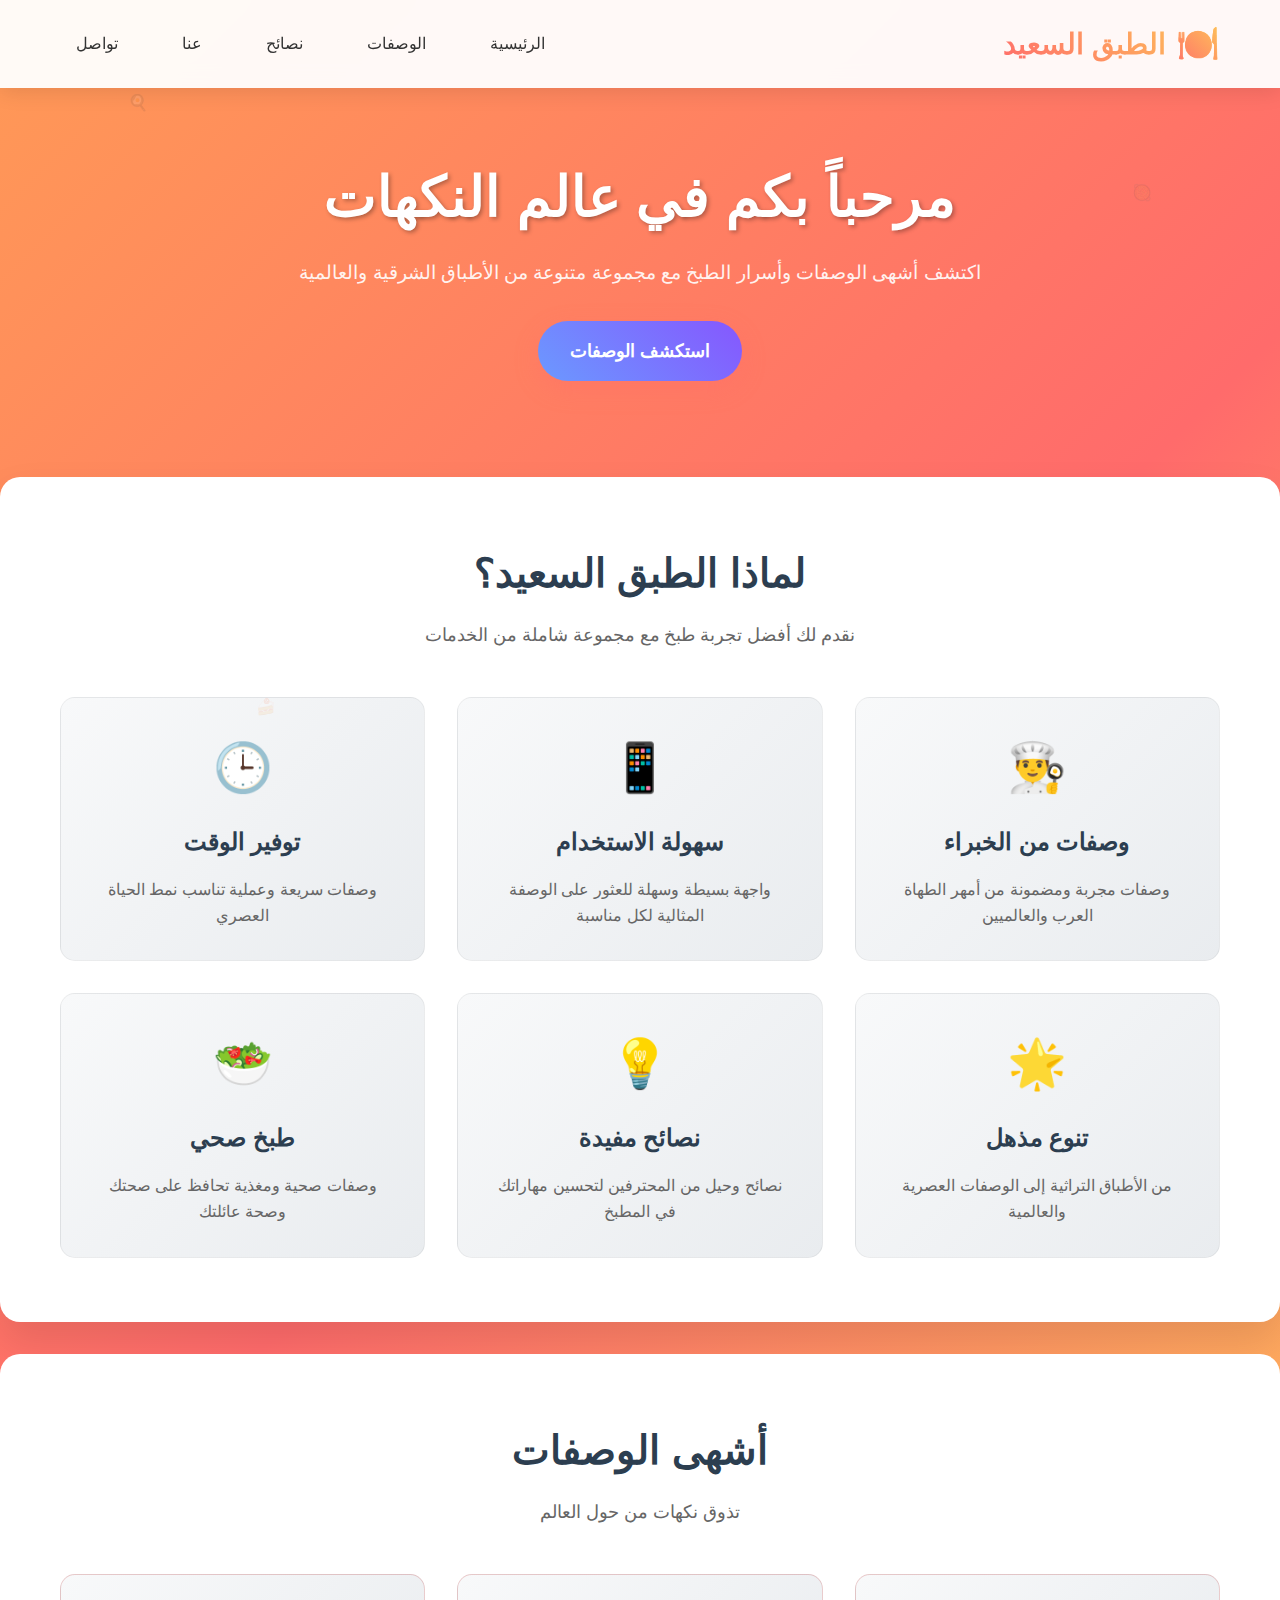
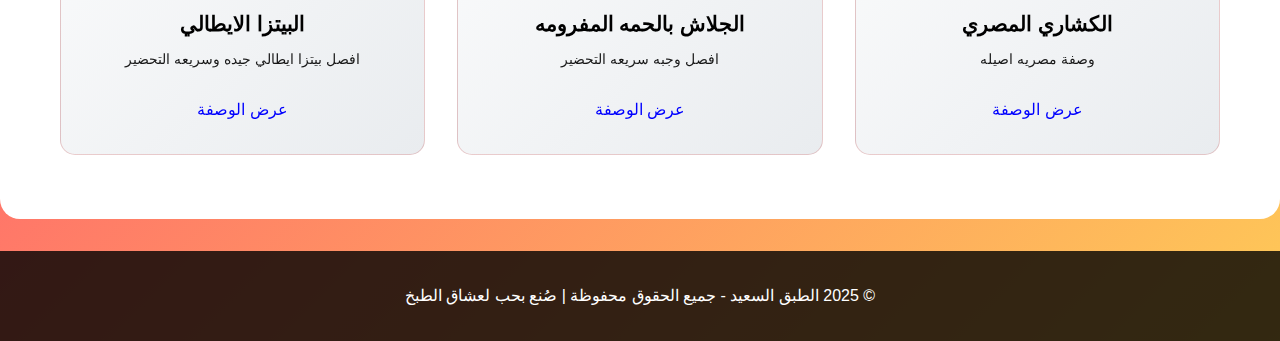
<file: index.html>
<!DOCTYPE html>
<html lang="ar" dir="rtl">
<head>
    <meta charset="UTF-8">
    <meta name="viewport" content="width=device-width, initial-scale=1.0">
    <link rel="stylesheet" href="index.css">
    <title>الطبق السعيد - عالم النكهات</title>
    <!-- Google tag (gtag.js) -->
<script async src="https://www.googletagmanager.com/gtag/js?id=G-W33KB7TM71"></script>
<script>
  window.dataLayer = window.dataLayer || [];
  function gtag(){dataLayer.push(arguments);}
  gtag('js', new Date());

  gtag('config', 'G-W33KB7TM71');
</script>
</head>
<body>
    <div class="floating-elements">
        <div class="floating-element">🍳</div>
        <div class="floating-element">🥘</div>
        <div class="floating-element">🍰</div>
    </div>

    <header>
        <nav class="container">
            <div class="logo">
                <span class="logo-icon">🍽️</span>
                <span>الطبق السعيد</span>
            </div>
            <ul class="nav-links">
                <li><a href="#home">الرئيسية</a></li>
                <li><a href="#recipes">الوصفات</a></li>
                <li><a href="#tips">نصائح</a></li>
                <li><a href="#about">عنا</a></li>
                <li><a href="#contact">تواصل</a></li>
            </ul>
        </nav>
    </header>

    <main>
        <section class="hero" id="home">
            <div class="container">
                <h1>مرحباً بكم في عالم النكهات</h1>
                <p>اكتشف أشهى الوصفات وأسرار الطبخ مع مجموعة متنوعة من الأطباق الشرقية والعالمية</p>
                <a href="#recipes" class="cta-button">استكشف الوصفات</a>
            </div>
        </section>

        <section class="features" id="features">
            <div class="container">
                <h2 class="section-title">لماذا الطبق السعيد؟</h2>
                <p class="section-subtitle">نقدم لك أفضل تجربة طبخ مع مجموعة شاملة من الخدمات</p>
                
                <div class="features-grid">
                    <div class="feature-card">
                        <span class="feature-icon">👨‍🍳</span>
                        <h3>وصفات من الخبراء</h3>
                        <p>وصفات مجربة ومضمونة من أمهر الطهاة العرب والعالميين</p>
                    </div>
                    
                    <div class="feature-card">
                        <span class="feature-icon">📱</span>
                        <h3>سهولة الاستخدام</h3>
                        <p>واجهة بسيطة وسهلة للعثور على الوصفة المثالية لكل مناسبة</p>
                    </div>
                    
                    <div class="feature-card">
                        <span class="feature-icon">🕒</span>
                        <h3>توفير الوقت</h3>
                        <p>وصفات سريعة وعملية تناسب نمط الحياة العصري</p>
                    </div>
                    
                    <div class="feature-card">
                        <span class="feature-icon">🌟</span>
                        <h3>تنوع مذهل</h3>
                        <p>من الأطباق التراثية إلى الوصفات العصرية والعالمية</p>
                    </div>
                    
                    <div class="feature-card">
                        <span class="feature-icon">💡</span>
                        <h3>نصائح مفيدة</h3>
                        <p>نصائح وحيل من المحترفين لتحسين مهاراتك في المطبخ</p>
                    </div>
                    
                    <div class="feature-card">
                        <span class="feature-icon">🥗</span>
                        <h3>طبخ صحي</h3>
                        <p>وصفات صحية ومغذية تحافظ على صحتك وصحة عائلتك</p>
                    </div>
                </div>
            </div>
        </section>

        <section class="recipes-preview" id="recipes">
            <div class="container">
                <h2 class="section-title">أشهى الوصفات</h2>
                <p class="section-subtitle">تذوق نكهات من حول العالم</p>
                
                <div class="recipes-grid">
                    <div class="recipe-card">
                        <h4> الكشاري المصري</h4>
                        <p>وصفة مصريه اصيله</p>
                        <br>
                        <a class="sho" href="elkoshary.html"> عرض الوصفة </a>
                    </div>
                    
                    <div class="recipe-card">
                        <h4>  الجلاش بالحمه المفرومه</h4>
                        <p>افصل وجبه سريعه التحضير</p>
                        <br>
                        <a class="sho" href="elgolash.html"> عرض الوصفة </a>
                    </div>
                    
                    <div class="recipe-card">
                        <h4> البيتزا الايطالي </h4>
                        <p> افصل بيتزا ايطالي جيده وسريعه التحضير </p>
                        <br>
                        <a class="sho" href="pitza.html"> عرض الوصفة </a>
                    </div>
                </div>
            </div>
        </section>
    </main>

    <footer>
        <div class="container">
            <p>&copy; 2025 الطبق السعيد - جميع الحقوق محفوظة | صُنع بحب لعشاق الطبخ</p>
        </div>
    </footer>
<script src="index.js"></script>
</body>

</html>
</file>
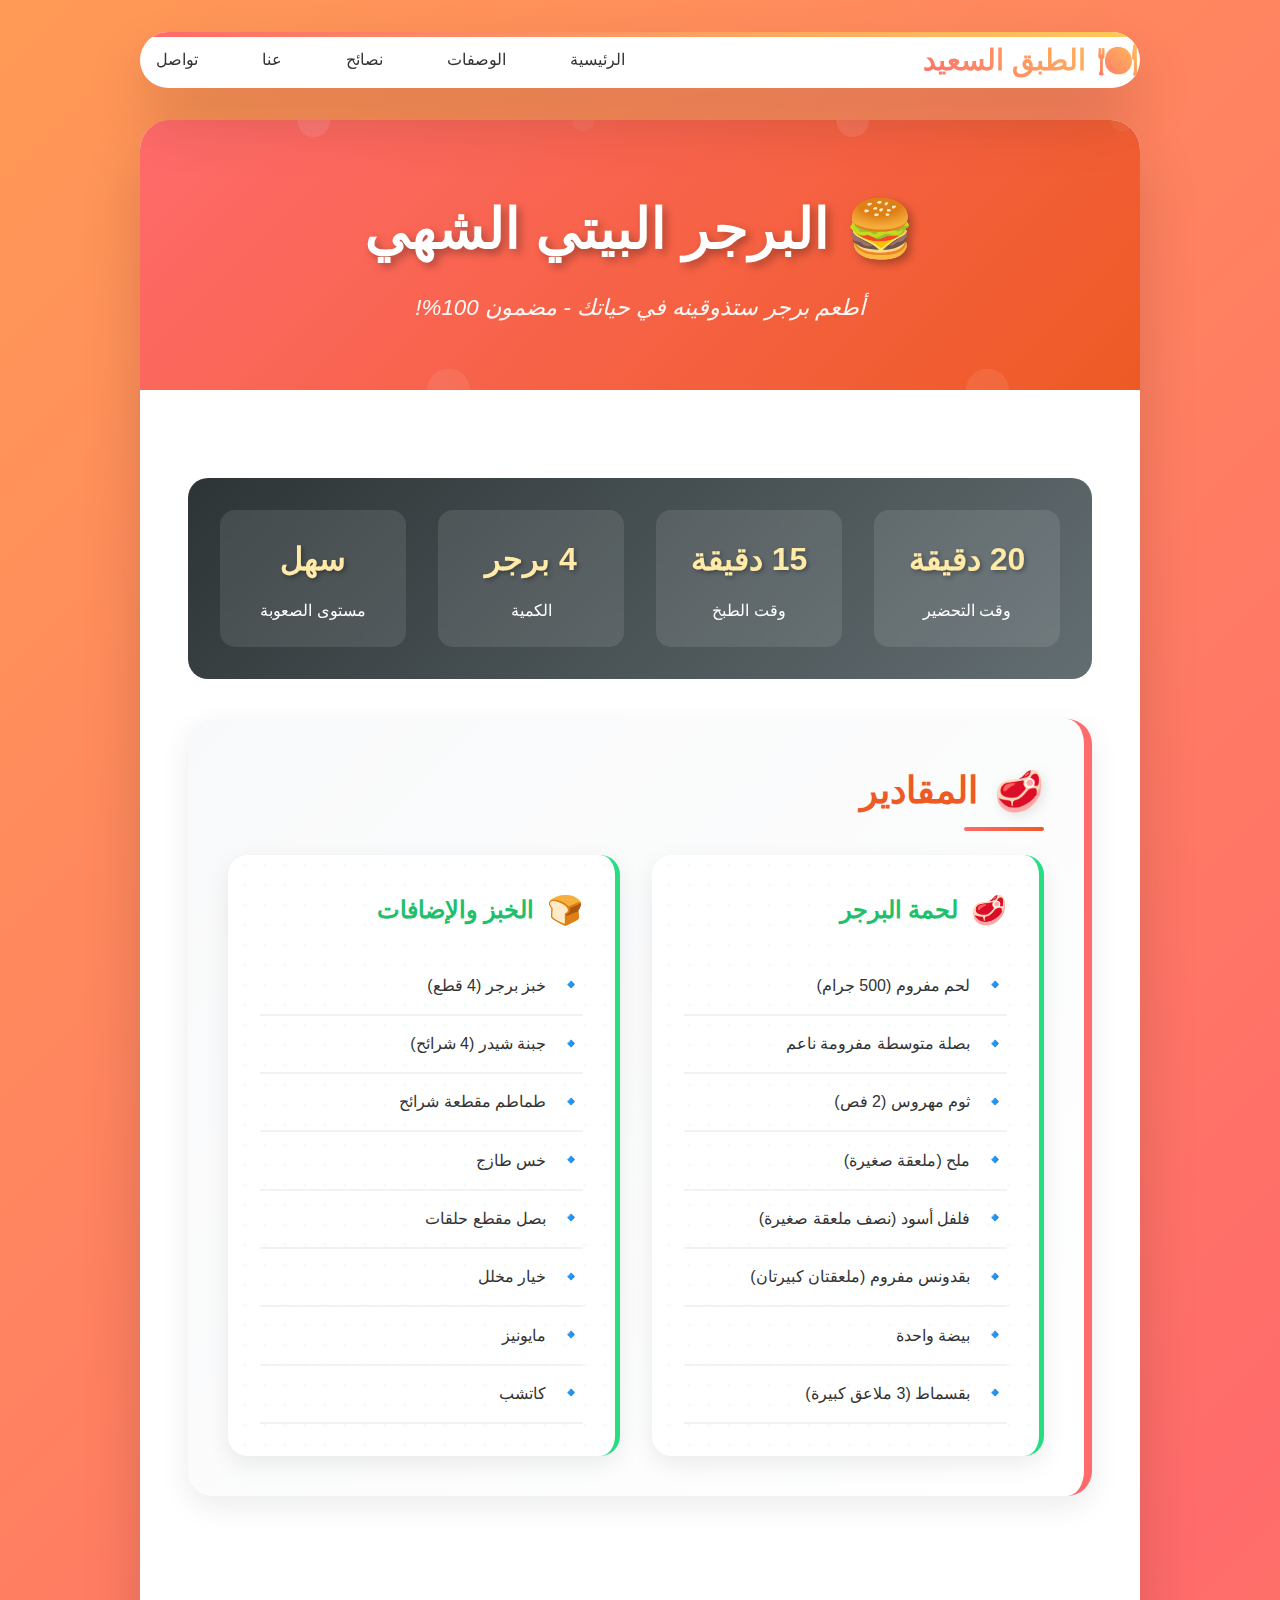
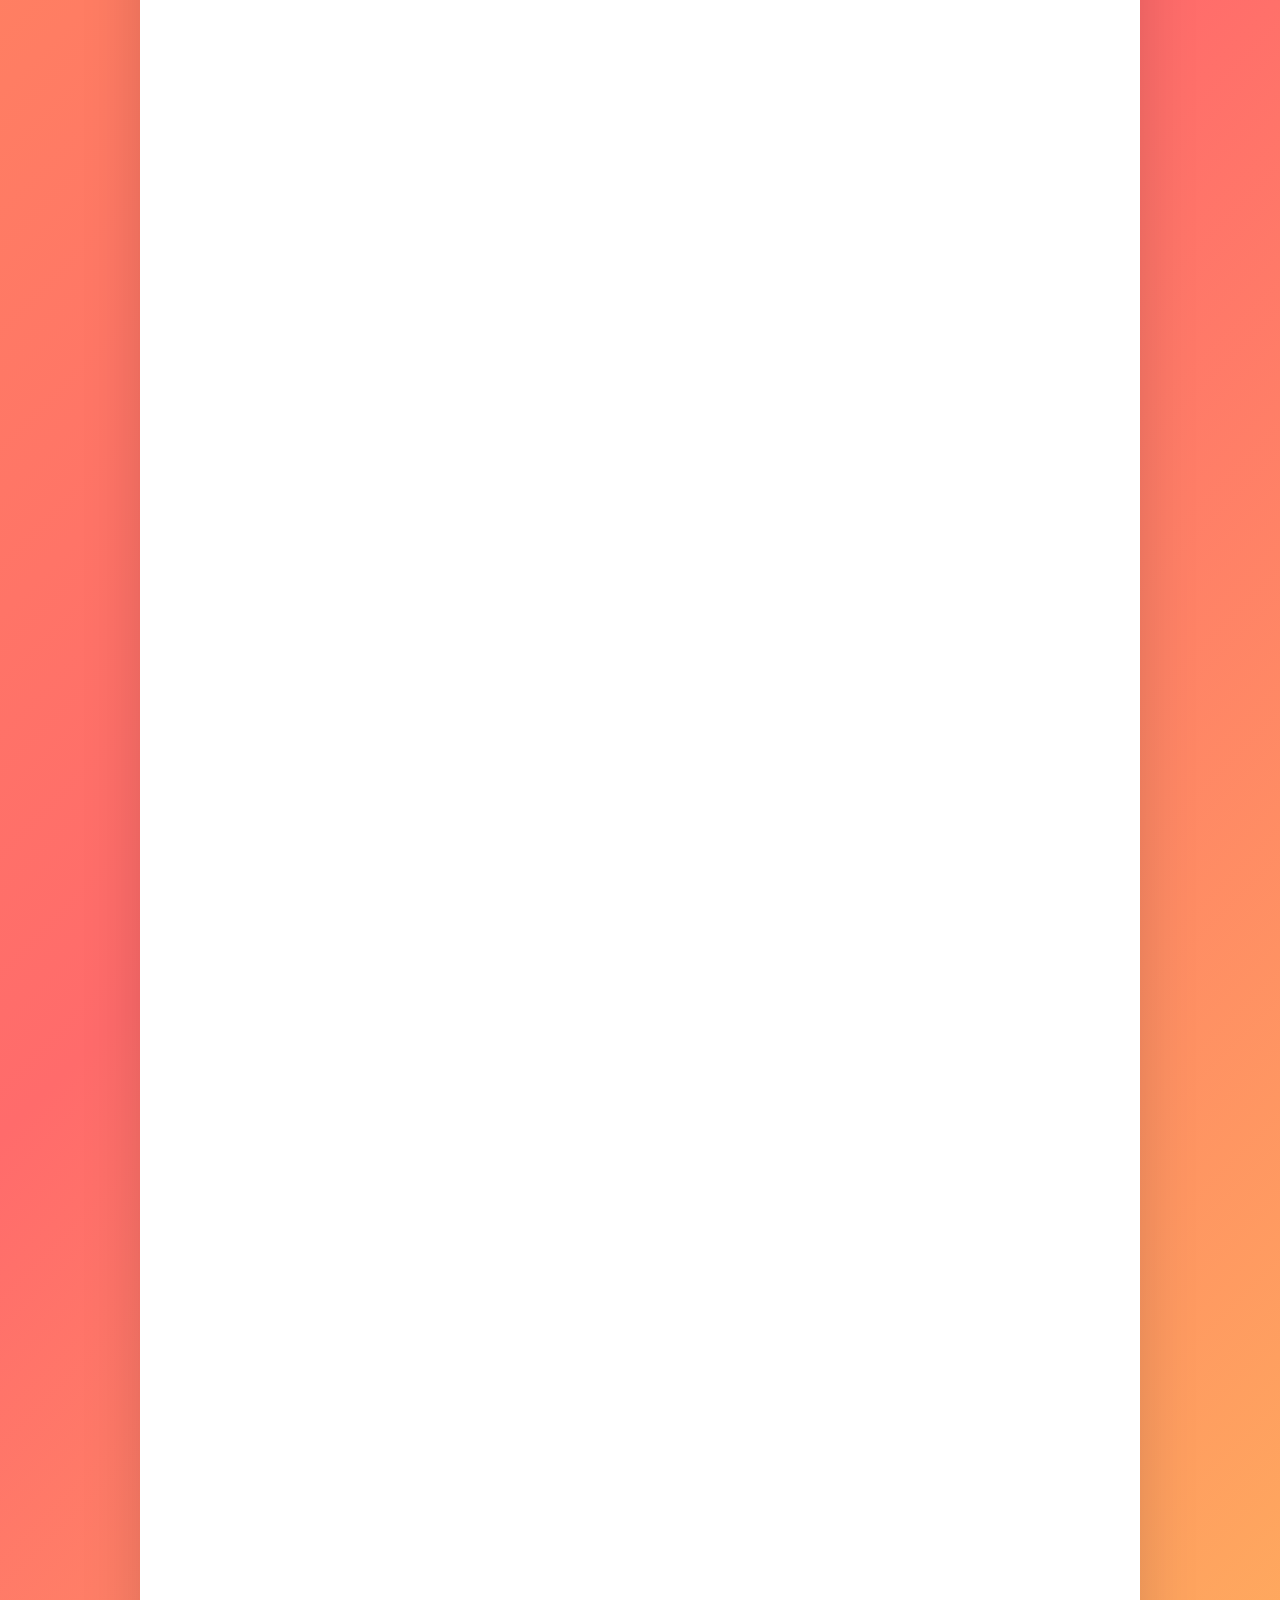
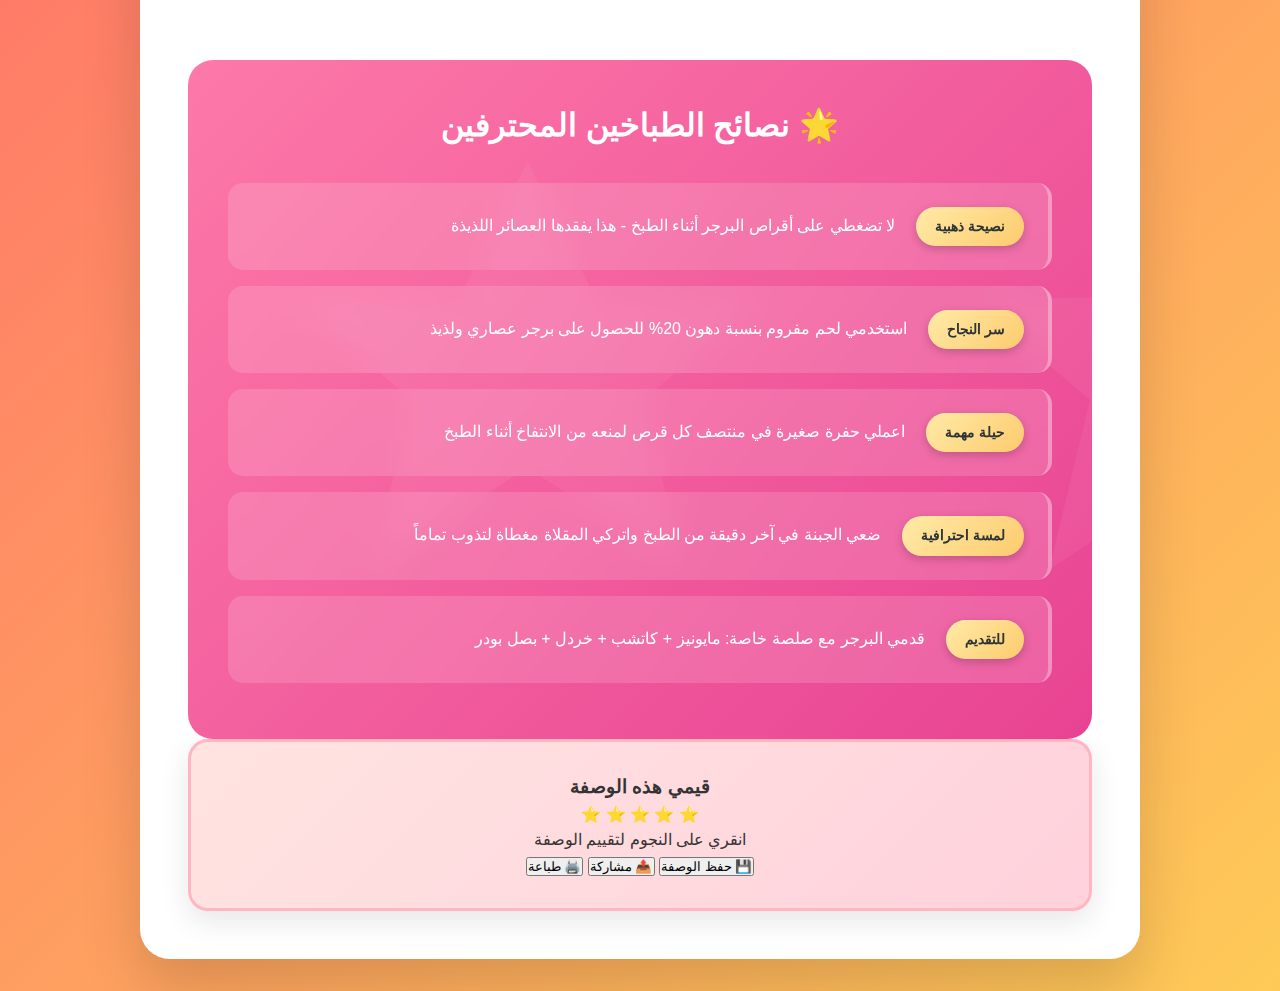
<file: elborgar.html>
<!DOCTYPE html>
<html lang="ar" dir="rtl">
<head>
  <script async src="https://pagead2.googlesyndication.com/pagead/js/adsbygoogle.js?client=ca-pub-1819241665997546"
     crossorigin="anonymous"></script>
  <title> البرجر البيتي  </title>
  <meta name="description" content="اكتشف أشهى الوصفات المصرية والعالمية، أكلات سريعة، وحلويات رائعة بخطوات سهلة وصور جذابة.">
  <meta name="keywords" content=" صفات, أكل, وصفات مصرية, حلويات, أكلات سريعة, وصفات صحية, البرجر البيتي">
  <meta name="author" content="الطبق السعيد">
  <link rel="stylesheet" href="elborgar.css">
</head>
<body>
    <header>
        <nav class="container">
            <div class="logo">
                <span class="logo-icon">🍽️</span>
                <span>الطبق السعيد</span>
            </div>
            <ul class="nav-links">
                <li><a href="index.html">الرئيسية</a></li>
                <li><a href="#recipes">الوصفات</a></li>
                <li><a href="#tips">نصائح</a></li>
                <li><a href="#about">عنا</a></li>
                <li><a href="#contact">تواصل</a></li>
            </ul>
        </nav>
    </header>
    <div class="container">
        <div class="header">
            <h1>🍔 البرجر البيتي الشهي</h1>
            <p>أطعم برجر ستذوقينه في حياتك - مضمون 100%!</p>
        </div>
        
        <div class="content">
            <div class="cooking-stats">
                <div class="stat-item">
                    <span class="stat-value">20 دقيقة</span>
                    <div>وقت التحضير</div>
                </div>
                <div class="stat-item">
                    <span class="stat-value">15 دقيقة</span>
                    <div>وقت الطبخ</div>
                </div>
                <div class="stat-item">
                    <span class="stat-value">4 برجر</span>
                    <div>الكمية</div>
                </div>
                <div class="stat-item">
                    <span class="stat-value">سهل</span>
                    <div>مستوى الصعوبة</div>
                </div>
            </div>

            <div class="section">
                <h2><span class="icon">🥩</span> المقادير</h2>
                <div class="ingredients-container">
                    <div class="ingredient-group">
                        <h3 data-emoji="🥩">لحمة البرجر</h3>
                        <ul class="ingredient-list">
                            <li class="ingredient-item">لحم مفروم (500 جرام)</li>
                            <li class="ingredient-item">بصلة متوسطة مفرومة ناعم</li>
                            <li class="ingredient-item">ثوم مهروس (2 فص)</li>
                            <li class="ingredient-item">ملح (ملعقة صغيرة)</li>
                            <li class="ingredient-item">فلفل أسود (نصف ملعقة صغيرة)</li>
                            <li class="ingredient-item">بقدونس مفروم (ملعقتان كبيرتان)</li>
                            <li class="ingredient-item">بيضة واحدة</li>
                            <li class="ingredient-item">بقسماط (3 ملاعق كبيرة)</li>
                        </ul>
                    </div>
                    
                    <div class="ingredient-group">
                        <h3 data-emoji="🍞">الخبز والإضافات</h3>
                        <ul class="ingredient-list">
                            <li class="ingredient-item">خبز برجر (4 قطع)</li>
                            <li class="ingredient-item">جبنة شيدر (4 شرائح)</li>
                            <li class="ingredient-item">طماطم مقطعة شرائح</li>
                            <li class="ingredient-item">خس طازج</li>
                            <li class="ingredient-item">بصل مقطع حلقات</li>
                            <li class="ingredient-item">خيار مخلل</li>
                            <li class="ingredient-item">مايونيز</li>
                            <li class="ingredient-item">كاتشب</li>
                        </ul>
                    </div>
                </div>
            </div>

            <div class="section">
                <h2><span class="icon">👨‍🍳</span> طريقة التحضير</h2>
                <div class="steps-container">
                    <div class="step">
                        <h3>تحضير خلطة اللحمة</h3>
                        <p>في وعاء كبير، ضعي اللحم المفروم مع البصل المفروم والثوم والملح والفلفل الأسود والبقدونس. أضيفي البيضة والبقسماط واخلطي جميع المكونات جيداً حتى تتماسك الخلطة. اتركي الخلطة ترتاح في الثلاجة لمدة 15 دقيقة.</p>
                    </div>
                    
                    <div class="step">
                        <h3>تشكيل أقراص البرجر</h3>
                        <p>قسمي الخلطة إلى 4 أجزاء متساوية. بللي يديك بالماء وشكلي كل جزء على هيئة قرص دائري بسماكة حوالي 2 سم. تأكدي من أن الأقراص متساوية في الحجم للحصول على طبخ متجانس.</p>
                    </div>
                    
                    <div class="step">
                        <h3>طبخ أقراص البرجر</h3>
                        <p>سخني مقلاة غير لاصقة أو شواية على نار متوسطة-عالية. ضعي أقراص البرجر واتركيها تطبخ لمدة 4-5 دقائق من كل جهة. في الدقيقة الأخيرة، ضعي شريحة جبنة على كل قرص لتذوب.</p>
                    </div>
                    
                    <div class="step">
                        <h3>تحضير الخبز</h3>
                        <p>اقطعي خبز البرجر من المنتصف وحمصيه قليلاً في المقلاة أو على الشواية حتى يصبح ذهبي اللون ومقرمش قليلاً. هذا يمنع الخبز من أن يصبح طرياً من العصائر.</p>
                    </div>
                    
                    <div class="step">
                        <h3>تجميع البرجر</h3>
                        <p>ادهني الجزء السفلي من الخبز بالمايونيز، ضعي ورقة خس، ثم قرص البرجر مع الجبنة الذائبة، أضيفي شرائح الطماطم وحلقات البصل والخيار المخلل. ادهني الجزء العلوي من الخبز بالكاتشب.</p>
                    </div>
                    
                    <div class="step">
                        <h3>التقديم</h3>
                        <p>غطي البرجر بالجزء العلوي من الخبز واضغطي برفق. قدمي البرجر فوراً مع البطاطس المقلية أو السلطة. يُفضل تناوله ساخناً للاستمتاع بأفضل طعم ونكهة.</p>
                    </div>
                </div>
            </div>

            <div class="pro-tips">
                <h3>🌟 نصائح الطباخين المحترفين</h3>
                <div class="tip-card">
                    <span class="pro-badge">نصيحة ذهبية</span>
                    لا تضغطي على أقراص البرجر أثناء الطبخ - هذا يفقدها العصائر اللذيذة
                </div>
                <div class="tip-card">
                    <span class="pro-badge">سر النجاح</span>
                    استخدمي لحم مفروم بنسبة دهون 20% للحصول على برجر عصاري ولذيذ
                </div>
                <div class="tip-card">
                    <span class="pro-badge">حيلة مهمة</span>
                    اعملي حفرة صغيرة في منتصف كل قرص لمنعه من الانتفاخ أثناء الطبخ
                </div>
                <div class="tip-card">
                    <span class="pro-badge">لمسة احترافية</span>
                    ضعي الجبنة في آخر دقيقة من الطبخ واتركي المقلاة مغطاة لتذوب تماماً
                </div>
                <div class="tip-card">
                    <span class="pro-badge">للتقديم</span>
                    قدمي البرجر مع صلصة خاصة: مايونيز + كاتشب + خردل + بصل بودر
                </div>
            </div>
<div class="rating-section">
            <h3>قيمي هذه الوصفة</h3>
            <div class="stars" id="ratingStars">
                <span class="star" data-rating="1">⭐</span>
                <span class="star" data-rating="2">⭐</span>
                <span class="star" data-rating="3">⭐</span>
                <span class="star" data-rating="4">⭐</span>
                <span class="star" data-rating="5">⭐</span>
            </div>
            <div class="rating-text" id="ratingText">انقري على النجوم لتقييم الوصفة</div>
            <div class="action-buttons">
                <button class="btn btn-save" onclick="saveRecipe()">
                    💾 حفظ الوصفة
                </button>
                <button class="btn btn-share" onclick="shareRecipe()">
                    📤 مشاركة
                </button>
                <button class="btn btn-print" onclick="printRecipe()">
                    🖨️ طباعة
                </button>
            </div>
        </div>
    </div>

<script src="elborgar.js"></script>
</body>

</html>
</file>
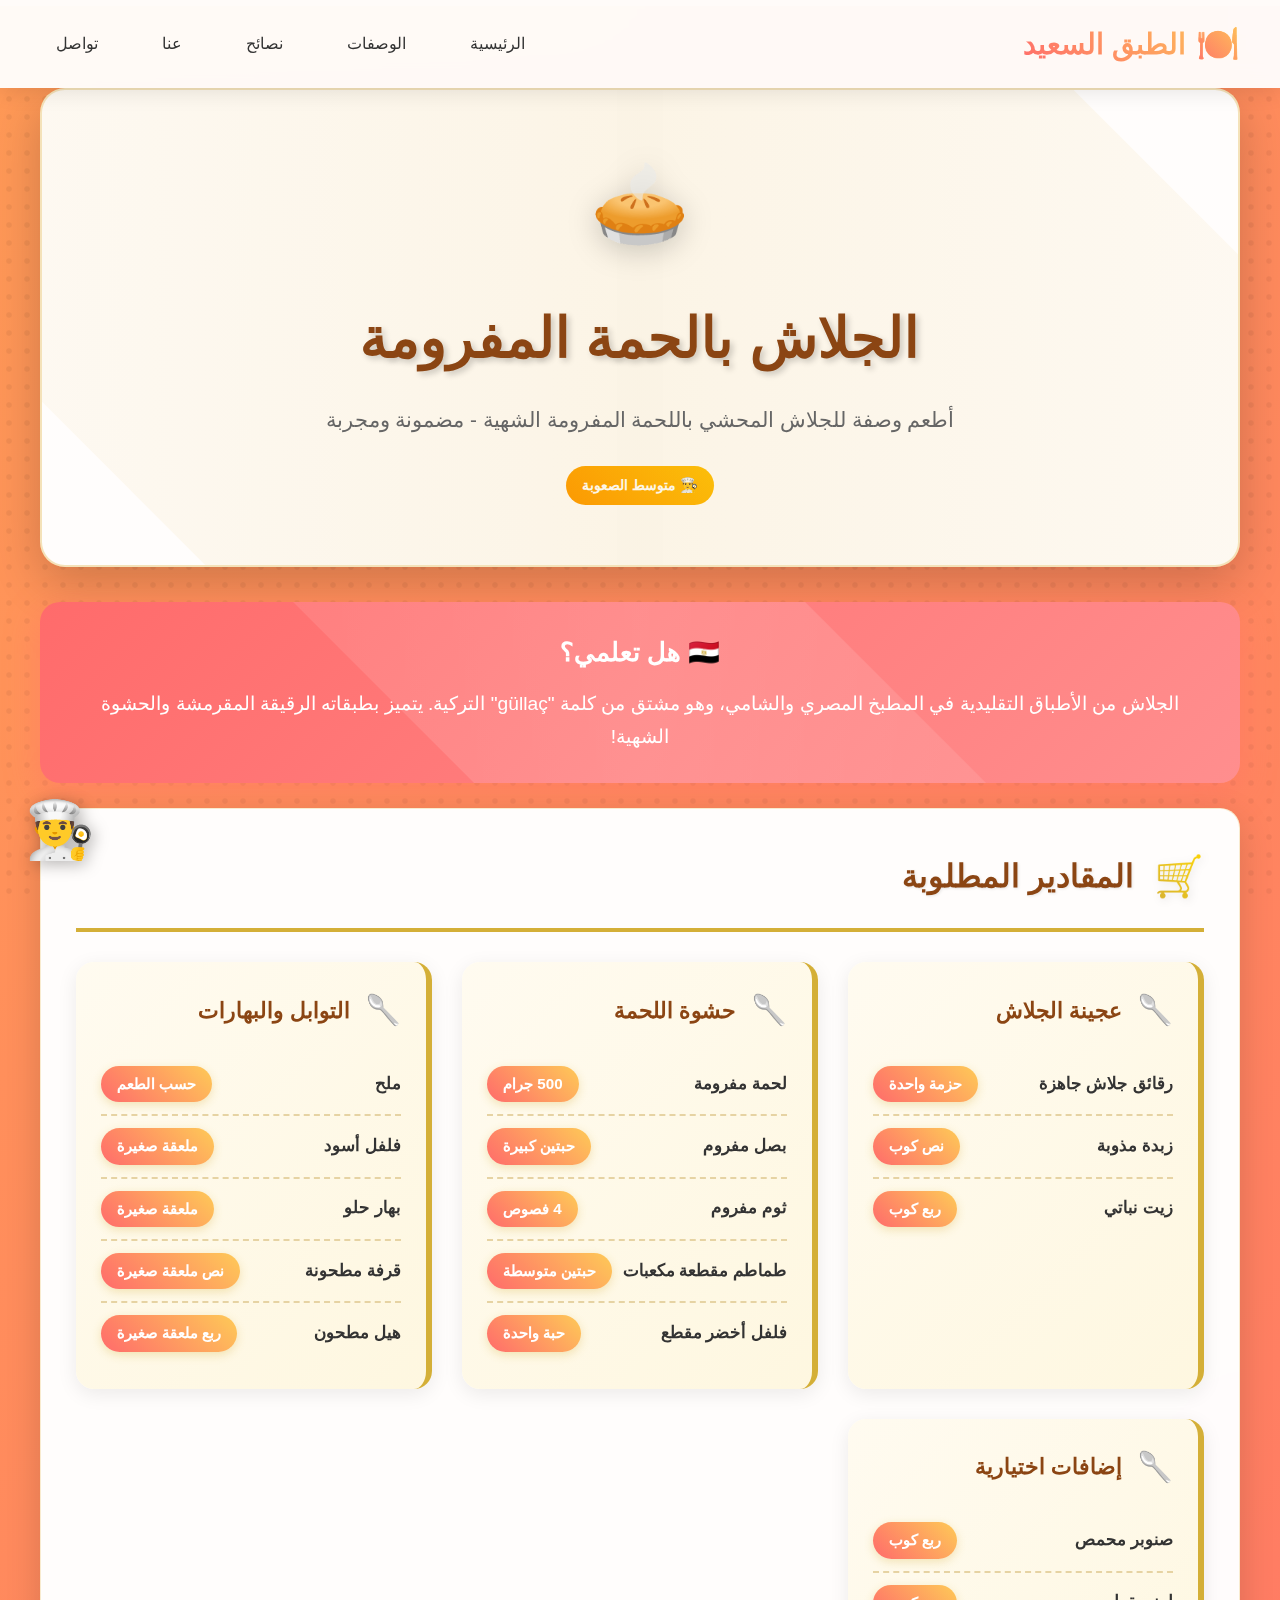
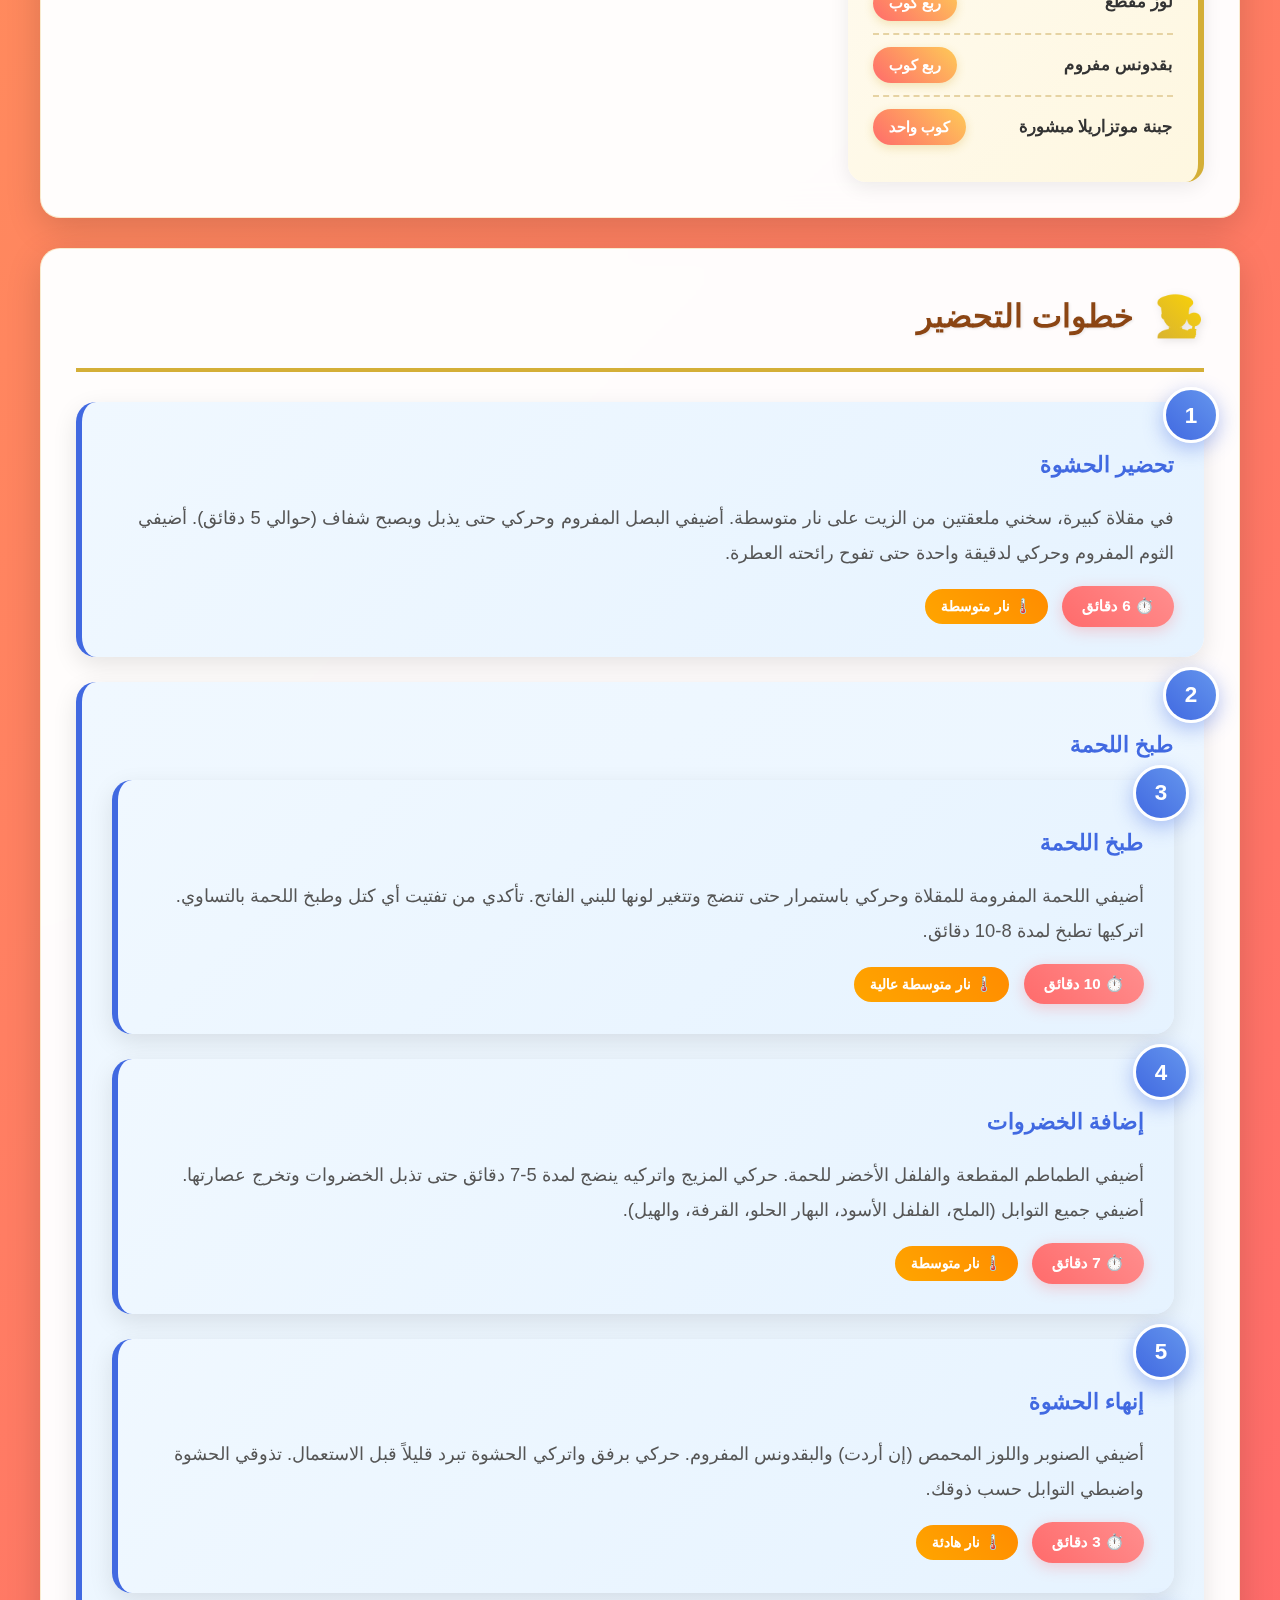
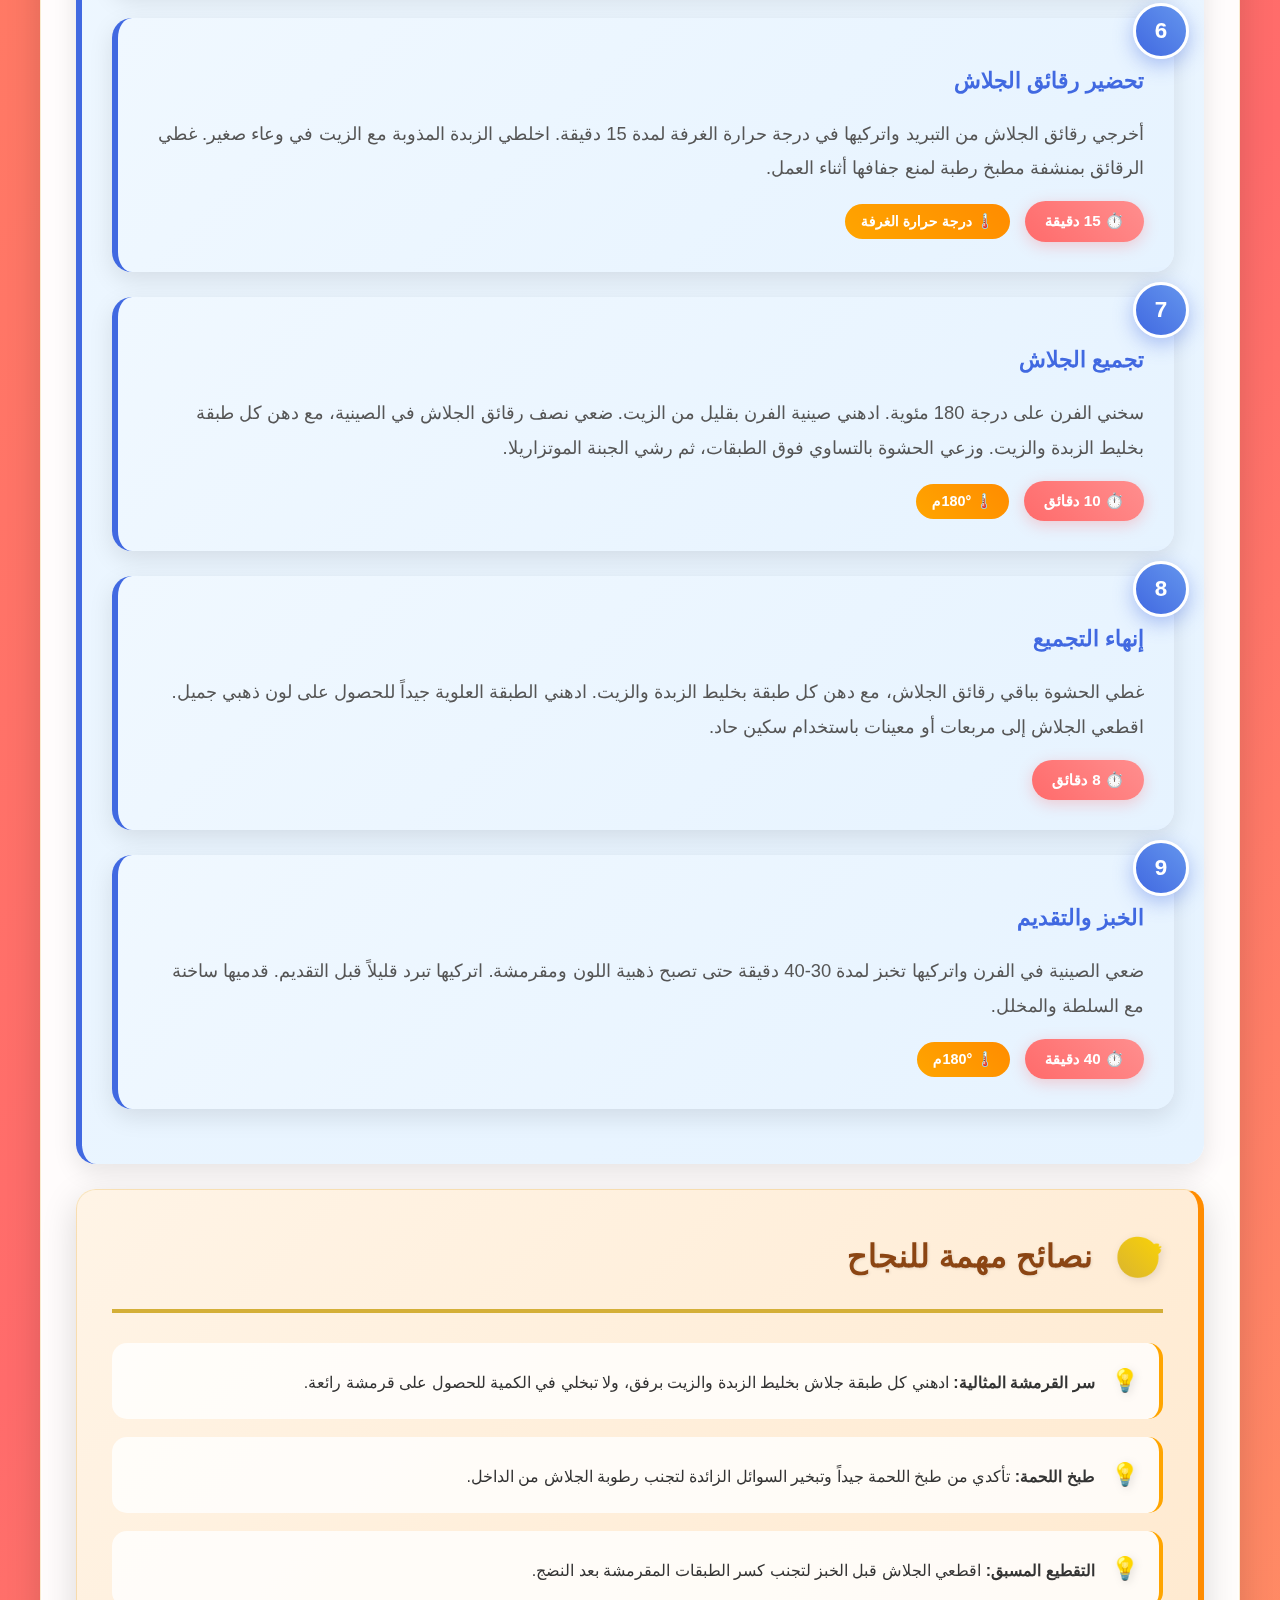
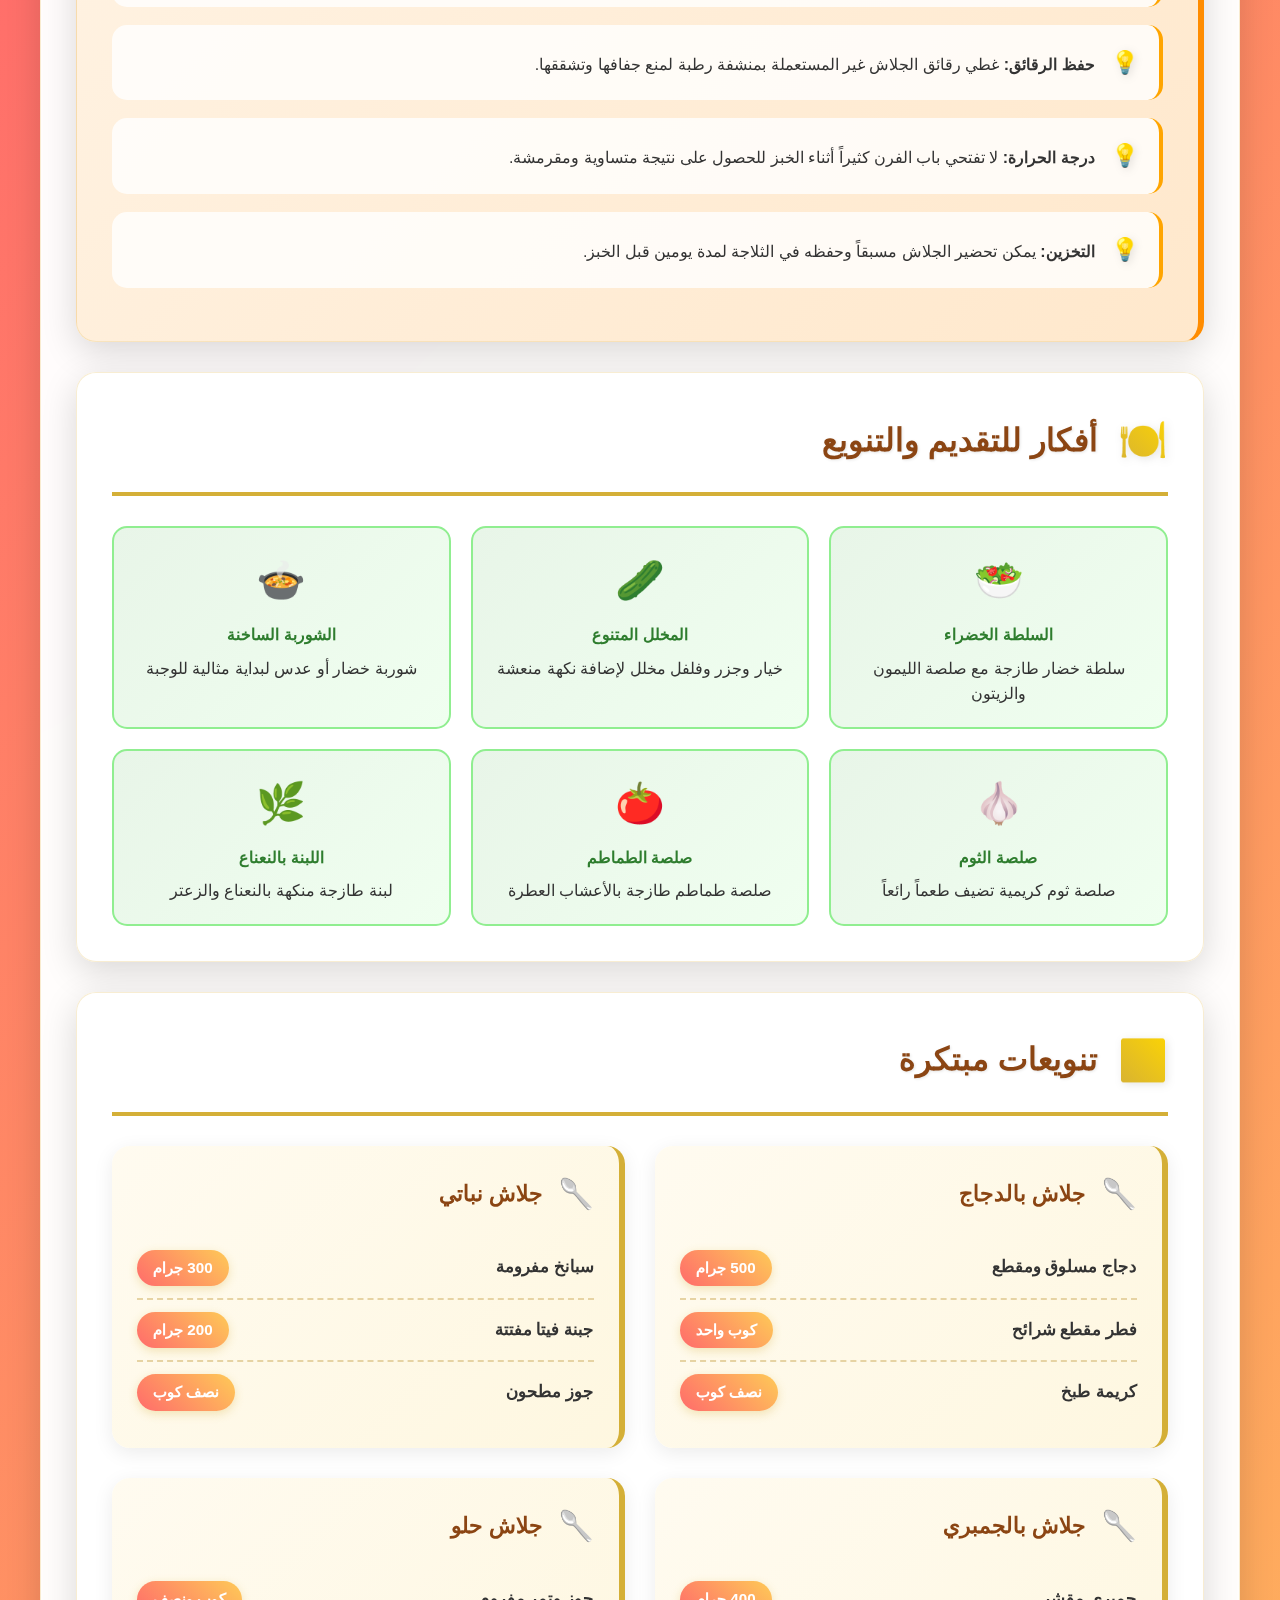
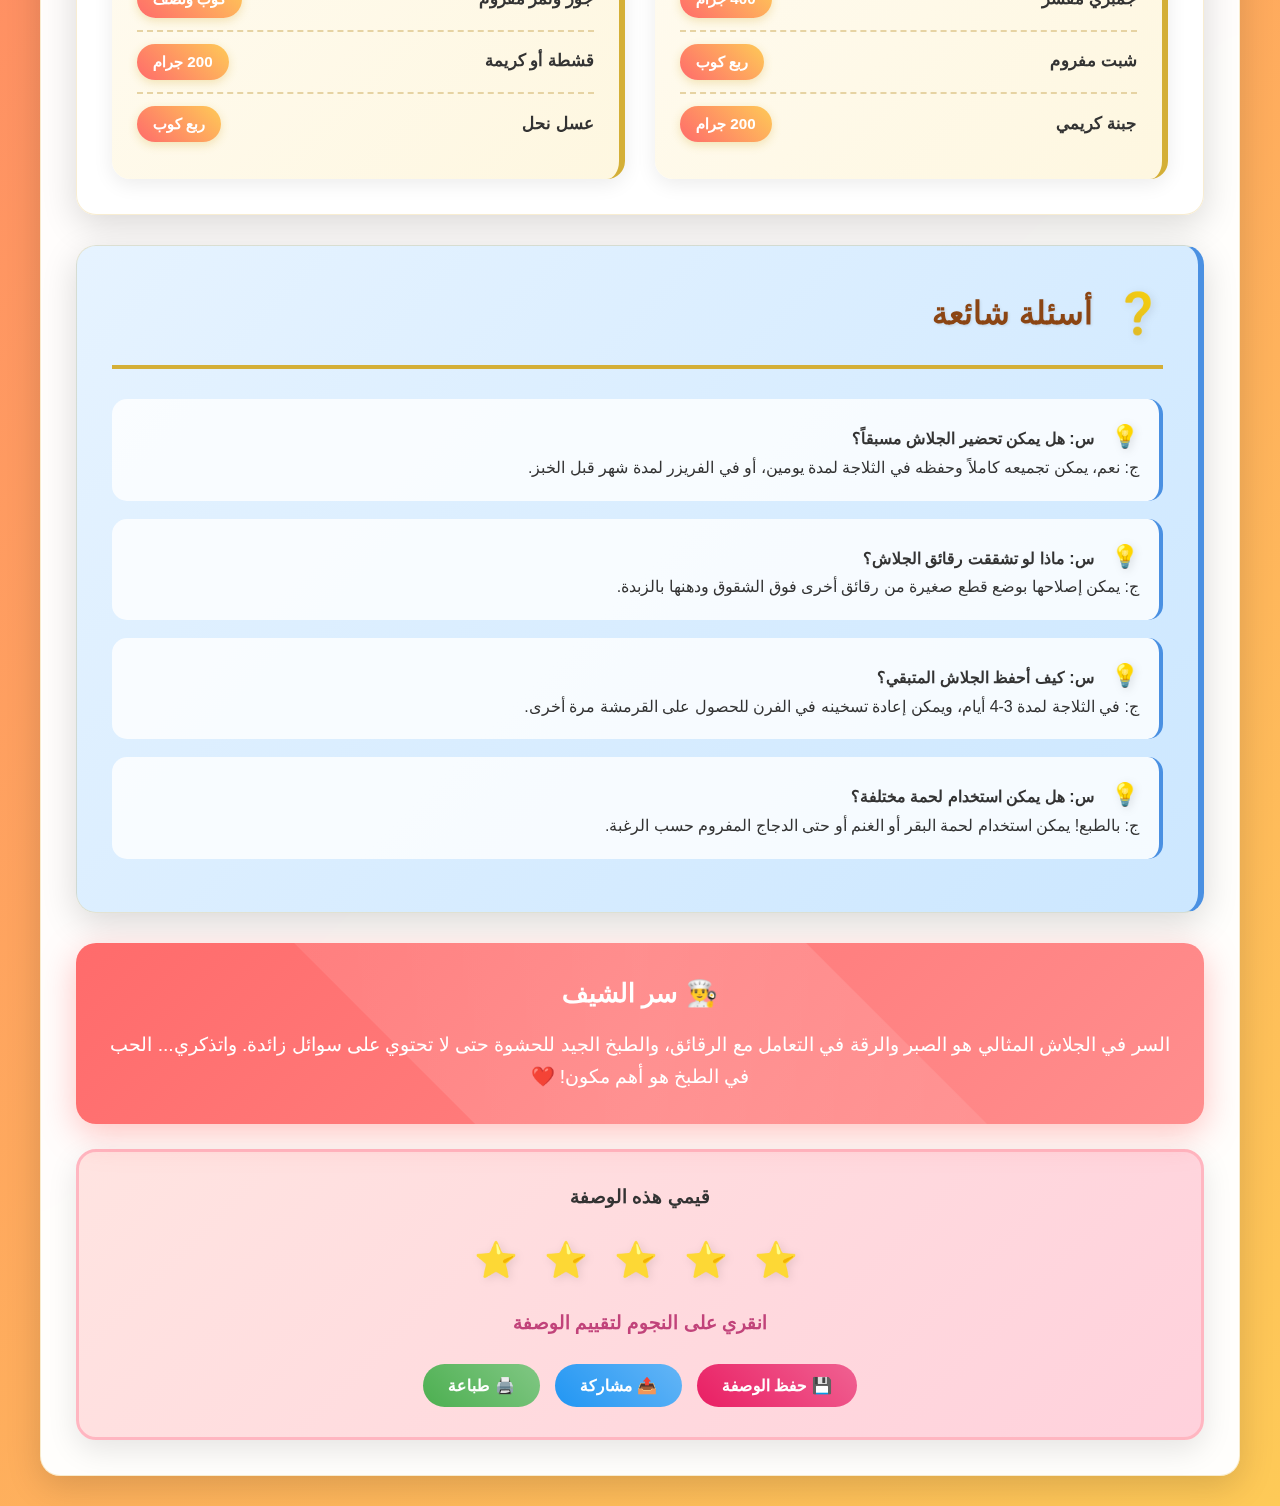
<file: elgolash.html>
<!DOCTYPE html>
<html lang="ar" dir="rtl">
<head>
    <script async src="https://pagead2.googlesyndication.com/pagead/js/adsbygoogle.js?client=ca-pub-1819241665997546"
     crossorigin="anonymous"></script>
    <meta charset="UTF-8">
    <meta name="viewport" content="width=device-width, initial-scale=1.0">
    <link rel="stylesheet" href="elgolash.css">
    <title>طريقة عمل الجلاش بالحمة المفرومة الشهي</title>
  
</head>
<body>
    <div class="scroll-indicator">
        <div class="scroll-progress" id="scrollProgress"></div>
    </div>

    <div class="floating-chef" onclick="scrollToTop()" title="العودة للأعلى">
        👨‍🍳
    </div>
    <header>
        <nav class="container">
            <div class="logo">
                <span class="logo-icon">🍽️</span>
                <span>الطبق السعيد</span>
            </div>
            <ul class="nav-links">
                <li><a href="index.html">الرئيسية</a></li>
                <li><a href="#recipes">الوصفات</a></li>
                <li><a href="#tips">نصائح</a></li>
                <li><a href="#about">عنا</a></li>
                <li><a href="#contact">تواصل</a></li>
            </ul>
        </nav>
    </header>

    <div class="container">
        <div class="header">
            <span class="recipe-icon">🥧</span>
            <h1>الجلاش بالحمة المفرومة</h1>
            <p>أطعم وصفة للجلاش المحشي باللحمة المفرومة الشهية - مضمونة ومجربة</p>
            <span class="difficulty-badge">👨‍🍳 متوسط الصعوبة</span>
        </div>

        

        <div class="fun-fact">
            <h3>🇪🇬 هل تعلمي؟</h3>
            <p>الجلاش من الأطباق التقليدية في المطبخ المصري والشامي، وهو مشتق من كلمة "güllaç" التركية. يتميز بطبقاته الرقيقة المقرمشة والحشوة الشهية!</p>
        </div>

        <div class="section">
            <div class="section-header">
                <span class="section-icon">🛒</span>
                <h2 class="section-title">المقادير المطلوبة</h2>
            </div>
            <div class="ingredients-grid">
                <div class="ingredient-category">
                    <h4>عجينة الجلاش</h4>
                    <ul class="ingredient-list">
                        <li>
                            <span class="ingredient-name">رقائق جلاش جاهزة</span>
                            <span class="ingredient-amount">حزمة واحدة</span>
                        </li>
                        <li>
                            <span class="ingredient-name">زبدة مذوبة</span>
                            <span class="ingredient-amount">نص كوب</span>
                        </li>
                        <li>
                            <span class="ingredient-name">زيت نباتي</span>
                            <span class="ingredient-amount">ربع كوب</span>
                        </li>
                    </ul>
                </div>
                
                <div class="ingredient-category">
                    <h4>حشوة اللحمة</h4>
                    <ul class="ingredient-list">
                        <li>
                            <span class="ingredient-name">لحمة مفرومة</span>
                            <span class="ingredient-amount">500 جرام</span>
                        </li>
                        <li>
                            <span class="ingredient-name">بصل مفروم</span>
                            <span class="ingredient-amount">حبتين كبيرة</span>
                        </li>
                        <li>
                            <span class="ingredient-name">ثوم مفروم</span>
                            <span class="ingredient-amount">4 فصوص</span>
                        </li>
                        <li>
                            <span class="ingredient-name">طماطم مقطعة مكعبات</span>
                            <span class="ingredient-amount">حبتين متوسطة</span>
                        </li>
                        <li>
                            <span class="ingredient-name">فلفل أخضر مقطع</span>
                            <span class="ingredient-amount">حبة واحدة</span>
                        </li>
                    </ul>
                </div>

                <div class="ingredient-category">
                    <h4>التوابل والبهارات</h4>
                    <ul class="ingredient-list">
                        <li>
                            <span class="ingredient-name">ملح</span>
                            <span class="ingredient-amount">حسب الطعم</span>
                        </li>
                        <li>
                            <span class="ingredient-name">فلفل أسود</span>
                            <span class="ingredient-amount">ملعقة صغيرة</span>
                        </li>
                        <li>
                            <span class="ingredient-name">بهار حلو</span>
                            <span class="ingredient-amount">ملعقة صغيرة</span>
                        </li>
                        <li>
                            <span class="ingredient-name">قرفة مطحونة</span>
                            <span class="ingredient-amount">نص ملعقة صغيرة</span>
                        </li>
                        <li>
                            <span class="ingredient-name">هيل مطحون</span>
                            <span class="ingredient-amount">ربع ملعقة صغيرة</span>
                        </li>
                    </ul>
                </div>

                <div class="ingredient-category">
                    <h4>إضافات اختيارية</h4>
                    <ul class="ingredient-list">
                        <li>
                            <span class="ingredient-name">صنوبر محمص</span>
                            <span class="ingredient-amount">ربع كوب</span>
                        </li>
                        <li>
                            <span class="ingredient-name">لوز مقطع</span>
                            <span class="ingredient-amount">ربع كوب</span>
                        </li>
                        <li>
                            <span class="ingredient-name">بقدونس مفروم</span>
                            <span class="ingredient-amount">ربع كوب</span>
                        </li>
                        <li>
                            <span class="ingredient-name">جبنة موتزاريلا مبشورة</span>
                            <span class="ingredient-amount">كوب واحد</span>
                        </li>
                    </ul>
                </div>
            </div>
        </div>

        <div class="section">
            <div class="section-header">
                <span class="section-icon">👨‍🍳</span>
                <h2 class="section-title">خطوات التحضير</h2>
            </div>
            <div class="steps-container">
                <div class="step">
                    <h4>تحضير الحشوة</h4>
                    <p>في مقلاة كبيرة، سخني ملعقتين من الزيت على نار متوسطة. أضيفي البصل المفروم وحركي حتى يذبل ويصبح شفاف (حوالي 5 دقائق). أضيفي الثوم المفروم وحركي لدقيقة واحدة حتى تفوح رائحته العطرة.</p>
                    <span class="cooking-time">⏱️ 6 دقائق</span>
                    <span class="temperature-indicator">🌡️ نار متوسطة</span>
                </div>

                <div class="step">
                    <h4>طبخ اللحمة</h4>
                <div class="step">
                    <h4>طبخ اللحمة</h4>
                    <p>أضيفي اللحمة المفرومة للمقلاة وحركي باستمرار حتى تنضج وتتغير لونها للبني الفاتح. تأكدي من تفتيت أي كتل وطبخ اللحمة بالتساوي. اتركيها تطبخ لمدة 8-10 دقائق.</p>
                    <span class="cooking-time">⏱️ 10 دقائق</span>
                    <span class="temperature-indicator">🌡️ نار متوسطة عالية</span>
                </div>

                <div class="step">
                    <h4>إضافة الخضروات</h4>
                    <p>أضيفي الطماطم المقطعة والفلفل الأخضر للحمة. حركي المزيج واتركيه ينضج لمدة 5-7 دقائق حتى تذبل الخضروات وتخرج عصارتها. أضيفي جميع التوابل (الملح، الفلفل الأسود، البهار الحلو، القرفة، والهيل).</p>
                    <span class="cooking-time">⏱️ 7 دقائق</span>
                    <span class="temperature-indicator">🌡️ نار متوسطة</span>
                </div>

                <div class="step">
                    <h4>إنهاء الحشوة</h4>
                    <p>أضيفي الصنوبر واللوز المحمص (إن أردت) والبقدونس المفروم. حركي برفق واتركي الحشوة تبرد قليلاً قبل الاستعمال. تذوقي الحشوة واضبطي التوابل حسب ذوقك.</p>
                    <span class="cooking-time">⏱️ 3 دقائق</span>
                    <span class="temperature-indicator">🌡️ نار هادئة</span>
                </div>

                <div class="step">
                    <h4>تحضير رقائق الجلاش</h4>
                    <p>أخرجي رقائق الجلاش من التبريد واتركيها في درجة حرارة الغرفة لمدة 15 دقيقة. اخلطي الزبدة المذوبة مع الزيت في وعاء صغير. غطي الرقائق بمنشفة مطبخ رطبة لمنع جفافها أثناء العمل.</p>
                    <span class="cooking-time">⏱️ 15 دقيقة</span>
                    <span class="temperature-indicator">🌡️ درجة حرارة الغرفة</span>
                </div>

                <div class="step">
                    <h4>تجميع الجلاش</h4>
                    <p>سخني الفرن على درجة 180 مئوية. ادهني صينية الفرن بقليل من الزيت. ضعي نصف رقائق الجلاش في الصينية، مع دهن كل طبقة بخليط الزبدة والزيت. وزعي الحشوة بالتساوي فوق الطبقات، ثم رشي الجبنة الموتزاريلا.</p>
                    <span class="cooking-time">⏱️ 10 دقائق</span>
                    <span class="temperature-indicator">🌡️ 180°م</span>
                </div>

                <div class="step">
                    <h4>إنهاء التجميع</h4>
                    <p>غطي الحشوة بباقي رقائق الجلاش، مع دهن كل طبقة بخليط الزبدة والزيت. ادهني الطبقة العلوية جيداً للحصول على لون ذهبي جميل. اقطعي الجلاش إلى مربعات أو معينات باستخدام سكين حاد.</p>
                    <span class="cooking-time">⏱️ 8 دقائق</span>
                </div>

                <div class="step">
                    <h4>الخبز والتقديم</h4>
                    <p>ضعي الصينية في الفرن واتركيها تخبز لمدة 30-40 دقيقة حتى تصبح ذهبية اللون ومقرمشة. اتركيها تبرد قليلاً قبل التقديم. قدميها ساخنة مع السلطة والمخلل.</p>
                    <span class="cooking-time">⏱️ 40 دقيقة</span>
                    <span class="temperature-indicator">🌡️ 180°م</span>
                </div>
            </div>
        </div>

        <div class="section tips-section">
            <div class="section-header">
                <span class="section-icon">🎯</span>
                <h2 class="section-title">نصائح مهمة للنجاح</h2>
            </div>
            <div class="tip">
                <strong>سر القرمشة المثالية:</strong> ادهني كل طبقة جلاش بخليط الزبدة والزيت برفق، ولا تبخلي في الكمية للحصول على قرمشة رائعة.
            </div>
            <div class="tip">
                <strong>طبخ اللحمة:</strong> تأكدي من طبخ اللحمة جيداً وتبخير السوائل الزائدة لتجنب رطوبة الجلاش من الداخل.
            </div>
            <div class="tip">
                <strong>التقطيع المسبق:</strong> اقطعي الجلاش قبل الخبز لتجنب كسر الطبقات المقرمشة بعد النضج.
            </div>
            <div class="tip">
                <strong>حفظ الرقائق:</strong> غطي رقائق الجلاش غير المستعملة بمنشفة رطبة لمنع جفافها وتشققها.
            </div>
            <div class="tip">
                <strong>درجة الحرارة:</strong> لا تفتحي باب الفرن كثيراً أثناء الخبز للحصول على نتيجة متساوية ومقرمشة.
            </div>
            <div class="tip">
                <strong>التخزين:</strong> يمكن تحضير الجلاش مسبقاً وحفظه في الثلاجة لمدة يومين قبل الخبز.
            </div>
        </div>

        <div class="section">
            <div class="section-header">
                <span class="section-icon">🍽️</span>
                <h2 class="section-title">أفكار للتقديم والتنويع</h2>
            </div>
            <div class="serving-suggestions">
                <div class="serving-item">
                    <span class="serving-icon">🥗</span>
                    <div class="serving-title">السلطة الخضراء</div>
                    <p>سلطة خضار طازجة مع صلصة الليمون والزيتون</p>
                </div>
                <div class="serving-item">
                    <span class="serving-icon">🥒</span>
                    <div class="serving-title">المخلل المتنوع</div>
                    <p>خيار وجزر وفلفل مخلل لإضافة نكهة منعشة</p>
                </div>
                <div class="serving-item">
                    <span class="serving-icon">🍲</span>
                    <div class="serving-title">الشوربة الساخنة</div>
                    <p>شوربة خضار أو عدس لبداية مثالية للوجبة</p>
                </div>
                <div class="serving-item">
                    <span class="serving-icon">🧄</span>
                    <div class="serving-title">صلصة الثوم</div>
                    <p>صلصة ثوم كريمية تضيف طعماً رائعاً</p>
                </div>
                <div class="serving-item">
                    <span class="serving-icon">🍅</span>
                    <div class="serving-title">صلصة الطماطم</div>
                    <p>صلصة طماطم طازجة بالأعشاب العطرة</p>
                </div>
                <div class="serving-item">
                    <span class="serving-icon">🌿</span>
                    <div class="serving-title">اللبنة بالنعناع</div>
                    <p>لبنة طازجة منكهة بالنعناع والزعتر</p>
                </div>
            </div>
        </div>

        <div class="section">
            <div class="section-header">
                <span class="section-icon">🔄</span>
                <h2 class="section-title">تنويعات مبتكرة</h2>
            </div>
            <div class="ingredients-grid">
                <div class="ingredient-category">
                    <h4>جلاش بالدجاج</h4>
                    <ul class="ingredient-list">
                        <li>
                            <span class="ingredient-name">دجاج مسلوق ومقطع</span>
                            <span class="ingredient-amount">500 جرام</span>
                        </li>
                        <li>
                            <span class="ingredient-name">فطر مقطع شرائح</span>
                            <span class="ingredient-amount">كوب واحد</span>
                        </li>
                        <li>
                            <span class="ingredient-name">كريمة طبخ</span>
                            <span class="ingredient-amount">نصف كوب</span>
                        </li>
                    </ul>
                </div>
                
                <div class="ingredient-category">
                    <h4>جلاش نباتي</h4>
                    <ul class="ingredient-list">
                        <li>
                            <span class="ingredient-name">سبانخ مفرومة</span>
                            <span class="ingredient-amount">300 جرام</span>
                        </li>
                        <li>
                            <span class="ingredient-name">جبنة فيتا مفتتة</span>
                            <span class="ingredient-amount">200 جرام</span>
                        </li>
                        <li>
                            <span class="ingredient-name">جوز مطحون</span>
                            <span class="ingredient-amount">نصف كوب</span>
                        </li>
                    </ul>
                </div>

                <div class="ingredient-category">
                    <h4>جلاش بالجمبري</h4>
                    <ul class="ingredient-list">
                        <li>
                            <span class="ingredient-name">جمبري مقشر</span>
                            <span class="ingredient-amount">400 جرام</span>
                        </li>
                        <li>
                            <span class="ingredient-name">شبت مفروم</span>
                            <span class="ingredient-amount">ربع كوب</span>
                        </li>
                        <li>
                            <span class="ingredient-name">جبنة كريمي</span>
                            <span class="ingredient-amount">200 جرام</span>
                        </li>
                    </ul>
                </div>

                <div class="ingredient-category">
                    <h4>جلاش حلو</h4>
                    <ul class="ingredient-list">
                        <li>
                            <span class="ingredient-name">جوز وتمر مفروم</span>
                            <span class="ingredient-amount">كوب ونصف</span>
                        </li>
                        <li>
                            <span class="ingredient-name">قشطة أو كريمة</span>
                            <span class="ingredient-amount">200 جرام</span>
                        </li>
                        <li>
                            <span class="ingredient-name">عسل نحل</span>
                            <span class="ingredient-amount">ربع كوب</span>
                        </li>
                    </ul>
                </div>
            </div>
        </div>

        

        <div class="section tips-section" style="background: linear-gradient(135deg, #e6f3ff, #cce7ff); border-right: 6px solid #4a90e2;">
            <div class="section-header">
                <span class="section-icon">❓</span>
                <h2 class="section-title">أسئلة شائعة</h2>
            </div>
            
            <div class="tip" style="background: rgba(255, 255, 255, 0.8); border-right: 4px solid #4a90e2;">
                <strong>س: هل يمكن تحضير الجلاش مسبقاً؟</strong><br>
                ج: نعم، يمكن تجميعه كاملاً وحفظه في الثلاجة لمدة يومين، أو في الفريزر لمدة شهر قبل الخبز.
            </div>
            
            <div class="tip" style="background: rgba(255, 255, 255, 0.8); border-right: 4px solid #4a90e2;">
                <strong>س: ماذا لو تشققت رقائق الجلاش؟</strong><br>
                ج: يمكن إصلاحها بوضع قطع صغيرة من رقائق أخرى فوق الشقوق ودهنها بالزبدة.
            </div>
            
            <div class="tip" style="background: rgba(255, 255, 255, 0.8); border-right: 4px solid #4a90e2;">
                <strong>س: كيف أحفظ الجلاش المتبقي؟</strong><br>
                ج: في الثلاجة لمدة 3-4 أيام، ويمكن إعادة تسخينه في الفرن للحصول على القرمشة مرة أخرى.
            </div>
            
            <div class="tip" style="background: rgba(255, 255, 255, 0.8); border-right: 4px solid #4a90e2;">
                <strong>س: هل يمكن استخدام لحمة مختلفة؟</strong><br>
                ج: بالطبع! يمكن استخدام لحمة البقر أو الغنم أو حتى الدجاج المفروم حسب الرغبة.
            </div>
        </div>

        <div class="fun-fact">
            <h3>👨‍🍳 سر الشيف</h3>
            <p>السر في الجلاش المثالي هو الصبر والرقة في التعامل مع الرقائق، والطبخ الجيد للحشوة حتى لا تحتوي على سوائل زائدة. واتذكري... الحب في الطبخ هو أهم مكون! ❤️</p>
        </div>

        <div class="rating-section">
            <h3>قيمي هذه الوصفة</h3>
            <div class="stars" id="ratingStars">
                <span class="star" data-rating="1">⭐</span>
                <span class="star" data-rating="2">⭐</span>
                <span class="star" data-rating="3">⭐</span>
                <span class="star" data-rating="4">⭐</span>
                <span class="star" data-rating="5">⭐</span>
            </div>
            <div class="rating-text" id="ratingText">انقري على النجوم لتقييم الوصفة</div>
            <div class="action-buttons">
                <button class="btn btn-save" onclick="saveRecipe()">
                    💾 حفظ الوصفة
                </button>
                <button class="btn btn-share" onclick="shareRecipe()">
                    📤 مشاركة
                </button>
                <button class="btn btn-print" onclick="printRecipe()">
                    🖨️ طباعة
                </button>
            </div>
        </div>
    </div>
    <script src="elgolash.js"></script>
</body>

</html>
</file>
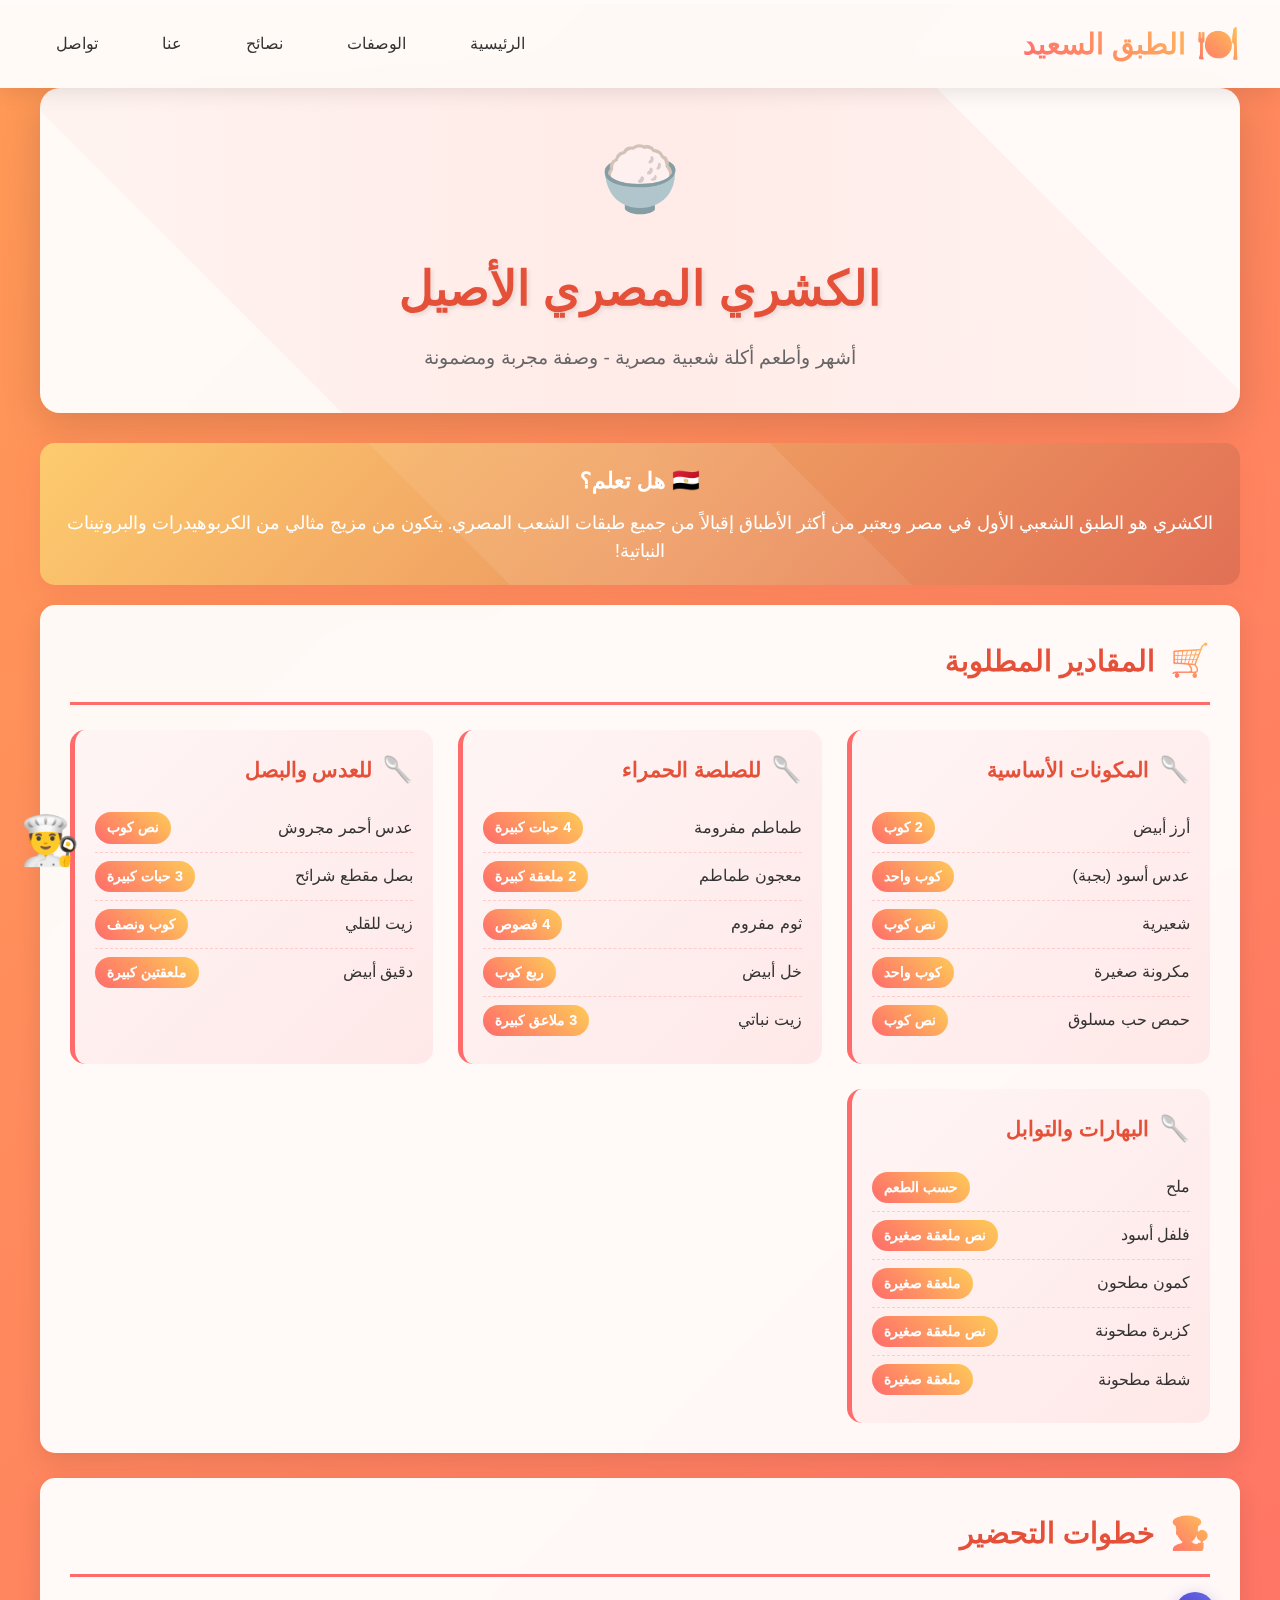
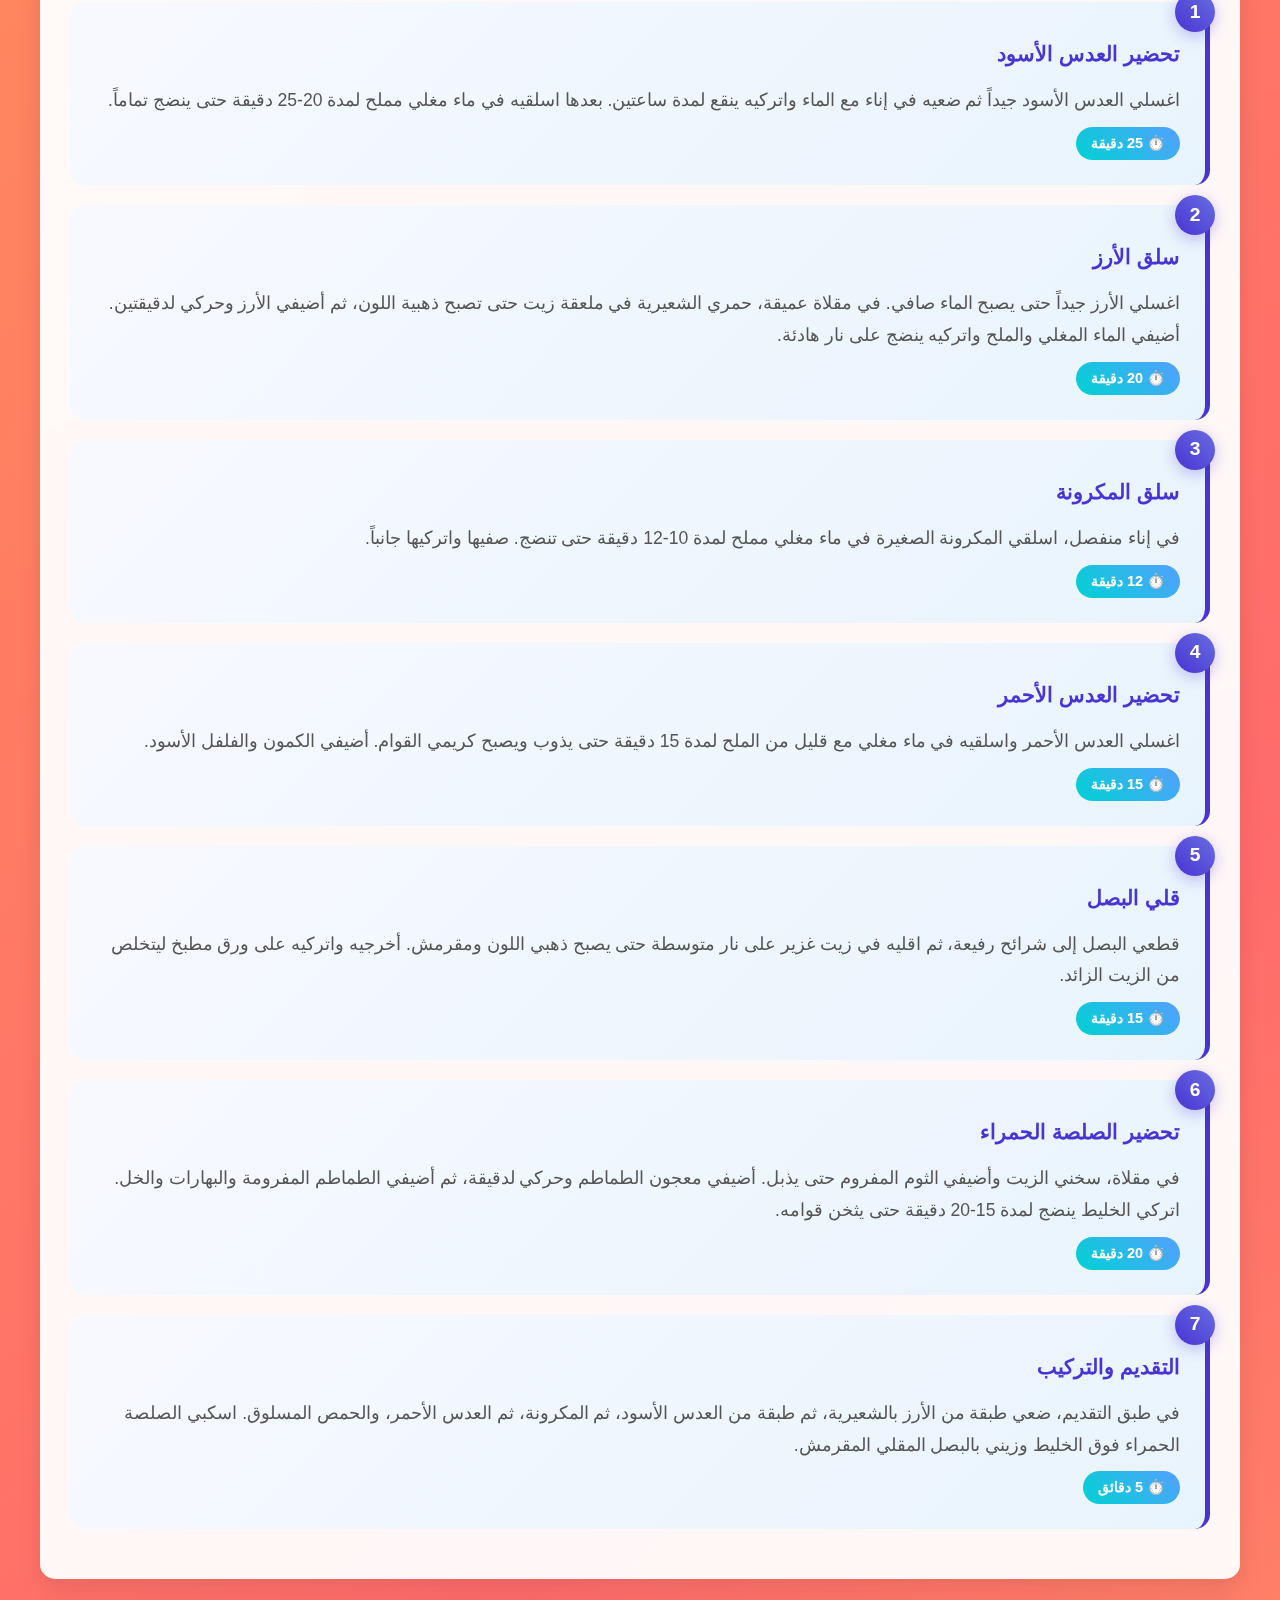
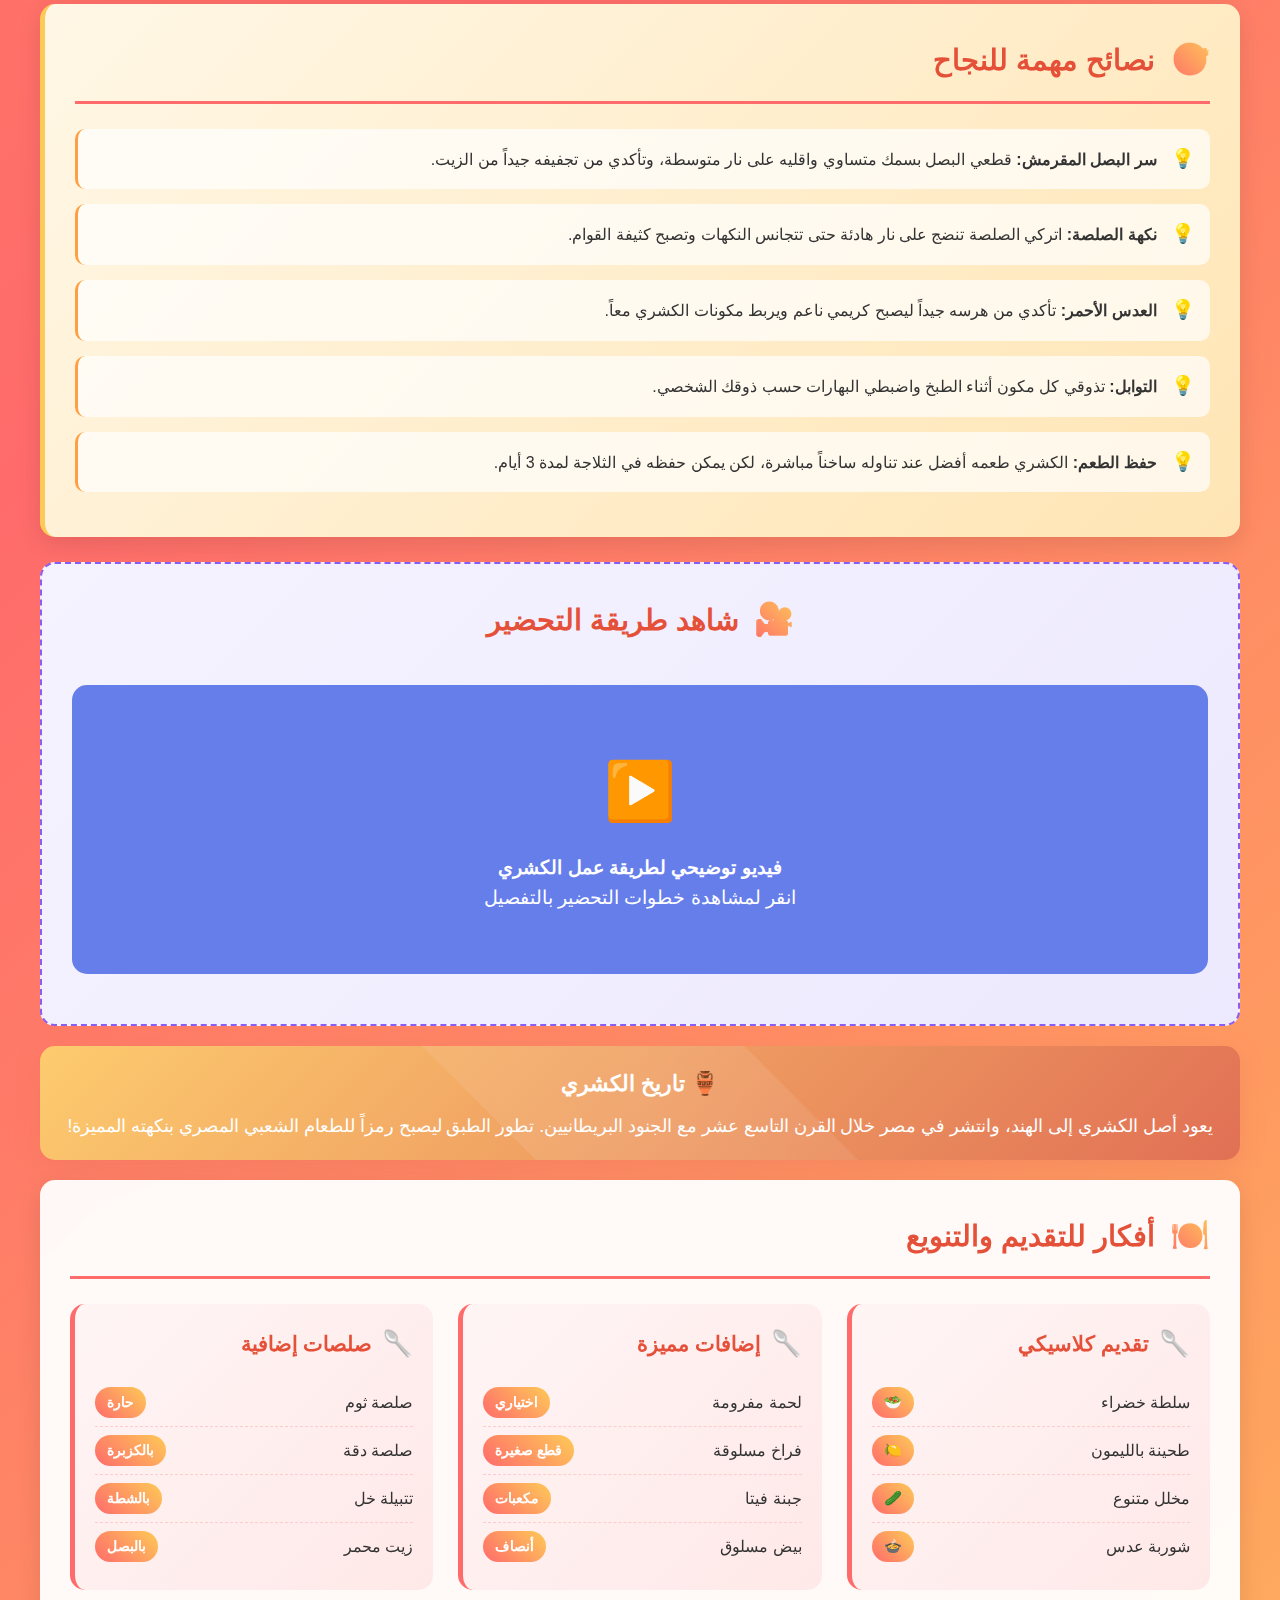
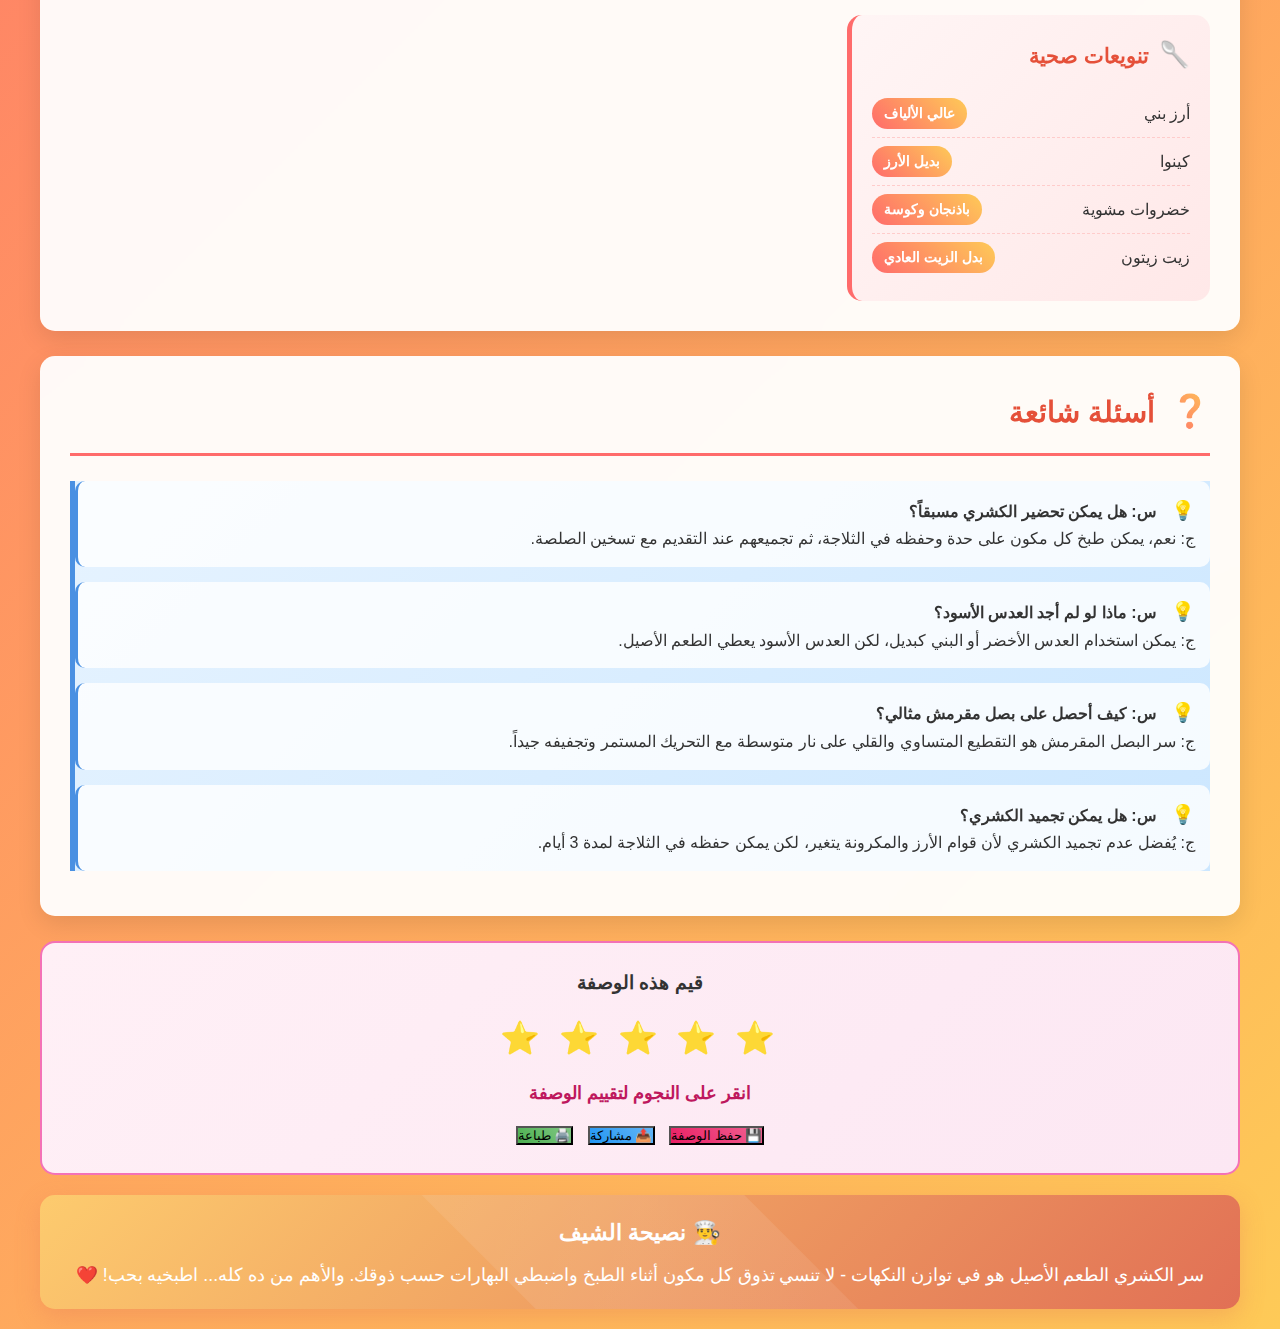
<file: elkoshary.html>
<!DOCTYPE html>
<html lang="ar" dir="rtl">
<head>
    <meta charset="UTF-8">
    <meta name="viewport" content="width=device-width, initial-scale=1.0">
    <link rel="stylesheet" href="elkoshary.css">
    <title>طريقة عمل الكشري المصري الأصيل</title>
</head>
<body>
    <div class="scroll-indicator">
        <div class="scroll-progress" id="scrollProgress"></div>
    </div>

    <div class="floating-chef" onclick="scrollToTop()" title="العودة للأعلى">
        👨‍🍳
    </div>
    <header>
        <nav class="container">
            <div class="logo">
                <span class="logo-icon">🍽️</span>
                <span>الطبق السعيد</span>
            </div>
            <ul class="nav-links">
                <li><a href="index.html">الرئيسية</a></li>
                <li><a href="#recipes">الوصفات</a></li>
                <li><a href="#tips">نصائح</a></li>
                <li><a href="#about">عنا</a></li>
                <li><a href="#contact">تواصل</a></li>
            </ul>
        </nav>
    </header>

    <div class="container">
        <div class="header">
            <span class="recipe-icon">🍚</span>
            <h1>الكشري المصري الأصيل</h1>
            <p>أشهر وأطعم أكلة شعبية مصرية - وصفة مجربة ومضمونة</p>
        </div>


        <div class="fun-fact">
            <h3>🇪🇬 هل تعلم؟</h3>
            <p>الكشري هو الطبق الشعبي الأول في مصر ويعتبر من أكثر الأطباق إقبالاً من جميع طبقات الشعب المصري. يتكون من مزيج مثالي من الكربوهيدرات والبروتينات النباتية!</p>
        </div>

        <div class="section">
            <div class="section-header">
                <span class="section-icon">🛒</span>
                <h2 class="section-title">المقادير المطلوبة</h2>
            </div>
            <div class="ingredients-grid">
                <div class="ingredient-category">
                    <h4>المكونات الأساسية</h4>
                    <ul class="ingredient-list">
                        <li>
                            <span class="ingredient-name">أرز أبيض</span>
                            <span class="ingredient-amount">2 كوب</span>
                        </li>
                        <li>
                            <span class="ingredient-name">عدس أسود (بجبة)</span>
                            <span class="ingredient-amount">كوب واحد</span>
                        </li>
                        <li>
                            <span class="ingredient-name">شعيرية</span>
                            <span class="ingredient-amount">نص كوب</span>
                        </li>
                        <li>
                            <span class="ingredient-name">مكرونة صغيرة</span>
                            <span class="ingredient-amount">كوب واحد</span>
                        </li>
                        <li>
                            <span class="ingredient-name">حمص حب مسلوق</span>
                            <span class="ingredient-amount">نص كوب</span>
                        </li>
                    </ul>
                </div>
                
                <div class="ingredient-category">
                    <h4>للصلصة الحمراء</h4>
                    <ul class="ingredient-list">
                        <li>
                            <span class="ingredient-name">طماطم مفرومة</span>
                            <span class="ingredient-amount">4 حبات كبيرة</span>
                        </li>
                        <li>
                            <span class="ingredient-name">معجون طماطم</span>
                            <span class="ingredient-amount">2 ملعقة كبيرة</span>
                        </li>
                        <li>
                            <span class="ingredient-name">ثوم مفروم</span>
                            <span class="ingredient-amount">4 فصوص</span>
                        </li>
                        <li>
                            <span class="ingredient-name">خل أبيض</span>
                            <span class="ingredient-amount">ربع كوب</span>
                        </li>
                        <li>
                            <span class="ingredient-name">زيت نباتي</span>
                            <span class="ingredient-amount">3 ملاعق كبيرة</span>
                        </li>
                    </ul>
                </div>

                <div class="ingredient-category">
                    <h4>للعدس والبصل</h4>
                    <ul class="ingredient-list">
                        <li>
                            <span class="ingredient-name">عدس أحمر مجروش</span>
                            <span class="ingredient-amount">نص كوب</span>
                        </li>
                        <li>
                            <span class="ingredient-name">بصل مقطع شرائح</span>
                            <span class="ingredient-amount">3 حبات كبيرة</span>
                        </li>
                        <li>
                            <span class="ingredient-name">زيت للقلي</span>
                            <span class="ingredient-amount">كوب ونصف</span>
                        </li>
                        <li>
                            <span class="ingredient-name">دقيق أبيض</span>
                            <span class="ingredient-amount">ملعقتين كبيرة</span>
                        </li>
                    </ul>
                </div>

                <div class="ingredient-category">
                    <h4>البهارات والتوابل</h4>
                    <ul class="ingredient-list">
                        <li>
                            <span class="ingredient-name">ملح</span>
                            <span class="ingredient-amount">حسب الطعم</span>
                        </li>
                        <li>
                            <span class="ingredient-name">فلفل أسود</span>
                            <span class="ingredient-amount">نص ملعقة صغيرة</span>
                        </li>
                        <li>
                            <span class="ingredient-name">كمون مطحون</span>
                            <span class="ingredient-amount">ملعقة صغيرة</span>
                        </li>
                        <li>
                            <span class="ingredient-name">كزبرة مطحونة</span>
                            <span class="ingredient-amount">نص ملعقة صغيرة</span>
                        </li>
                        <li>
                            <span class="ingredient-name">شطة مطحونة</span>
                            <span class="ingredient-amount">ملعقة صغيرة</span>
                        </li>
                    </ul>
                </div>
            </div>
        </div>

        <div class="section">
            <div class="section-header">
                <span class="section-icon">👨‍🍳</span>
                <h2 class="section-title">خطوات التحضير</h2>
            </div>
            <div class="steps-container">
                <div class="step">
                    <h4>تحضير العدس الأسود</h4>
                    <p>اغسلي العدس الأسود جيداً ثم ضعيه في إناء مع الماء واتركيه ينقع لمدة ساعتين. بعدها اسلقيه في ماء مغلي مملح لمدة 20-25 دقيقة حتى ينضج تماماً.</p>
                    <span class="cooking-time">⏱️ 25 دقيقة</span>
                </div>

                <div class="step">
                    <h4>سلق الأرز</h4>
                    <p>اغسلي الأرز جيداً حتى يصبح الماء صافي. في مقلاة عميقة، حمري الشعيرية في ملعقة زيت حتى تصبح ذهبية اللون، ثم أضيفي الأرز وحركي لدقيقتين. أضيفي الماء المغلي والملح واتركيه ينضج على نار هادئة.</p>
                    <span class="cooking-time">⏱️ 20 دقيقة</span>
                </div>

                <div class="step">
                    <h4>سلق المكرونة</h4>
                    <p>في إناء منفصل، اسلقي المكرونة الصغيرة في ماء مغلي مملح لمدة 10-12 دقيقة حتى تنضج. صفيها واتركيها جانباً.</p>
                    <span class="cooking-time">⏱️ 12 دقيقة</span>
                </div>

                <div class="step">
                    <h4>تحضير العدس الأحمر</h4>
                    <p>اغسلي العدس الأحمر واسلقيه في ماء مغلي مع قليل من الملح لمدة 15 دقيقة حتى يذوب ويصبح كريمي القوام. أضيفي الكمون والفلفل الأسود.</p>
                    <span class="cooking-time">⏱️ 15 دقيقة</span>
                </div>

                <div class="step">
                    <h4>قلي البصل</h4>
                    <p>قطعي البصل إلى شرائح رفيعة، ثم اقليه في زيت غزير على نار متوسطة حتى يصبح ذهبي اللون ومقرمش. أخرجيه واتركيه على ورق مطبخ ليتخلص من الزيت الزائد.</p>
                    <span class="cooking-time">⏱️ 15 دقيقة</span>
                </div>

                <div class="step">
                    <h4>تحضير الصلصة الحمراء</h4>
                    <p>في مقلاة، سخني الزيت وأضيفي الثوم المفروم حتى يذبل. أضيفي معجون الطماطم وحركي لدقيقة، ثم أضيفي الطماطم المفرومة والبهارات والخل. اتركي الخليط ينضج لمدة 15-20 دقيقة حتى يثخن قوامه.</p>
                    <span class="cooking-time">⏱️ 20 دقيقة</span>
                </div>

                <div class="step">
                    <h4>التقديم والتركيب</h4>
                    <p>في طبق التقديم، ضعي طبقة من الأرز بالشعيرية، ثم طبقة من العدس الأسود، ثم المكرونة، ثم العدس الأحمر، والحمص المسلوق. اسكبي الصلصة الحمراء فوق الخليط وزيني بالبصل المقلي المقرمش.</p>
                    <span class="cooking-time">⏱️ 5 دقائق</span>
                </div>
            </div>
        </div>

        <div class="section tips-section">
            <div class="section-header">
                <span class="section-icon">🎯</span>
                <h2 class="section-title">نصائح مهمة للنجاح</h2>
            </div>
            <div class="tip">
                <strong>سر البصل المقرمش:</strong> قطعي البصل بسمك متساوي واقليه على نار متوسطة، وتأكدي من تجفيفه جيداً من الزيت.
            </div>
            <div class="tip">
                <strong>نكهة الصلصة:</strong> اتركي الصلصة تنضج على نار هادئة حتى تتجانس النكهات وتصبح كثيفة القوام.
            </div>
            <div class="tip">
                <strong>العدس الأحمر:</strong> تأكدي من هرسه جيداً ليصبح كريمي ناعم ويربط مكونات الكشري معاً.
            </div>
            <div class="tip">
                <strong>التوابل:</strong> تذوقي كل مكون أثناء الطبخ واضبطي البهارات حسب ذوقك الشخصي.
            </div>
            <div class="tip">
                <strong>حفظ الطعم:</strong> الكشري طعمه أفضل عند تناوله ساخناً مباشرة، لكن يمكن حفظه في الثلاجة لمدة 3 أيام.
            </div>
        </div>

       

        <div class="video-section">
            <div class="section-header" style="justify-content: center; border: none;">
                <span class="section-icon">🎥</span>
                <h2 class="section-title">شاهد طريقة التحضير</h2>
            </div>
            <div class="video-placeholder" onclick="showVideoMessage()">
                <strong>فيديو توضيحي لطريقة عمل الكشري</strong>
                <p>انقر لمشاهدة خطوات التحضير بالتفصيل</p>
            </div>
        </div>

        <div class="fun-fact">
            <h3>🏺 تاريخ الكشري</h3>
            <p>يعود أصل الكشري إلى الهند، وانتشر في مصر خلال القرن التاسع عشر مع الجنود البريطانيين. تطور الطبق ليصبح رمزاً للطعام الشعبي المصري بنكهته المميزة!</p>
        </div>

        <div class="section">
            <div class="section-header">
                <span class="section-icon">🍽️</span>
                <h2 class="section-title">أفكار للتقديم والتنويع</h2>
            </div>
            
            <div class="ingredients-grid">
                <div class="ingredient-category">
                    <h4>تقديم كلاسيكي</h4>
                    <ul class="ingredient-list">
                        <li>
                            <span class="ingredient-name">سلطة خضراء</span>
                            <span class="ingredient-amount">🥗</span>
                        </li>
                        <li>
                            <span class="ingredient-name">طحينة بالليمون</span>
                            <span class="ingredient-amount">🍋</span>
                        </li>
                        <li>
                            <span class="ingredient-name">مخلل متنوع</span>
                            <span class="ingredient-amount">🥒</span>
                        </li>
                        <li>
                            <span class="ingredient-name">شوربة عدس</span>
                            <span class="ingredient-amount">🍲</span>
                        </li>
                    </ul>
                </div>
                
                <div class="ingredient-category">
                    <h4>إضافات مميزة</h4>
                    <ul class="ingredient-list">
                        <li>
                            <span class="ingredient-name">لحمة مفرومة</span>
                            <span class="ingredient-amount">اختياري</span>
                        </li>
                        <li>
                            <span class="ingredient-name">فراخ مسلوقة</span>
                            <span class="ingredient-amount">قطع صغيرة</span>
                        </li>
                        <li>
                            <span class="ingredient-name">جبنة فيتا</span>
                            <span class="ingredient-amount">مكعبات</span>
                        </li>
                        <li>
                            <span class="ingredient-name">بيض مسلوق</span>
                            <span class="ingredient-amount">أنصاف</span>
                        </li>
                    </ul>
                </div>

                <div class="ingredient-category">
                    <h4>صلصات إضافية</h4>
                    <ul class="ingredient-list">
                        <li>
                            <span class="ingredient-name">صلصة ثوم</span>
                            <span class="ingredient-amount">حارة</span>
                        </li>
                        <li>
                            <span class="ingredient-name">صلصة دقة</span>
                            <span class="ingredient-amount">بالكزبرة</span>
                        </li>
                        <li>
                            <span class="ingredient-name">تتبيلة خل</span>
                            <span class="ingredient-amount">بالشطة</span>
                        </li>
                        <li>
                            <span class="ingredient-name">زيت محمر</span>
                            <span class="ingredient-amount">بالبصل</span>
                        </li>
                    </ul>
                </div>

                <div class="ingredient-category">
                    <h4>تنويعات صحية</h4>
                    <ul class="ingredient-list">
                        <li>
                            <span class="ingredient-name">أرز بني</span>
                            <span class="ingredient-amount">عالي الألياف</span>
                        </li>
                        <li>
                            <span class="ingredient-name">كينوا</span>
                            <span class="ingredient-amount">بديل الأرز</span>
                        </li>
                        <li>
                            <span class="ingredient-name">خضروات مشوية</span>
                            <span class="ingredient-amount">باذنجان وكوسة</span>
                        </li>
                        <li>
                            <span class="ingredient-name">زيت زيتون</span>
                            <span class="ingredient-amount">بدل الزيت العادي</span>
                        </li>
                    </ul>
                </div>
            </div>
        </div>

        <div class="section">
            <div class="section-header">
                <span class="section-icon">❓</span>
                <h2 class="section-title">أسئلة شائعة</h2>
            </div>
            
            <div class="tips-section" style="background: linear-gradient(135deg, #e6f3ff, #cce7ff); border-left: 5px solid #4a90e2;">
                <div class="tip" style="background: rgba(255, 255, 255, 0.8); border-left: 3px solid #4a90e2;">
                    <strong>س: هل يمكن تحضير الكشري مسبقاً؟</strong><br>
                    ج: نعم، يمكن طبخ كل مكون على حدة وحفظه في الثلاجة، ثم تجميعهم عند التقديم مع تسخين الصلصة.
                </div>
                
                <div class="tip" style="background: rgba(255, 255, 255, 0.8); border-left: 3px solid #4a90e2;">
                    <strong>س: ماذا لو لم أجد العدس الأسود؟</strong><br>
                    ج: يمكن استخدام العدس الأخضر أو البني كبديل، لكن العدس الأسود يعطي الطعم الأصيل.
                </div>
                
                <div class="tip" style="background: rgba(255, 255, 255, 0.8); border-left: 3px solid #4a90e2;">
                    <strong>س: كيف أحصل على بصل مقرمش مثالي؟</strong><br>
                    ج: سر البصل المقرمش هو التقطيع المتساوي والقلي على نار متوسطة مع التحريك المستمر وتجفيفه جيداً.
                </div>
                
                <div class="tip" style="background: rgba(255, 255, 255, 0.8); border-left: 3px solid #4a90e2;">
                    <strong>س: هل يمكن تجميد الكشري؟</strong><br>
                    ج: يُفضل عدم تجميد الكشري لأن قوام الأرز والمكرونة يتغير، لكن يمكن حفظه في الثلاجة لمدة 3 أيام.
                </div>
            </div>
        </div>

        <div class="rating-section">
            <h3>قيم هذه الوصفة</h3>
            <div class="stars" id="ratingStars">
                <span class="star" data-rating="1">⭐</span>
                <span class="star" data-rating="2">⭐</span>
                <span class="star" data-rating="3">⭐</span>
                <span class="star" data-rating="4">⭐</span>
                <span class="star" data-rating="5">⭐</span>
            </div>
            <div class="rating-text" id="ratingText">انقر على النجوم لتقييم الوصفة</div>
            <div style="margin-top: 15px;">
                <button class="btn" onclick="saveRecipe()" style="background: linear-gradient(45deg, #e91e63, #f06292); margin-left: 10px;">💾 حفظ الوصفة</button>
                <button class="btn" onclick="shareRecipe()" style="background: linear-gradient(45deg, #2196f3, #64b5f6); margin-left: 10px;">📤 مشاركة</button>
                <button class="btn" onclick="printRecipe()" style="background: linear-gradient(45deg, #4caf50, #81c784);">🖨️ طباعة</button>
            </div>
        </div>
        <div class="fun-fact">
            <h3>👨‍🍳 نصيحة الشيف</h3>
            <p>سر الكشري الطعم الأصيل هو في توازن النكهات - لا تنسي تذوق كل مكون أثناء الطبخ واضبطي البهارات حسب ذوقك. والأهم من ده كله... اطبخيه بحب! ❤️</p>
        </div>
    </div>
<script src="elkoshary.js"></script>
</body>
</html>
</file>
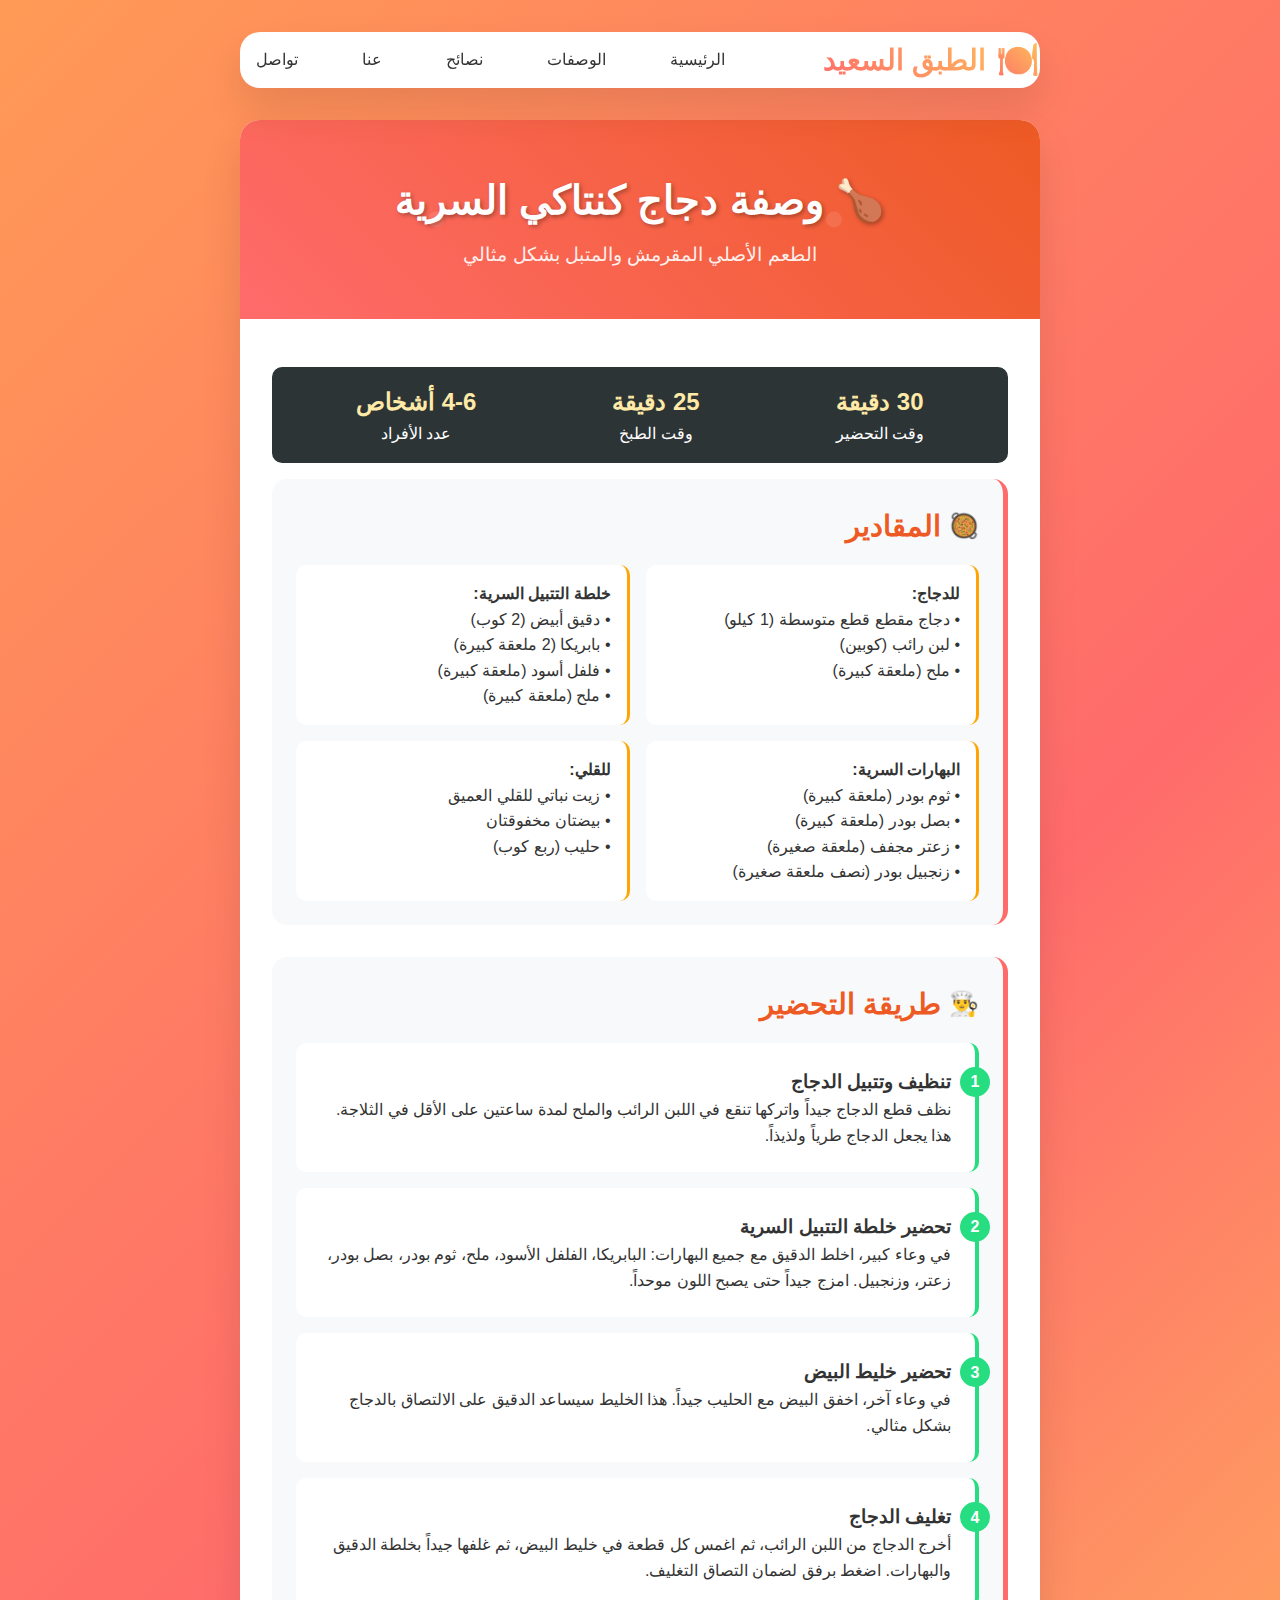
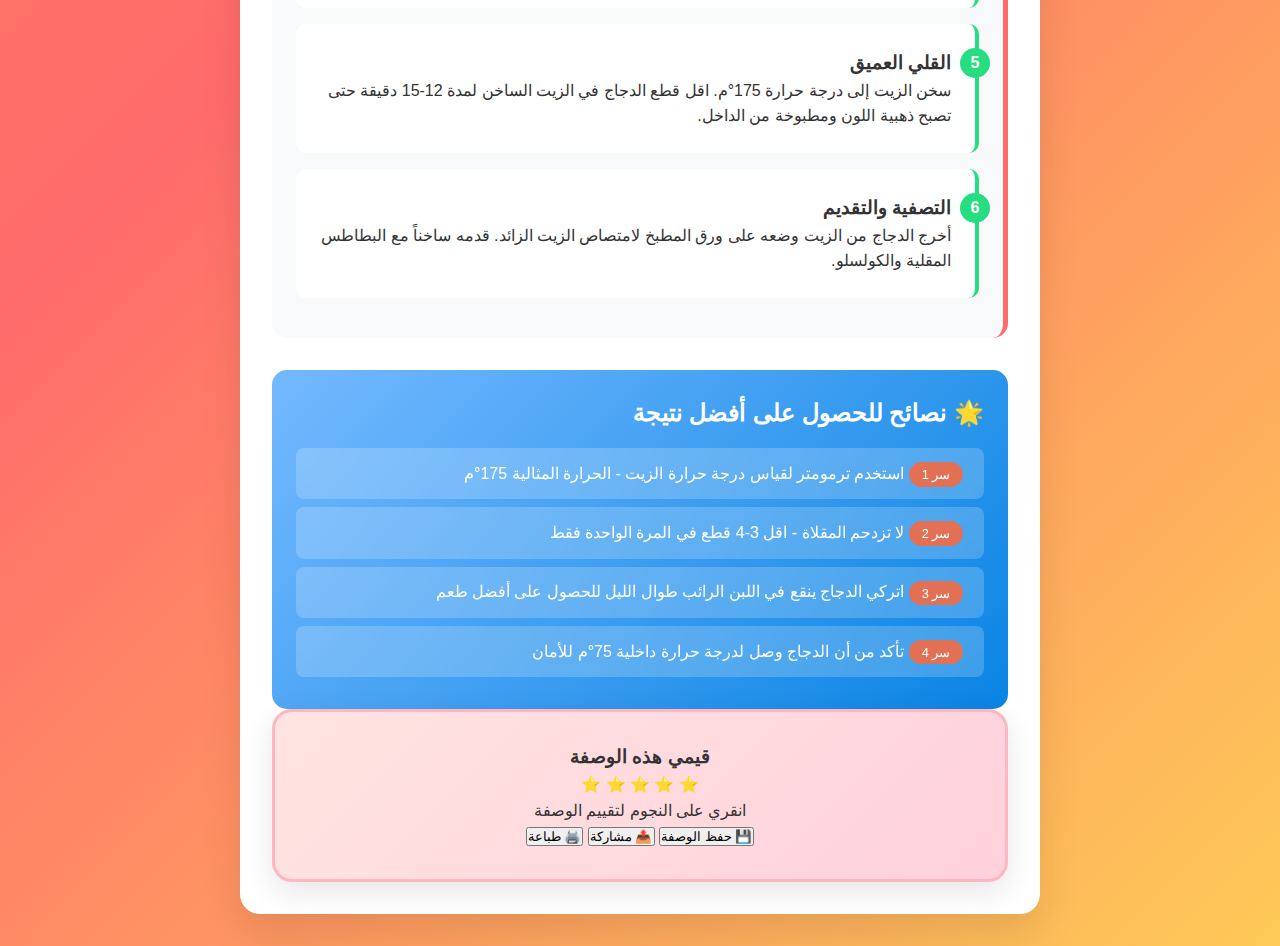
<file: kintacy.html>
<!DOCTYPE html>
<html lang="ar" dir="rtl">
<head>
  <title> دجاج كنتاكي </title>
  <script async src="https://pagead2.googlesyndication.com/pagead/js/adsbygoogle.js?client=ca-pub-1819241665997546"
     crossorigin="anonymous"></script>
  <meta name="description" content="اكتشف أشهى الوصفات المصرية والعالمية، أكلات سريعة، وحلويات رائعة بخطوات سهلة وصور جذابة.">
  <meta name="keywords" content=" صفات, أكل, وصفات مصرية, حلويات, أكلات سريعة, وصفات صحية, دجاج كنتاكي">
  <meta name="author" content="الطبق السعيد">
  <link rel="stylesheet" href="kintacy.css">
</head>
<body>
    <header>
        <nav class="container">
            <div class="logo">
                <span class="logo-icon">🍽️</span>
                <span>الطبق السعيد</span>
            </div>
            <ul class="nav-links">
                <li><a href="index.html">الرئيسية</a></li>
                <li><a href="#recipes">الوصفات</a></li>
                <li><a href="#tips">نصائح</a></li>
                <li><a href="#about">عنا</a></li>
                <li><a href="#contact">تواصل</a></li>
            </ul>
        </nav>
    </header>
    <div class="container">
        <div class="header">
            <h1>🍗 وصفة دجاج كنتاكي السرية</h1>
            <p>الطعم الأصلي المقرمش والمتبل بشكل مثالي</p>
        </div>
        
        <div class="content">
            <div class="cooking-time">
                <div class="time-item">
                    <div class="time-value">30 دقيقة</div>
                    <div>وقت التحضير</div>
                </div>
                <div class="time-item">
                    <div class="time-value">25 دقيقة</div>
                    <div>وقت الطبخ</div>
                </div>
                <div class="time-item">
                    <div class="time-value">4-6 أشخاص</div>
                    <div>عدد الأفراد</div>
                </div>
            </div>

            <div class="section">
                <h2><span class="icon">🥘</span> المقادير</h2>
                <div class="ingredients-grid">
                    <div class="ingredient-item">
                        <strong>للدجاج:</strong><br>
                        • دجاج مقطع قطع متوسطة (1 كيلو)<br>
                        • لبن رائب (كوبين)<br>
                        • ملح (ملعقة كبيرة)
                    </div>
                    <div class="ingredient-item">
                        <strong>خلطة التتبيل السرية:</strong><br>
                        • دقيق أبيض (2 كوب)<br>
                        • بابريكا (2 ملعقة كبيرة)<br>
                        • فلفل أسود (ملعقة كبيرة)<br>
                        • ملح (ملعقة كبيرة)
                    </div>
                    <div class="ingredient-item">
                        <strong>البهارات السرية:</strong><br>
                        • ثوم بودر (ملعقة كبيرة)<br>
                        • بصل بودر (ملعقة كبيرة)<br>
                        • زعتر مجفف (ملعقة صغيرة)<br>
                        • زنجبيل بودر (نصف ملعقة صغيرة)
                    </div>
                    <div class="ingredient-item">
                        <strong>للقلي:</strong><br>
                        • زيت نباتي للقلي العميق<br>
                        • بيضتان مخفوقتان<br>
                        • حليب (ربع كوب)
                    </div>
                </div>
            </div>

            <div class="section">
                <h2><span class="icon">👨‍🍳</span> طريقة التحضير</h2>
                <div class="steps">
                    <div class="step">
                        <h3>تنظيف وتتبيل الدجاج</h3>
                        نظف قطع الدجاج جيداً واتركها تنقع في اللبن الرائب والملح لمدة ساعتين على الأقل في الثلاجة. هذا يجعل الدجاج طرياً ولذيذاً.
                    </div>
                    
                    <div class="step">
                        <h3>تحضير خلطة التتبيل السرية</h3>
                        في وعاء كبير، اخلط الدقيق مع جميع البهارات: البابريكا، الفلفل الأسود، ملح، ثوم بودر، بصل بودر، زعتر، وزنجبيل. امزج جيداً حتى يصبح اللون موحداً.
                    </div>
                    
                    <div class="step">
                        <h3>تحضير خليط البيض</h3>
                        في وعاء آخر، اخفق البيض مع الحليب جيداً. هذا الخليط سيساعد الدقيق على الالتصاق بالدجاج بشكل مثالي.
                    </div>
                    
                    <div class="step">
                        <h3>تغليف الدجاج</h3>
                        أخرج الدجاج من اللبن الرائب، ثم اغمس كل قطعة في خليط البيض، ثم غلفها جيداً بخلطة الدقيق والبهارات. اضغط برفق لضمان التصاق التغليف.
                    </div>
                    
                    <div class="step">
                        <h3>القلي العميق</h3>
                        سخن الزيت إلى درجة حرارة 175°م. اقل قطع الدجاج في الزيت الساخن لمدة 12-15 دقيقة حتى تصبح ذهبية اللون ومطبوخة من الداخل.
                    </div>
                    
                    <div class="step">
                        <h3>التصفية والتقديم</h3>
                        أخرج الدجاج من الزيت وضعه على ورق المطبخ لامتصاص الزيت الزائد. قدمه ساخناً مع البطاطس المقلية والكولسلو.
                    </div>
                </div>
            </div>

            <div class="tips">
                <h3>🌟 نصائح للحصول على أفضل نتيجة</h3>
                <div class="tip-item">
                    <span class="secret-badge">سر 1</span>
                    استخدم ترمومتر لقياس درجة حرارة الزيت - الحرارة المثالية 175°م
                </div>
                <div class="tip-item">
                    <span class="secret-badge">سر 2</span>
                    لا تزدحم المقلاة - اقل 3-4 قطع في المرة الواحدة فقط
                </div>
                <div class="tip-item">
                    <span class="secret-badge">سر 3</span>
                    اتركي الدجاج ينقع في اللبن الرائب طوال الليل للحصول على أفضل طعم
                </div>
                <div class="tip-item">
                    <span class="secret-badge">سر 4</span>
                    تأكد من أن الدجاج وصل لدرجة حرارة داخلية 75°م للأمان
                </div>
            </div>

            <div class="rating-section">
            <h3>قيمي هذه الوصفة</h3>
            <div class="stars" id="ratingStars">
                <span class="star" data-rating="1">⭐</span>
                <span class="star" data-rating="2">⭐</span>
                <span class="star" data-rating="3">⭐</span>
                <span class="star" data-rating="4">⭐</span>
                <span class="star" data-rating="5">⭐</span>
            </div>
            <div class="rating-text" id="ratingText">انقري على النجوم لتقييم الوصفة</div>
            <div class="action-buttons">
                <button class="btn btn-save" onclick="saveRecipe()">
                    💾 حفظ الوصفة
                </button>
                <button class="btn btn-share" onclick="shareRecipe()">
                    📤 مشاركة
                </button>
                <button class="btn btn-print" onclick="printRecipe()">
                    🖨️ طباعة
                </button>
            </div>
        </div>
    </div>
<script src="kintacy.js"></script>
</body>

</html>
</file>
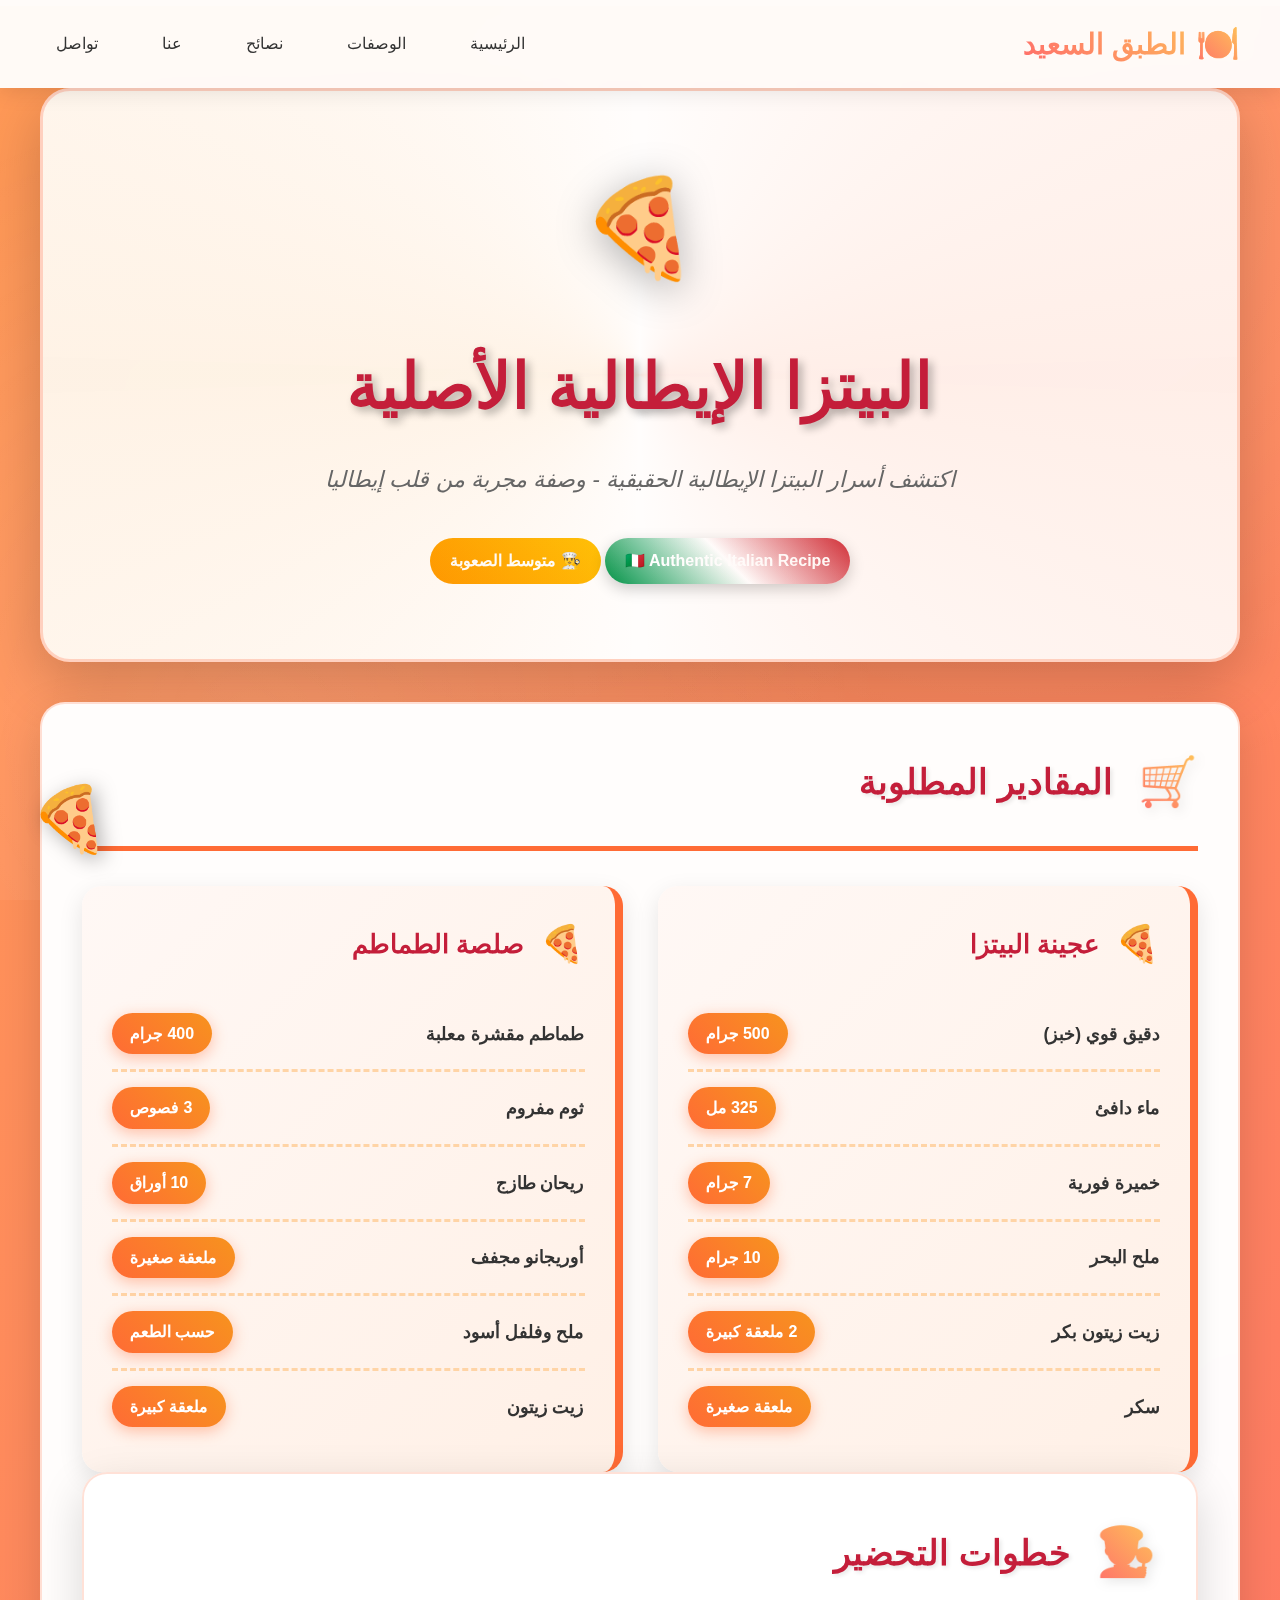
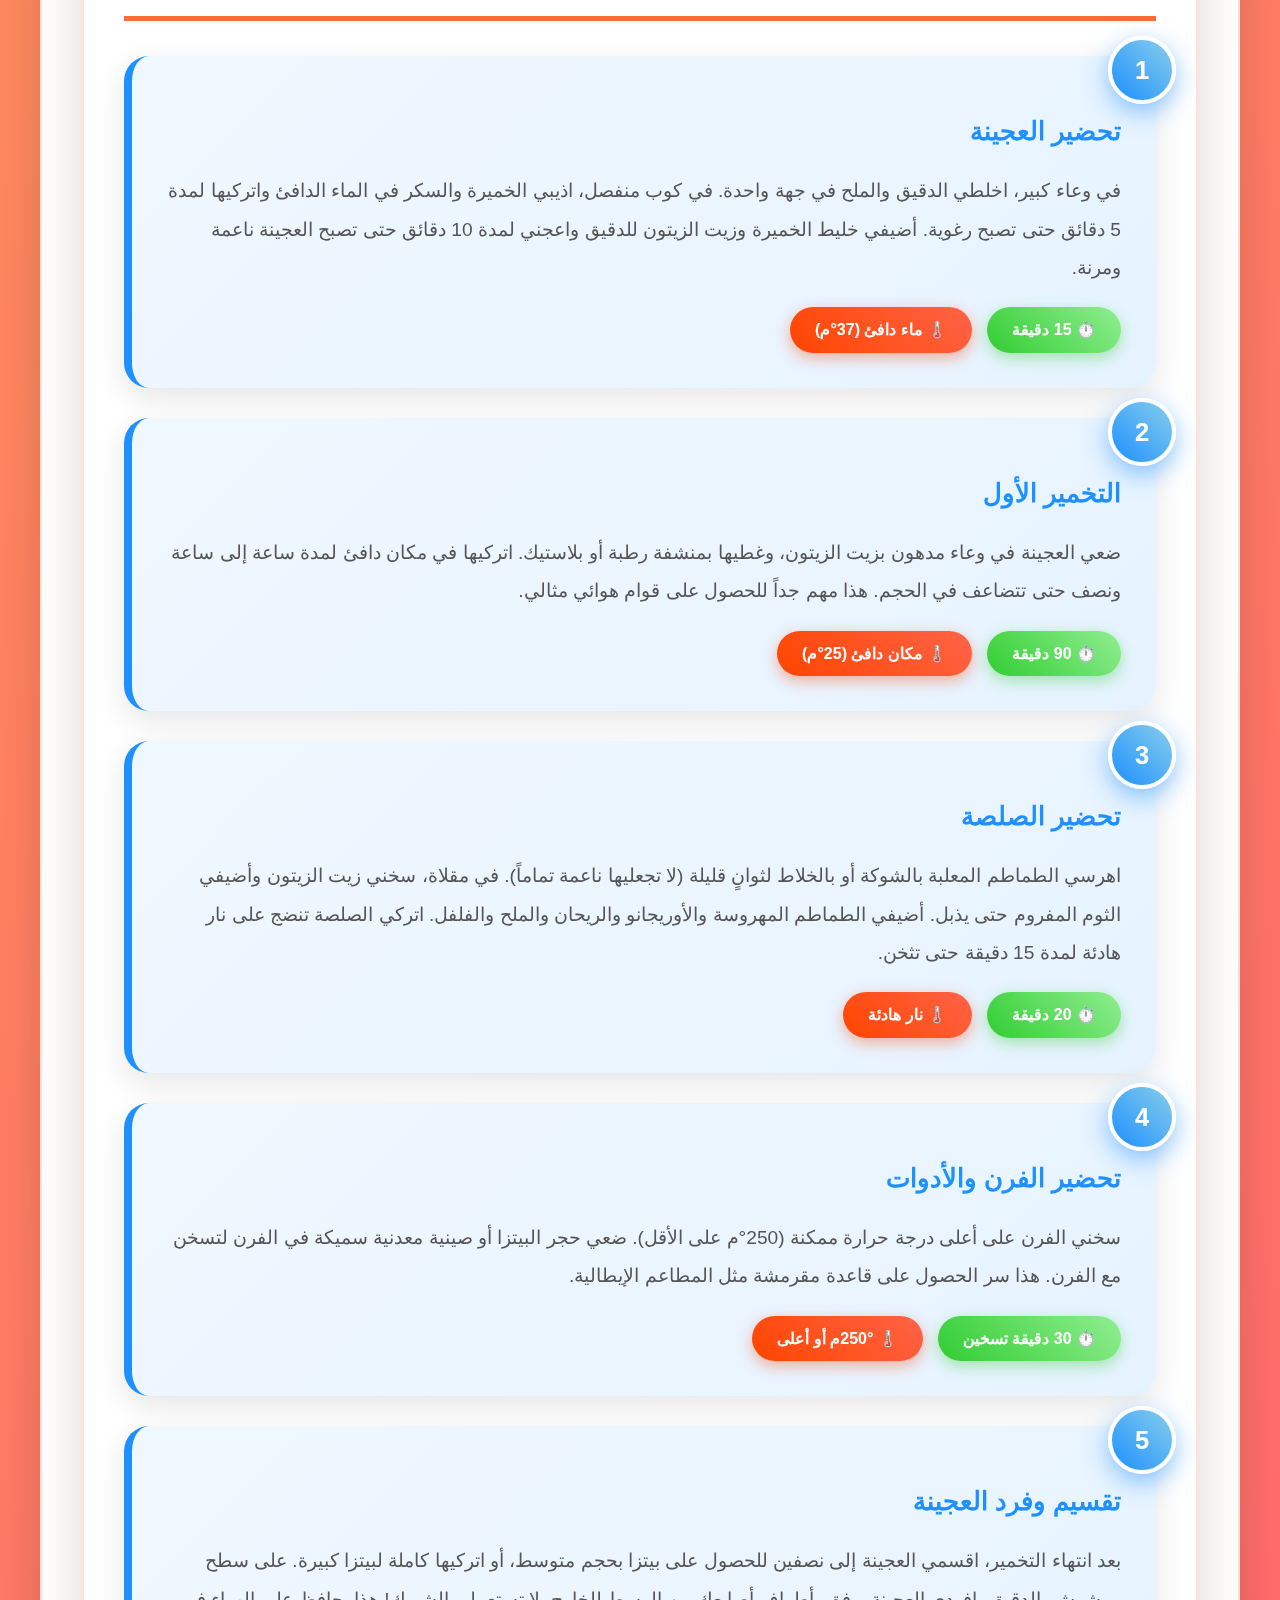
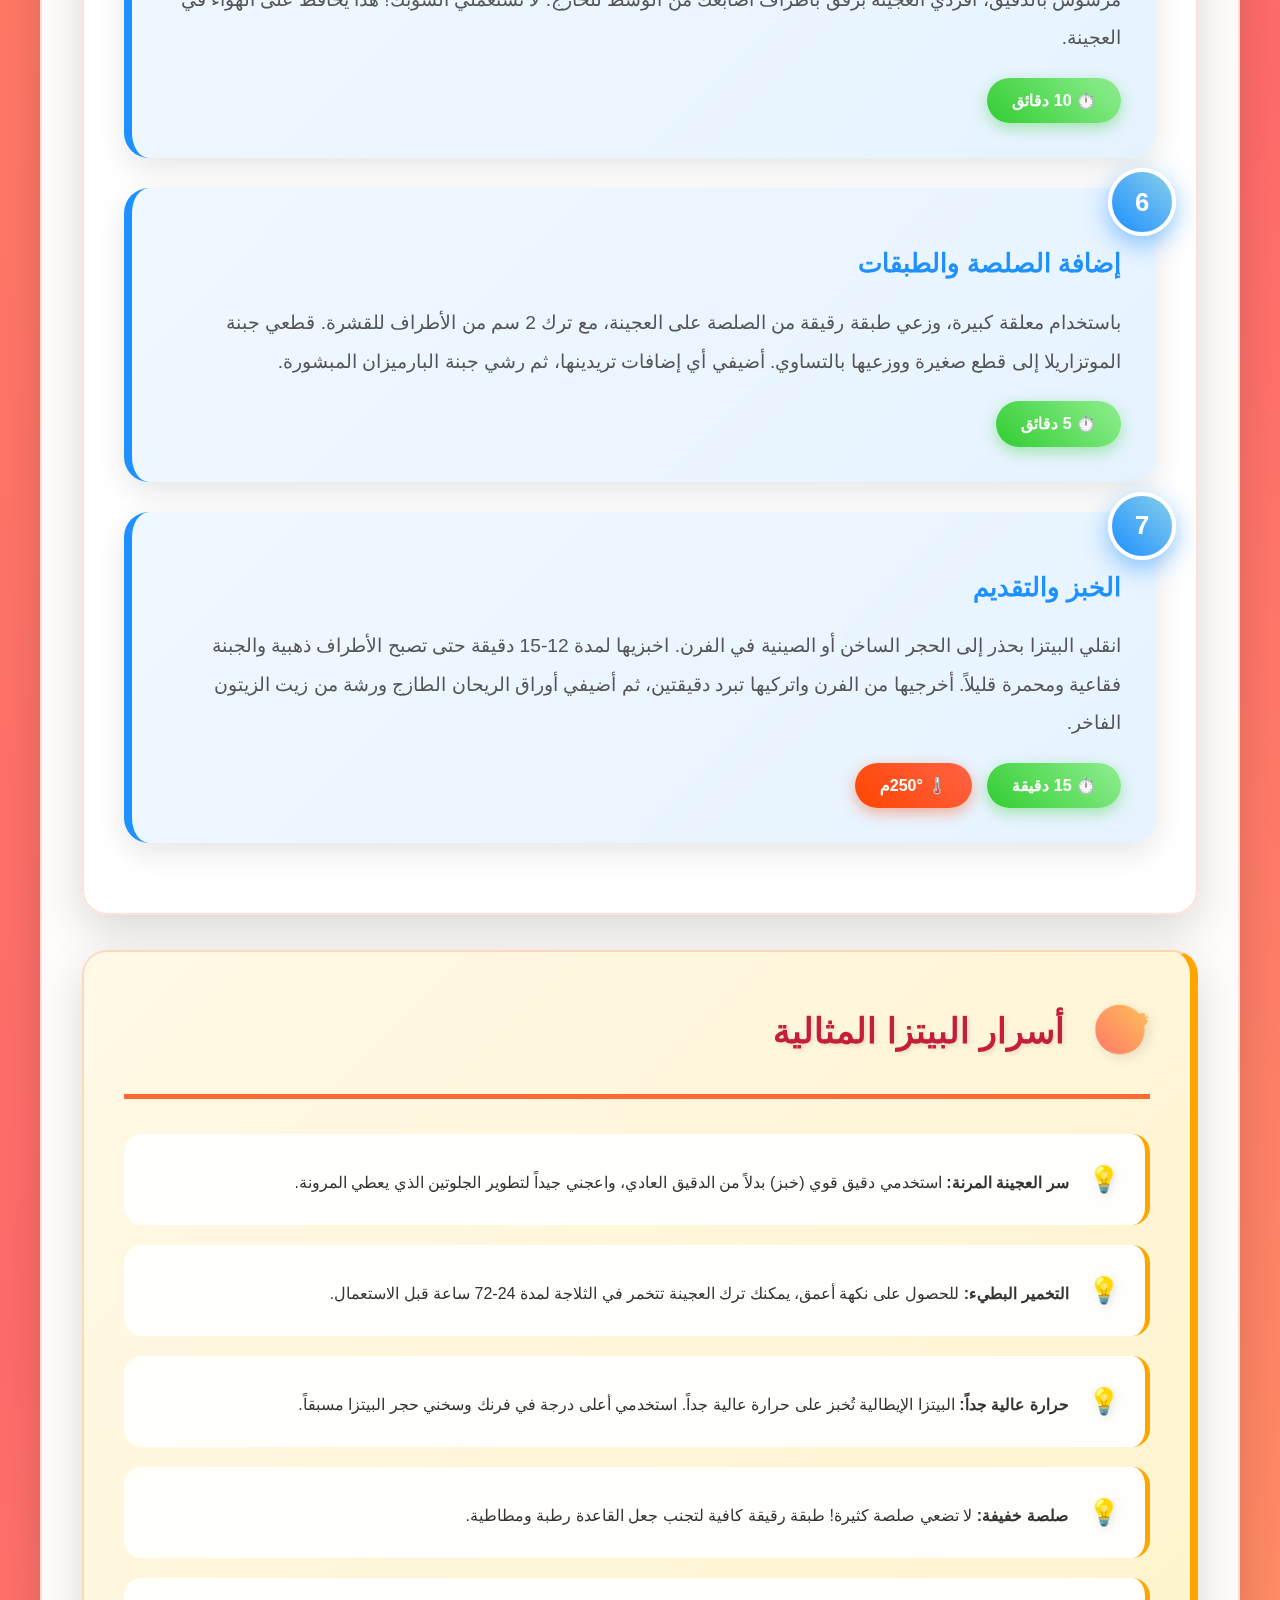
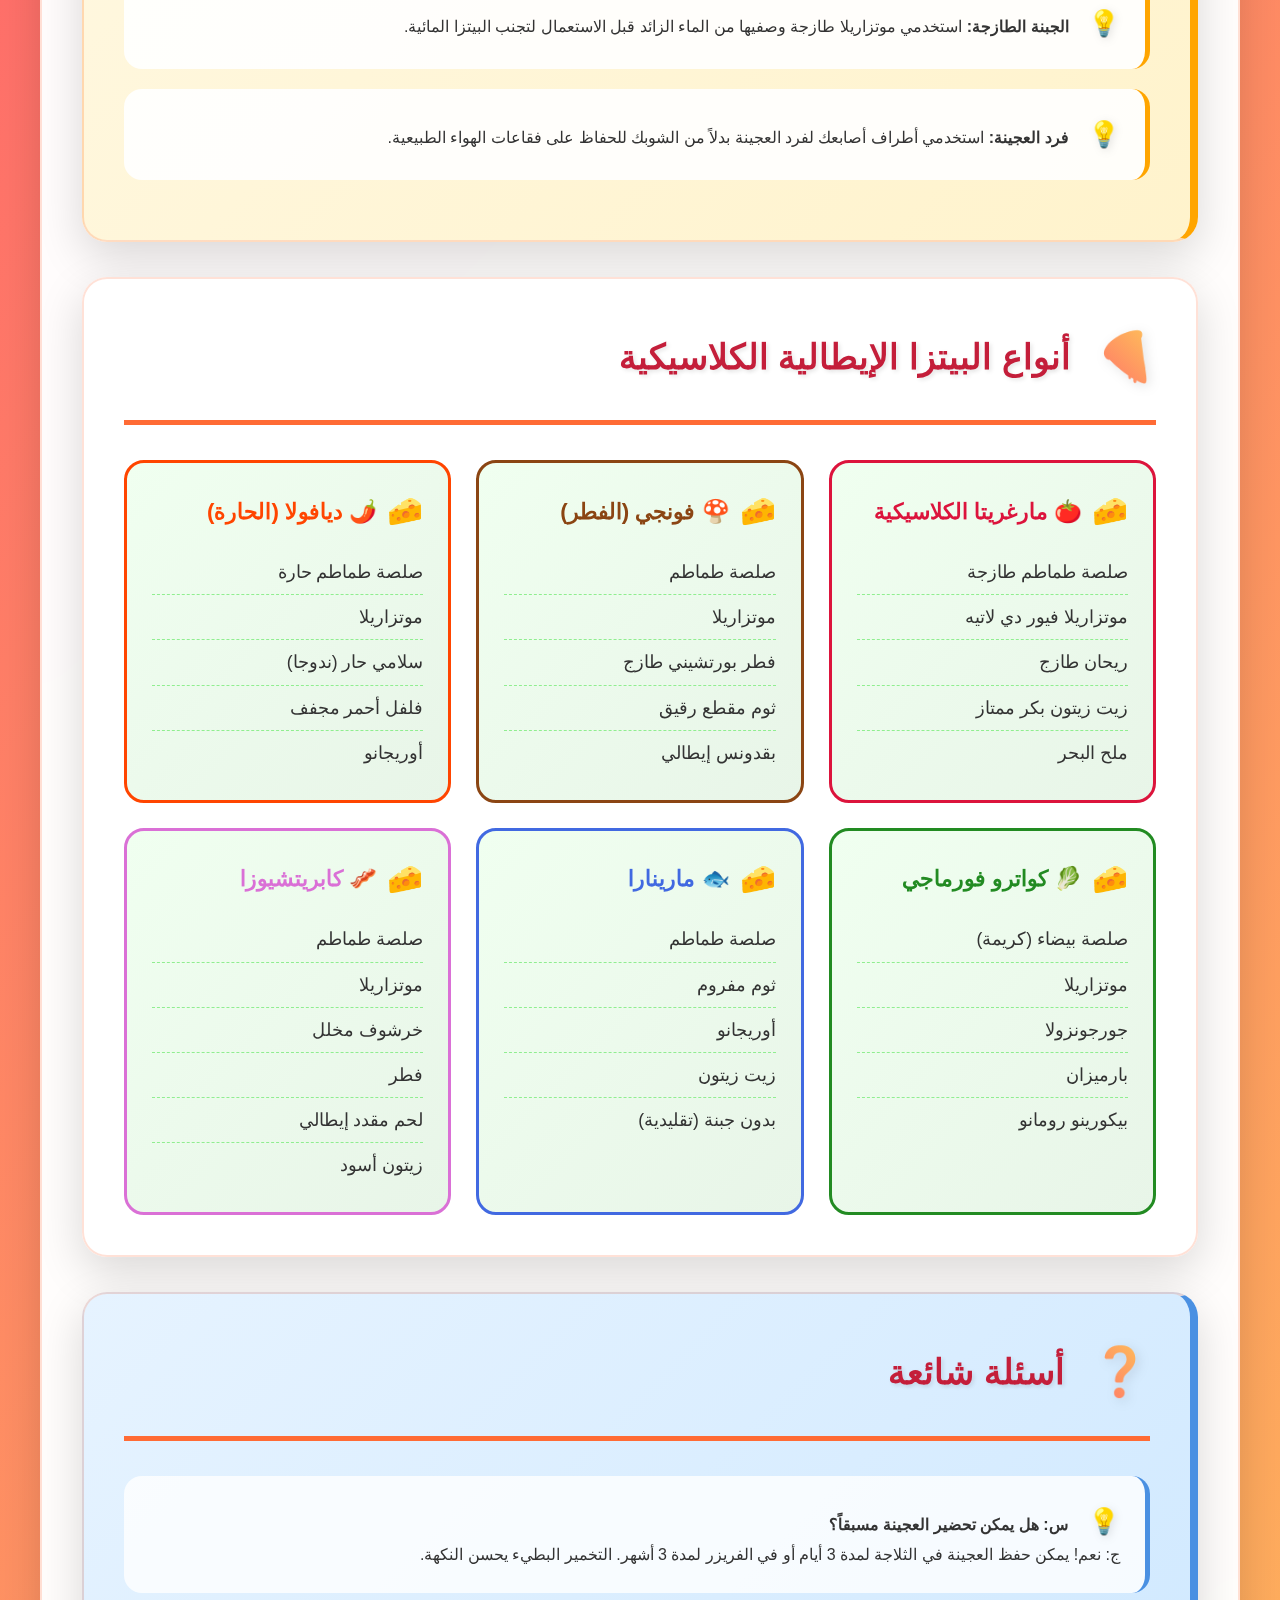
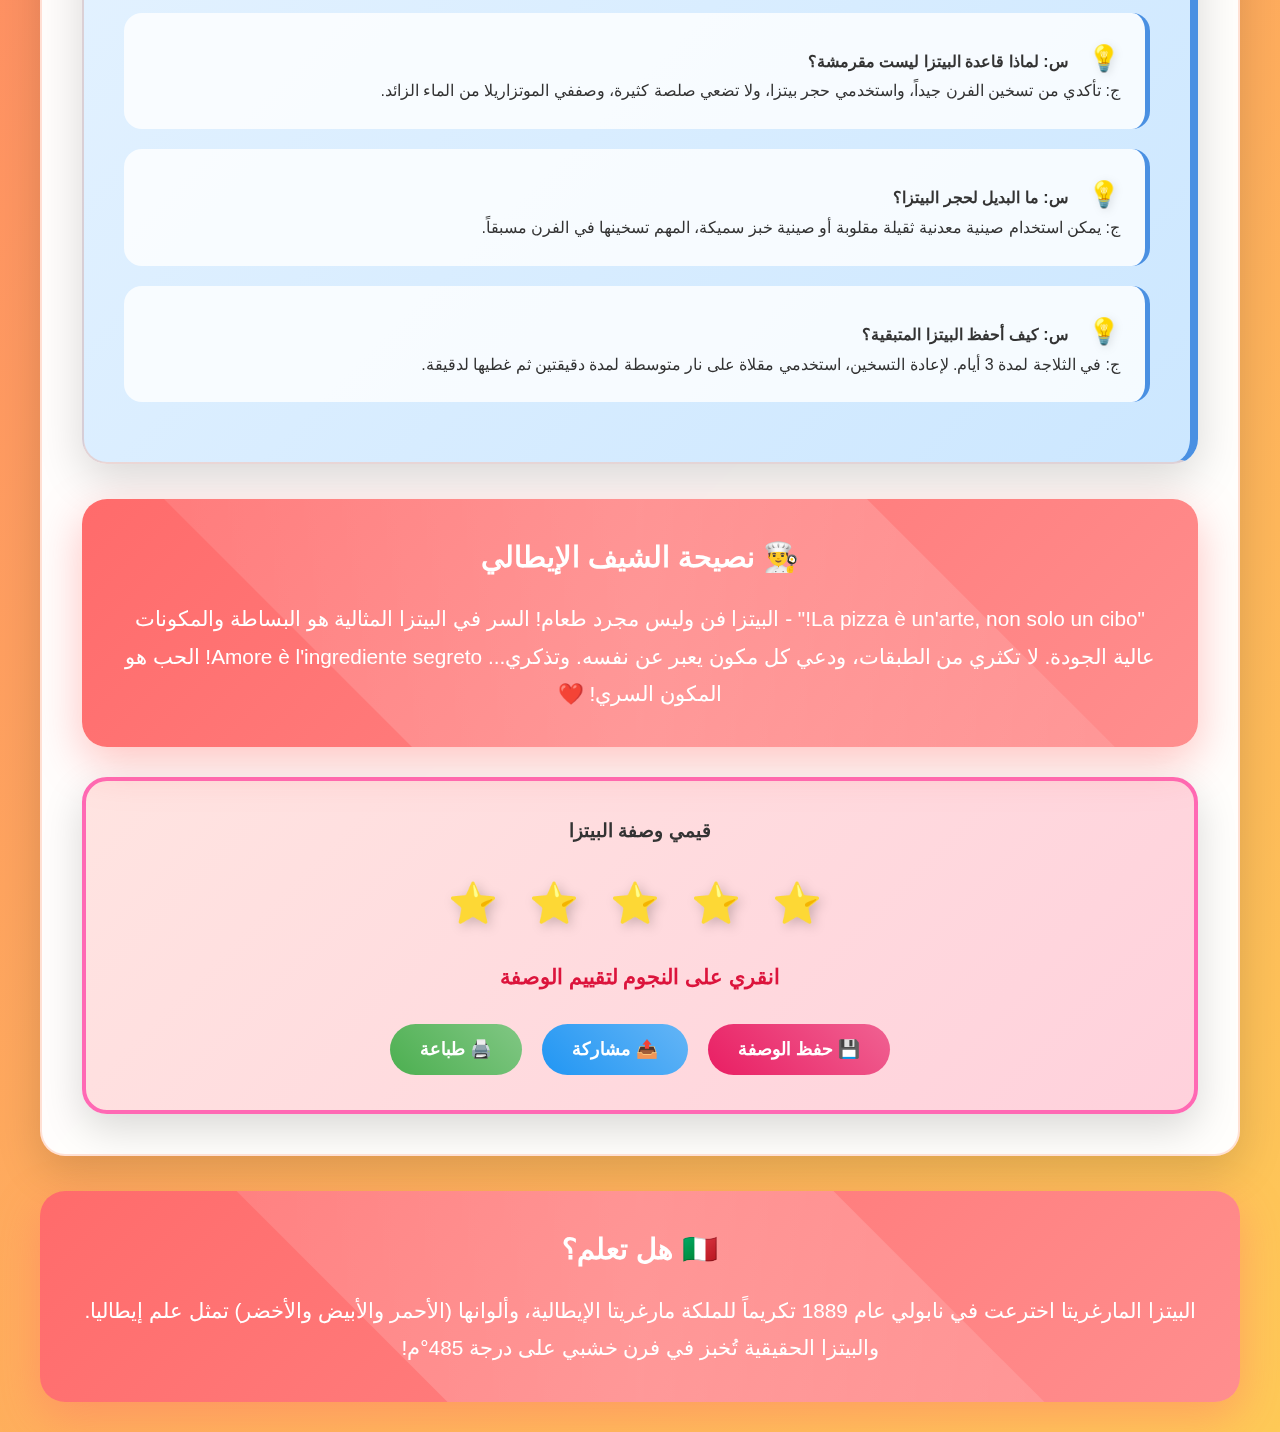
<file: pitza.html>
<!DOCTYPE html>
<html lang="ar" dir="rtl">
<head>
    <meta charset="UTF-8">
    <meta name="viewport" content="width=device-width, initial-scale=1.0">
    <link rel="stylesheet" href="pitza.css">
    <title>طريقة عمل البيتزا الإيطالية الأصلية</title>
</head>
<body>
    <div class="scroll-indicator">
        <div class="scroll-progress" id="scrollProgress"></div>
    </div>

    <div class="floating-pizza" onclick="scrollToTop()" title="العودة للأعلى">
        🍕
    </div>
    <header>
        <nav class="container">
            <div class="logo">
                <span class="logo-icon">🍽️</span>
                <span>الطبق السعيد</span>
            </div>
            <ul class="nav-links">
                <li><a href="index.html">الرئيسية</a></li>
                <li><a href="#recipes">الوصفات</a></li>
                <li><a href="#tips">نصائح</a></li>
                <li><a href="#about">عنا</a></li>
                <li><a href="#contact">تواصل</a></li>
            </ul>
        </nav>
    </header>
    <div class="container">
        <div class="header">
            <span class="pizza-icon">🍕</span>
            <h1>البيتزا الإيطالية الأصلية</h1>
            <p>اكتشف أسرار البيتزا الإيطالية الحقيقية - وصفة مجربة من قلب إيطاليا</p>
            <span class="flag-badge">🇮🇹 Authentic Italian Recipe</span>
            <span class="difficulty-badge">👨‍🍳 متوسط الصعوبة</span>
        </div>

        <div class="section">
            <div class="section-header">
                <span class="section-icon">🛒</span>
                <h2 class="section-title">المقادير المطلوبة</h2>
            </div>
            <div class="ingredients-container">
                <div class="ingredient-section">
                    <h4>عجينة البيتزا</h4>
                    <ul class="ingredient-list">
                        <li class="ingredient-item">
                            <span class="ingredient-name">دقيق قوي (خبز)</span>
                            <span class="ingredient-amount">500 جرام</span>
                        </li>
                        <li class="ingredient-item">
                            <span class="ingredient-name">ماء دافئ</span>
                            <span class="ingredient-amount">325 مل</span>
                        </li>
                        <li class="ingredient-item">
                            <span class="ingredient-name">خميرة فورية</span>
                            <span class="ingredient-amount">7 جرام</span>
                        </li>
                        <li class="ingredient-item">
                            <span class="ingredient-name">ملح البحر</span>
                            <span class="ingredient-amount">10 جرام</span>
                        </li>
                        <li class="ingredient-item">
                            <span class="ingredient-name">زيت زيتون بكر</span>
                            <span class="ingredient-amount">2 ملعقة كبيرة</span>
                        </li>
                        <li class="ingredient-item">
                            <span class="ingredient-name">سكر</span>
                            <span class="ingredient-amount">ملعقة صغيرة</span>
                        </li>
                    </ul>
                </div>
                
                <div class="ingredient-section">
                    <h4>صلصة الطماطم</h4>
                    <ul class="ingredient-list">
                        <li class="ingredient-item">
                            <span class="ingredient-name">طماطم مقشرة معلبة</span>
                            <span class="ingredient-amount">400 جرام</span>
                        </li>
                        <li class="ingredient-item">
                            <span class="ingredient-name">ثوم مفروم</span>
                            <span class="ingredient-amount">3 فصوص</span>
                        </li>
                        <li class="ingredient-item">
                            <span class="ingredient-name">ريحان طازج</span>
                            <span class="ingredient-amount">10 أوراق</span>
                        </li>
                        <li class="ingredient-item">
                            <span class="ingredient-name">أوريجانو مجفف</span>
                            <span class="ingredient-amount">ملعقة صغيرة</span>
                        </li>
                        <li class="ingredient-item">
                            <span class="ingredient-name">ملح وفلفل أسود</span>
                            <span class="ingredient-amount">حسب الطعم</span>
                        </li>
                        <li class="ingredient-item">
                            <span class="ingredient-name">زيت زيتون</span>
                            <span class="ingredient-amount">ملعقة كبيرة</span>
                        </li>
                    </ul>
                 </div>
        </div>

        <div class="section">
            <div class="section-header">
                <span class="section-icon">👨‍🍳</span>
                <h2 class="section-title">خطوات التحضير</h2>
            </div>
            <div class="steps-timeline">
                <div class="step">
                    <h4>تحضير العجينة</h4>
                    <p>في وعاء كبير، اخلطي الدقيق والملح في جهة واحدة. في كوب منفصل، اذيبي الخميرة والسكر في الماء الدافئ واتركيها لمدة 5 دقائق حتى تصبح رغوية. أضيفي خليط الخميرة وزيت الزيتون للدقيق واعجني لمدة 10 دقائق حتى تصبح العجينة ناعمة ومرنة.</p>
                    <div class="time-temp">
                        <span class="time-badge">⏱️ 15 دقيقة</span>
                        <span class="temp-badge">🌡️ ماء دافئ (37°م)</span>
                    </div>
                </div>

                <div class="step">
                    <h4>التخمير الأول</h4>
                    <p>ضعي العجينة في وعاء مدهون بزيت الزيتون، وغطيها بمنشفة رطبة أو بلاستيك. اتركيها في مكان دافئ لمدة ساعة إلى ساعة ونصف حتى تتضاعف في الحجم. هذا مهم جداً للحصول على قوام هوائي مثالي.</p>
                    <div class="time-temp">
                        <span class="time-badge">⏱️ 90 دقيقة</span>
                        <span class="temp-badge">🌡️ مكان دافئ (25°م)</span>
                    </div>
                </div>

                <div class="step">
                    <h4>تحضير الصلصة</h4>
                    <p>اهرسي الطماطم المعلبة بالشوكة أو بالخلاط لثوانٍ قليلة (لا تجعليها ناعمة تماماً). في مقلاة، سخني زيت الزيتون وأضيفي الثوم المفروم حتى يذبل. أضيفي الطماطم المهروسة والأوريجانو والريحان والملح والفلفل. اتركي الصلصة تنضج على نار هادئة لمدة 15 دقيقة حتى تثخن.</p>
                    <div class="time-temp">
                        <span class="time-badge">⏱️ 20 دقيقة</span>
                        <span class="temp-badge">🌡️ نار هادئة</span>
                    </div>
                </div>

                <div class="step">
                    <h4>تحضير الفرن والأدوات</h4>
                    <p>سخني الفرن على أعلى درجة حرارة ممكنة (250°م على الأقل). ضعي حجر البيتزا أو صينية معدنية سميكة في الفرن لتسخن مع الفرن. هذا سر الحصول على قاعدة مقرمشة مثل المطاعم الإيطالية.</p>
                    <div class="time-temp">
                        <span class="time-badge">⏱️ 30 دقيقة تسخين</span>
                        <span class="temp-badge">🌡️ 250°م أو أعلى</span>
                    </div>
                </div>

                <div class="step">
                    <h4>تقسيم وفرد العجينة</h4>
                    <p>بعد انتهاء التخمير، اقسمي العجينة إلى نصفين للحصول على بيتزا بحجم متوسط، أو اتركيها كاملة لبيتزا كبيرة. على سطح مرشوش بالدقيق، افردي العجينة برفق بأطراف أصابعك من الوسط للخارج. لا تستعملي الشوبك! هذا يحافظ على الهواء في العجينة.</p>
                    <div class="time-temp">
                        <span class="time-badge">⏱️ 10 دقائق</span>
                    </div>
                </div>

                <div class="step">
                    <h4>إضافة الصلصة والطبقات</h4>
                    <p>باستخدام معلقة كبيرة، وزعي طبقة رقيقة من الصلصة على العجينة، مع ترك 2 سم من الأطراف للقشرة. قطعي جبنة الموتزاريلا إلى قطع صغيرة ووزعيها بالتساوي. أضيفي أي إضافات تريدينها، ثم رشي جبنة البارميزان المبشورة.</p>
                    <div class="time-temp">
                        <span class="time-badge">⏱️ 5 دقائق</span>
                    </div>
                </div>

                <div class="step">
                    <h4>الخبز والتقديم</h4>
                    <p>انقلي البيتزا بحذر إلى الحجر الساخن أو الصينية في الفرن. اخبزيها لمدة 12-15 دقيقة حتى تصبح الأطراف ذهبية والجبنة فقاعية ومحمرة قليلاً. أخرجيها من الفرن واتركيها تبرد دقيقتين، ثم أضيفي أوراق الريحان الطازج ورشة من زيت الزيتون الفاخر.</p>
                    <div class="time-temp">
                        <span class="time-badge">⏱️ 15 دقيقة</span>
                        <span class="temp-badge">🌡️ 250°م</span>
                    </div>
                </div>
            </div>
        </div>

        <div class="section tips-section">
            <div class="section-header">
                <span class="section-icon">🎯</span>
                <h2 class="section-title">أسرار البيتزا المثالية</h2>
            </div>
            <div class="tip">
                <strong>سر العجينة المرنة:</strong> استخدمي دقيق قوي (خبز) بدلاً من الدقيق العادي، واعجني جيداً لتطوير الجلوتين الذي يعطي المرونة.
            </div>
            <div class="tip">
                <strong>التخمير البطيء:</strong> للحصول على نكهة أعمق، يمكنك ترك العجينة تتخمر في الثلاجة لمدة 24-72 ساعة قبل الاستعمال.
            </div>
            <div class="tip">
                <strong>حرارة عالية جداً:</strong> البيتزا الإيطالية تُخبز على حرارة عالية جداً. استخدمي أعلى درجة في فرنك وسخني حجر البيتزا مسبقاً.
            </div>
            <div class="tip">
                <strong>صلصة خفيفة:</strong> لا تضعي صلصة كثيرة! طبقة رقيقة كافية لتجنب جعل القاعدة رطبة ومطاطية.
            </div>
            <div class="tip">
                <strong>الجبنة الطازجة:</strong> استخدمي موتزاريلا طازجة وصفيها من الماء الزائد قبل الاستعمال لتجنب البيتزا المائية.
            </div>
            <div class="tip">
                <strong>فرد العجينة:</strong> استخدمي أطراف أصابعك لفرد العجينة بدلاً من الشوبك للحفاظ على فقاعات الهواء الطبيعية.
            </div>
        </div>

        <div class="section">
            <div class="section-header">
                <span class="section-icon">🍕</span>
                <h2 class="section-title">أنواع البيتزا الإيطالية الكلاسيكية</h2>
            </div>
            <div class="toppings-grid">
                <div class="topping-category" style="border-color: #dc143c;">
                    <div class="topping-title" style="color: #dc143c;">🍅 مارغريتا الكلاسيكية</div>
                    <ul class="topping-list">
                        <li>صلصة طماطم طازجة</li>
                        <li>موتزاريلا فيور دي لاتيه</li>
                        <li>ريحان طازج</li>
                        <li>زيت زيتون بكر ممتاز</li>
                        <li>ملح البحر</li>
                    </ul>
                </div>
                
                <div class="topping-category" style="border-color: #8b4513;">
                    <div class="topping-title" style="color: #8b4513;">🍄 فونجي (الفطر)</div>
                    <ul class="topping-list">
                        <li>صلصة طماطم</li>
                        <li>موتزاريلا</li>
                        <li>فطر بورتشيني طازج</li>
                        <li>ثوم مقطع رقيق</li>
                        <li>بقدونس إيطالي</li>
                    </ul>
                </div>

                <div class="topping-category" style="border-color: #ff4500;">
                    <div class="topping-title" style="color: #ff4500;">🌶️ ديافولا (الحارة)</div>
                    <ul class="topping-list">
                        <li>صلصة طماطم حارة</li>
                        <li>موتزاريلا</li>
                        <li>سلامي حار (ندوجا)</li>
                        <li>فلفل أحمر مجفف</li>
                        <li>أوريجانو</li>
                    </ul>
                </div>

                <div class="topping-category" style="border-color: #228b22;">
                    <div class="topping-title" style="color: #228b22;">🥬 كواترو فورماجي</div>
                    <ul class="topping-list">
                        <li>صلصة بيضاء (كريمة)</li>
                        <li>موتزاريلا</li>
                        <li>جورجونزولا</li>
                        <li>بارميزان</li>
                        <li>بيكورينو رومانو</li>
                    </ul>
                </div>

                <div class="topping-category" style="border-color: #4169e1;">
                    <div class="topping-title" style="color: #4169e1;">🐟 مارينارا</div>
                    <ul class="topping-list">
                        <li>صلصة طماطم</li>
                        <li>ثوم مفروم</li>
                        <li>أوريجانو</li>
                        <li>زيت زيتون</li>
                        <li>بدون جبنة (تقليدية)</li>
                    </ul>
                </div>

                <div class="topping-category" style="border-color: #da70d6;">
                    <div class="topping-title" style="color: #da70d6;">🥓 كابريتشيوزا</div>
                    <ul class="topping-list">
                        <li>صلصة طماطم</li>
                        <li>موتزاريلا</li>
                        <li>خرشوف مخلل</li>
                        <li>فطر</li>
                        <li>لحم مقدد إيطالي</li>
                        <li>زيتون أسود</li>
                    </ul>
                </div>
            </div>
        </div>

       
        <div class="section tips-section" style="background: linear-gradient(135deg, #e6f3ff, #cce7ff); border-right: 8px solid #4a90e2;">
            <div class="section-header">
                <span class="section-icon">❓</span>
                <h2 class="section-title">أسئلة شائعة</h2>
            </div>
            
            <div class="tip" style="background: rgba(255, 255, 255, 0.8); border-right: 5px solid #4a90e2;">
                <strong>س: هل يمكن تحضير العجينة مسبقاً؟</strong><br>
                ج: نعم! يمكن حفظ العجينة في الثلاجة لمدة 3 أيام أو في الفريزر لمدة 3 أشهر. التخمير البطيء يحسن النكهة.
            </div>
            
            <div class="tip" style="background: rgba(255, 255, 255, 0.8); border-right: 5px solid #4a90e2;">
                <strong>س: لماذا قاعدة البيتزا ليست مقرمشة؟</strong><br>
                ج: تأكدي من تسخين الفرن جيداً، واستخدمي حجر بيتزا، ولا تضعي صلصة كثيرة، وصففي الموتزاريلا من الماء الزائد.
            </div>
            
            <div class="tip" style="background: rgba(255, 255, 255, 0.8); border-right: 5px solid #4a90e2;">
                <strong>س: ما البديل لحجر البيتزا؟</strong><br>
                ج: يمكن استخدام صينية معدنية ثقيلة مقلوبة أو صينية خبز سميكة، المهم تسخينها في الفرن مسبقاً.
            </div>
            
            <div class="tip" style="background: rgba(255, 255, 255, 0.8); border-right: 5px solid #4a90e2;">
                <strong>س: كيف أحفظ البيتزا المتبقية؟</strong><br>
                ج: في الثلاجة لمدة 3 أيام. لإعادة التسخين، استخدمي مقلاة على نار متوسطة لمدة دقيقتين ثم غطيها لدقيقة.
            </div>
        </div>

        <div class="fun-fact">
            <h3>👨‍🍳 نصيحة الشيف الإيطالي</h3>
            <p>"La pizza è un'arte, non solo un cibo!" - البيتزا فن وليس مجرد طعام! السر في البيتزا المثالية هو البساطة والمكونات عالية الجودة. لا تكثري من الطبقات، ودعي كل مكون يعبر عن نفسه. وتذكري... Amore è l'ingrediente segreto! الحب هو المكون السري! ❤️</p>
        </div>

        <div class="rating-section">
            <h3>قيمي وصفة البيتزا</h3>
            <div class="stars" id="ratingStars">
                <span class="star" data-rating="1">⭐</span>
                <span class="star" data-rating="2">⭐</span>
                <span class="star" data-rating="3">⭐</span>
                <span class="star" data-rating="4">⭐</span>
                <span class="star" data-rating="5">⭐</span>
            </div>
            <div class="rating-text" id="ratingText">انقري على النجوم لتقييم الوصفة</div>
            <div class="action-buttons">
                <button class="btn btn-save" onclick="saveRecipe()">
                    💾 حفظ الوصفة
                </button>
                <button class="btn btn-share" onclick="shareRecipe()">
                    📤 مشاركة
                </button>
                <button class="btn btn-print" onclick="printRecipe()">
                    🖨️ طباعة
                </button>
            </div>
        </div>
    </div>



        <div class="fun-fact">
            <h3>🇮🇹 هل تعلم؟</h3>
            <p>البيتزا المارغريتا اخترعت في نابولي عام 1889 تكريماً للملكة مارغريتا الإيطالية، وألوانها (الأحمر والأبيض والأخضر) تمثل علم إيطاليا. والبيتزا الحقيقية تُخبز في فرن خشبي على درجة 485°م!</p>
        </div>

                <script src="pitza.js"></script>
</body>
</html>
</file>
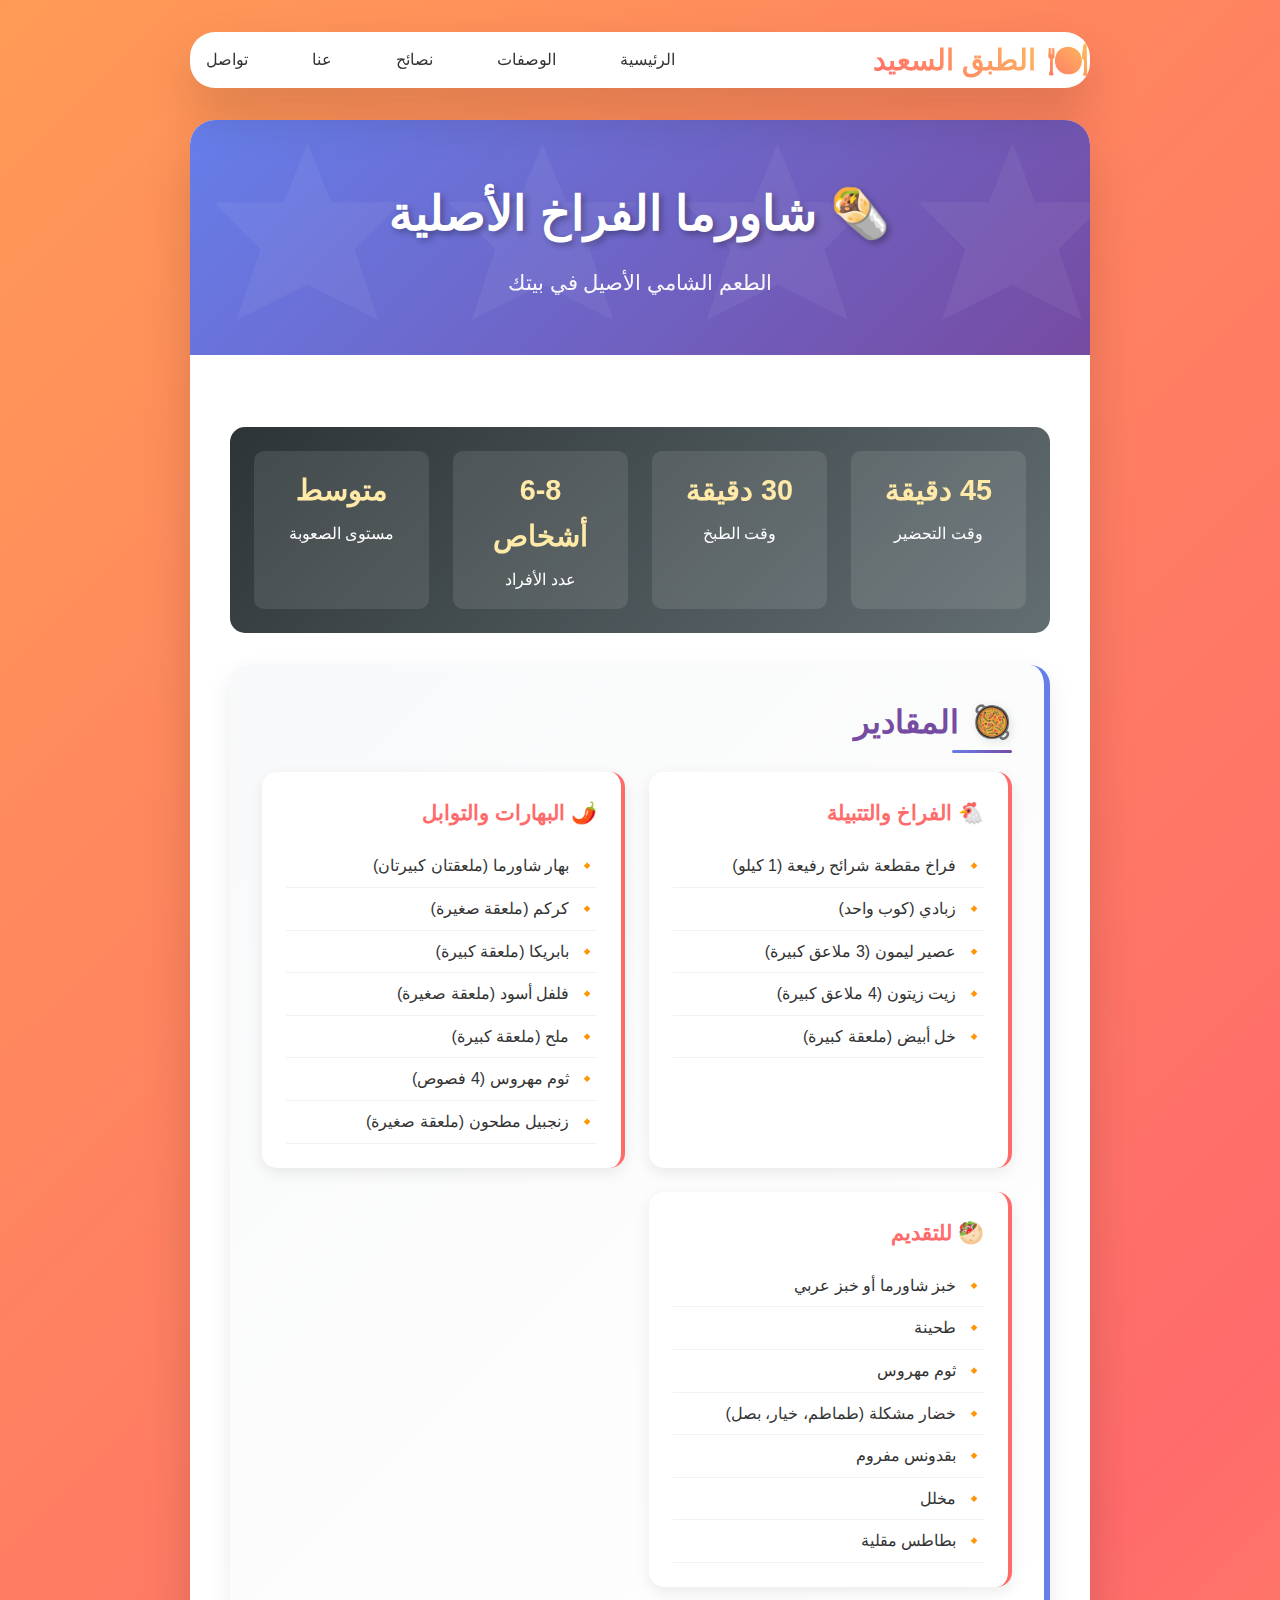
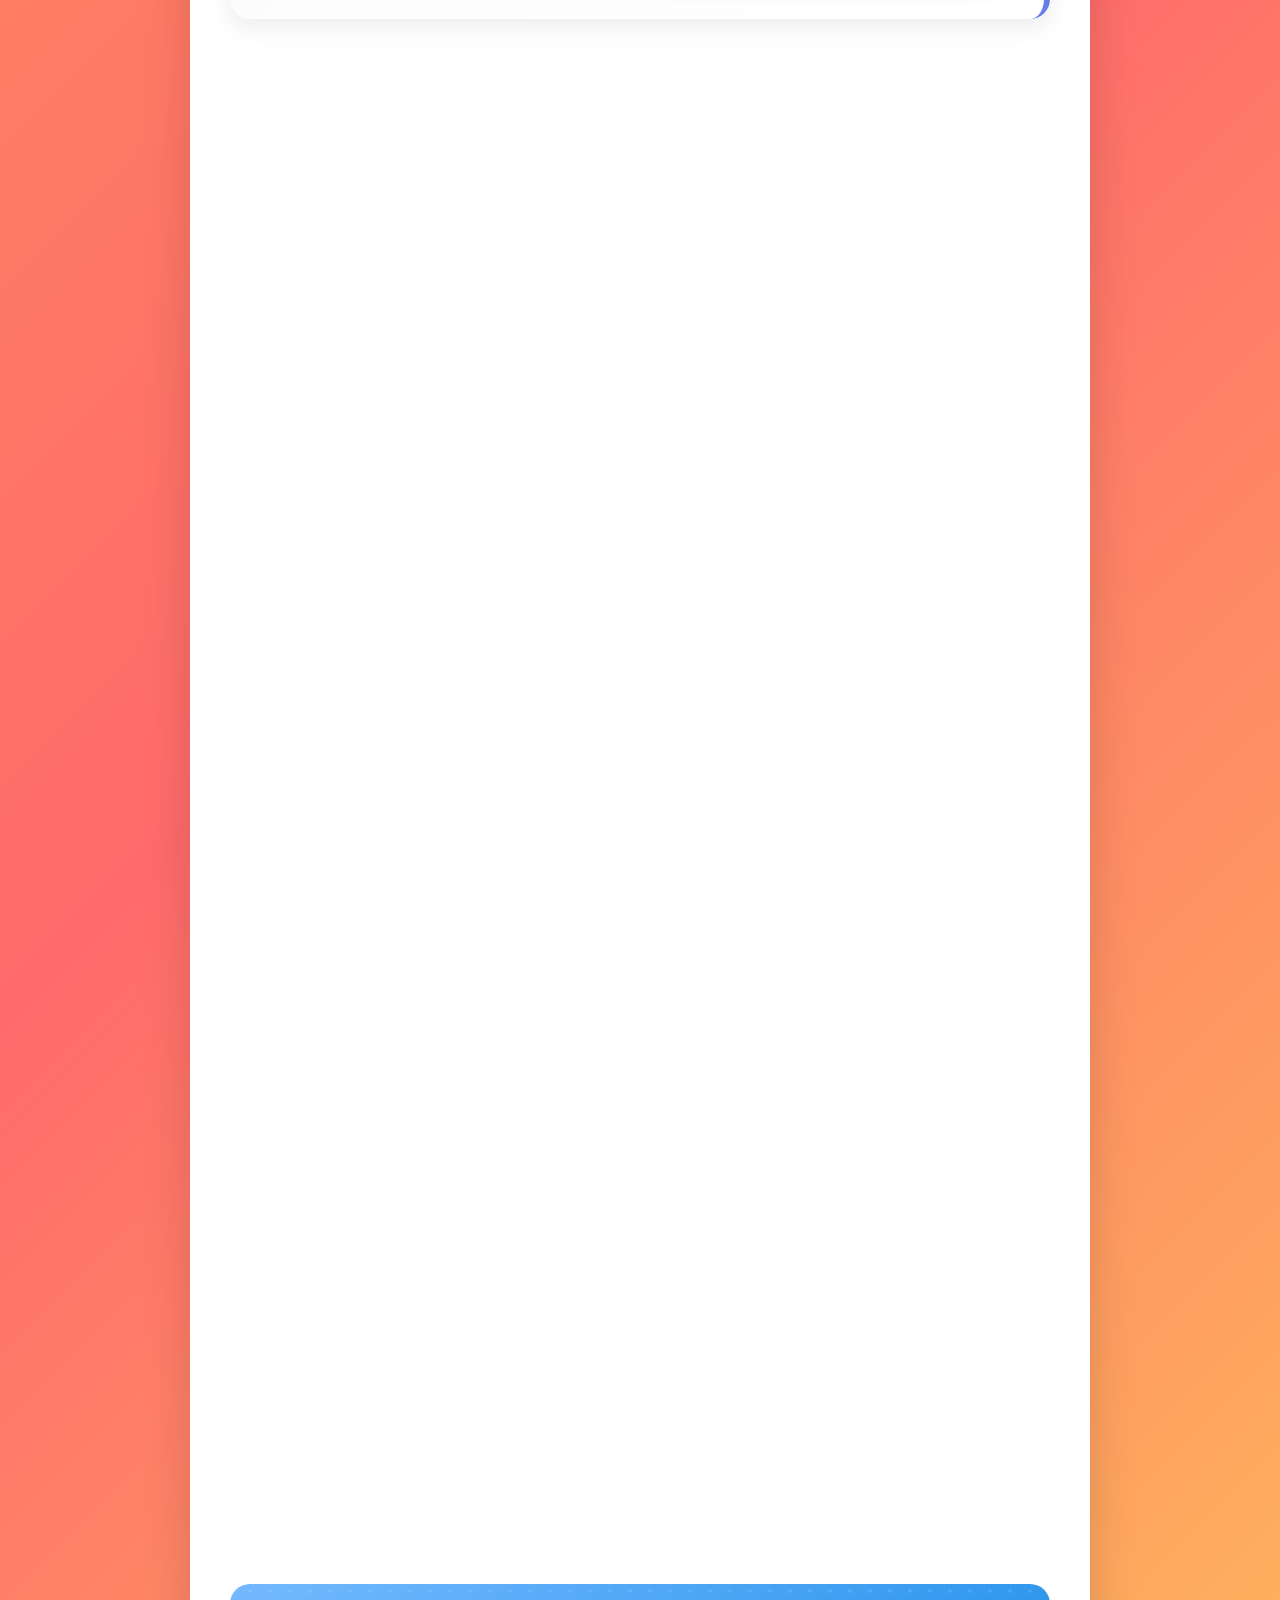
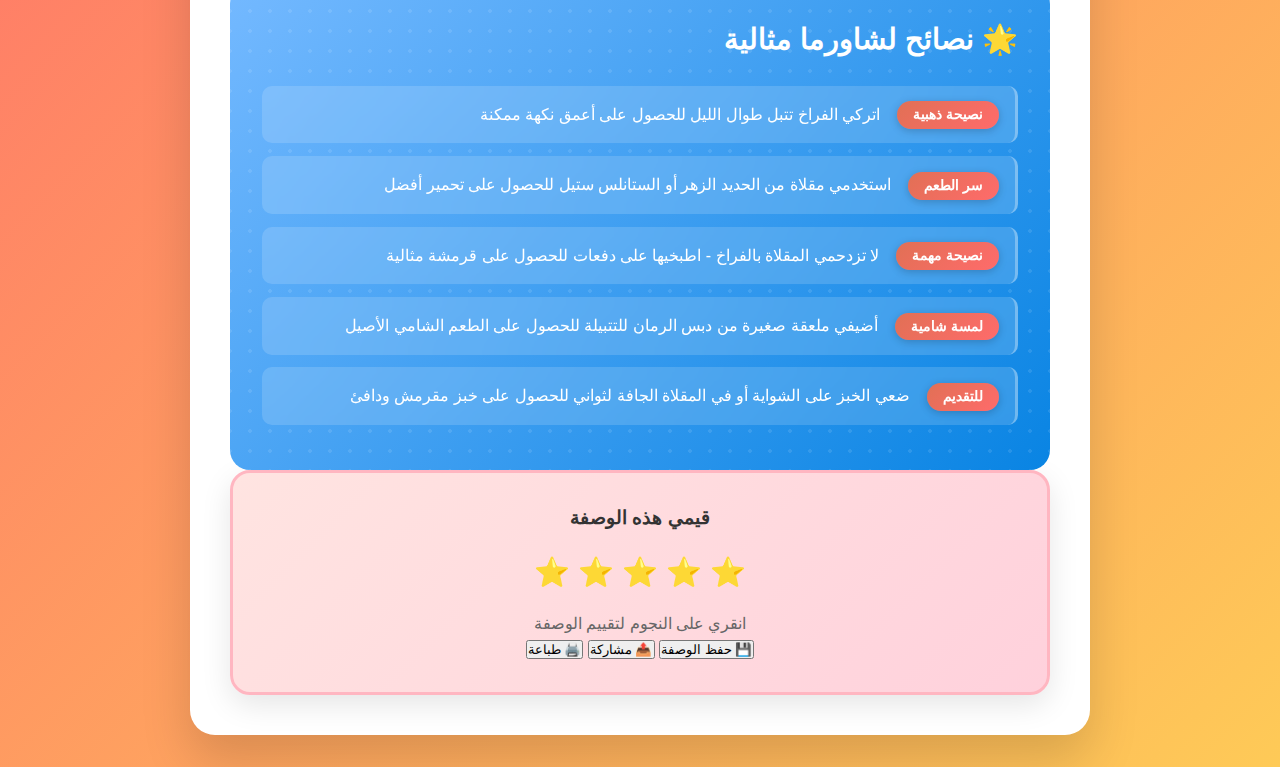
<file: shawrma.html>
<!DOCTYPE html>
<html lang="ar" dir="rtl">
<head>
  <script async src="https://pagead2.googlesyndication.com/pagead/js/adsbygoogle.js?client=ca-pub-1819241665997546"
     crossorigin="anonymous"></script>
  <title> شاورما الفراخ الأصلية  </title>
  <meta name="description" content="اكتشف أشهى الوصفات المصرية والعالمية، أكلات سريعة، وحلويات رائعة بخطوات سهلة وصور جذابة.">
  <meta name="keywords" content="وصفات, أكل, وصفات مصرية, حلويات, أكلات سريعة, وصفات صحية,شاورما الفراخ">
  <meta name="author" content="الطبق السعيد">
  <link rel="stylesheet" href="shawrma.css">
</head>
<body>
    <header>
        <nav class="container">
            <div class="logo">
                <span class="logo-icon">🍽️</span>
                <span>الطبق السعيد</span>
            </div>
            <ul class="nav-links">
                <li><a href="index.html">الرئيسية</a></li>
                <li><a href="#recipes">الوصفات</a></li>
                <li><a href="#tips">نصائح</a></li>
                <li><a href="#about">عنا</a></li>
                <li><a href="#contact">تواصل</a></li>
            </ul>
        </nav>
    </header>
    <div class="container">
        <div class="header">
            <h1>🌯 شاورما الفراخ الأصلية </h1>
            <p>الطعم الشامي الأصيل في بيتك</p>
        </div>
        
        <div class="content">
            <div class="cooking-time">
                <div class="time-item">
                    <span class="time-value">45 دقيقة</span>
                    <div>وقت التحضير</div>
                </div>
                <div class="time-item">
                    <span class="time-value">30 دقيقة</span>
                    <div>وقت الطبخ</div>
                </div>
                <div class="time-item">
                    <span class="time-value">6-8 أشخاص</span>
                    <div>عدد الأفراد</div>
                </div>
                <div class="time-item">
                    <span class="time-value">متوسط</span>
                    <div>مستوى الصعوبة</div>
                </div>
            </div>

            <div class="section">
                <h2><span class="icon">🥘</span> المقادير</h2>
                <div class="ingredients-grid">
                    <div class="ingredient-category">
                        <h3>🐔 الفراخ والتتبيلة</h3>
                        <ul>
                            <li>فراخ مقطعة شرائح رفيعة (1 كيلو)</li>
                            <li>زبادي (كوب واحد)</li>
                            <li>عصير ليمون (3 ملاعق كبيرة)</li>
                            <li>زيت زيتون (4 ملاعق كبيرة)</li>
                            <li>خل أبيض (ملعقة كبيرة)</li>
                        </ul>
                    </div>
                    <div class="ingredient-category">
                        <h3>🌶️ البهارات والتوابل</h3>
                        <ul>
                            <li>بهار شاورما (ملعقتان كبيرتان)</li>
                            <li>كركم (ملعقة صغيرة)</li>
                            <li>بابريكا (ملعقة كبيرة)</li>
                            <li>فلفل أسود (ملعقة صغيرة)</li>
                            <li>ملح (ملعقة كبيرة)</li>
                            <li>ثوم مهروس (4 فصوص)</li>
                            <li>زنجبيل مطحون (ملعقة صغيرة)</li>
                        </ul>
                    </div>
                    <div class="ingredient-category">
                        <h3>🥙 للتقديم</h3>
                        <ul>
                            <li>خبز شاورما أو خبز عربي</li>
                            <li>طحينة</li>
                            <li>ثوم مهروس</li>
                            <li>خضار مشكلة (طماطم، خيار، بصل)</li>
                            <li>بقدونس مفروم</li>
                            <li>مخلل</li>
                            <li>بطاطس مقلية</li>
                        </ul>
                    </div>
                </div>
            </div>

            <div class="section">
                <h2><span class="icon">👨‍🍳</span> طريقة التحضير</h2>
                <div class="steps">
                    <div class="step">
                        <h3>تحضير التتبيلة</h3>
                        <p>في وعاء كبير، اخلطي الزبادي مع عصير الليمون وزيت الزيتون والخل. أضيفي الثوم المهروس وجميع البهارات والتوابل. امزجي جيداً حتى تحصلي على خليط متجانس ولونه مائل للأحمر من البابريكا.</p>
                    </div>
                    
                    <div class="step">
                        <h3>تقطيع وتتبيل الفراخ</h3>
                        <p>قطعي الفراخ إلى شرائح رفيعة (حوالي نصف سم). ضعي قطع الفراخ في التتبيلة وتأكدي من تغطية كل القطع جيداً. غطي الوعاء واتركيه في الثلاجة لمدة 4 ساعات على الأقل، أو طوال الليل للحصول على أفضل نكهة.</p>
                    </div>
                    
                    <div class="step">
                        <h3>الطبخ في المقلاة</h3>
                        <p>سخني مقلاة كبيرة على نار عالية. أضيفي قطع الفراخ المتبلة مع التتبيلة واتركيها تطبخ مع التحريك المستمر. في البداية ستخرج المياه من الفراخ، استمري في الطبخ حتى تتبخر المياه تماماً.</p>
                    </div>
                    
                    <div class="step">
                        <h3>التحمير والقرمشة</h3>
                        <p>بعد أن تتبخر المياه، استمري في الطبخ مع التحريك حتى تبدأ قطع الفراخ في التحمر من الأطراف وتصبح مقرمشة قليلاً. هذا يعطي الطعم المميز للشاورما. يحتاج هذا حوالي 15-20 دقيقة.</p>
                    </div>
                    
                    <div class="step">
                        <h3>تحضير الإضافات</h3>
                        <p>أثناء طبخ الفراخ، حضري الإضافات: قطعي الطماطم والخيار والبصل إلى قطع صغيرة، افرمي البقدونس، وحضري صلصة الطحينة بخلطها مع الثوم المهروس وقليل من الماء والملح.</p>
                    </div>
                    
                    <div class="step">
                        <h3>التقديم</h3>
                        <p>سخني خبز الشاورما قليلاً، ضعي كمية من الفراخ في الخبز، أضيفي الخضار والطحينة والمخلل والبطاطس المقلية حسب الرغبة. لفي الشاورما بإحكام وقدميها ساخنة.</p>
                    </div>
                </div>
            </div>

            <div class="tips">
                <h3>🌟 نصائح لشاورما مثالية</h3>
                <div class="tip-item">
                    <span class="secret-badge">نصيحة ذهبية</span>
                    اتركي الفراخ تتبل طوال الليل للحصول على أعمق نكهة ممكنة
                </div>
                <div class="tip-item">
                    <span class="secret-badge">سر الطعم</span>
                    استخدمي مقلاة من الحديد الزهر أو الستانلس ستيل للحصول على تحمير أفضل
                </div>
                <div class="tip-item">
                    <span class="secret-badge">نصيحة مهمة</span>
                    لا تزدحمي المقلاة بالفراخ - اطبخيها على دفعات للحصول على قرمشة مثالية
                </div>
                <div class="tip-item">
                    <span class="secret-badge">لمسة شامية</span>
                    أضيفي ملعقة صغيرة من دبس الرمان للتتبيلة للحصول على الطعم الشامي الأصيل
                </div>
                <div class="tip-item">
                    <span class="secret-badge">للتقديم</span>
                    ضعي الخبز على الشواية أو في المقلاة الجافة لثواني للحصول على خبز مقرمش ودافئ
                </div>
            </div>

           <div class="rating-section">
            <h3>قيمي هذه الوصفة</h3>
            <div class="stars" id="ratingStars">
                <span class="star" data-rating="1">⭐</span>
                <span class="star" data-rating="2">⭐</span>
                <span class="star" data-rating="3">⭐</span>
                <span class="star" data-rating="4">⭐</span>
                <span class="star" data-rating="5">⭐</span>
            </div>
            <div class="rating-text" id="ratingText">انقري على النجوم لتقييم الوصفة</div>
            <div class="action-buttons">
                <button class="btn btn-save" onclick="saveRecipe()">
                    💾 حفظ الوصفة
                </button>
                <button class="btn btn-share" onclick="shareRecipe()">
                    📤 مشاركة
                </button>
                <button class="btn btn-print" onclick="printRecipe()">
                    🖨️ طباعة
                </button>
            </div>
        </div>
    </div>
<script src="shawrma.js"></script>
</body>

</html>
</file>
<file: index.css>
* {
            margin: 0;
            padding: 0;
            box-sizing: border-box;
        }

        body {
            font-family: 'Segoe UI', Tahoma, Geneva, Verdana, sans-serif;
            background: linear-gradient(135deg, #ff9a56 0%, #ff6b6b 50%, #feca57 100%);
            color: #333;
            line-height: 1.6;
        }

        .container {
            max-width: 1200px;
            margin: 0 auto;
            padding: 0 20px;
        }

        header {
            background: rgba(255, 255, 255, 0.95);
            backdrop-filter: blur(10px);
            padding: 1rem 0;
            box-shadow: 0 4px 20px rgba(0, 0, 0, 0.1);
            position: sticky;
            top: 0;
            z-index: 100;
        }

        nav {
            display: flex;
            justify-content: space-between;
            align-items: center;
        }

        .logo {
            display: flex;
            align-items: center;
            gap: 10px;
            font-size: 1.8rem;
            font-weight: bold;
            background: linear-gradient(45deg, #ff6b6b, #feca57);
            -webkit-background-clip: text;
            -webkit-text-fill-color: transparent;
            background-clip: text;
        }

        .logo-icon {
            font-size: 2.2rem;
            background: linear-gradient(45deg, #ff6b6b, #feca57);
            -webkit-background-clip: text;
            -webkit-text-fill-color: transparent;
            background-clip: text;
            animation: bounce 2s ease-in-out infinite;
        }

        @keyframes bounce {
            0%, 100% { transform: translateY(0px) rotate(0deg); }
            50% { transform: translateY(-5px) rotate(5deg); }
        }

        .nav-links {
            display: flex;
            list-style: none;
            gap: 2rem;
        }

        .nav-links a {
            text-decoration: none;
            color: #333;
            font-weight: 500;
            transition: all 0.3s ease;
            padding: 0.5rem 1rem;
            border-radius: 25px;
        }

        .nav-links a:hover {
            background: linear-gradient(45deg, #ff6b6b, #feca57);
            color: white;
            transform: translateY(-2px);
        }
        .sho {
            text-decoration: none;
            color: blue;
            font-weight: 500;
            transition: all 0.3s ease;
            padding: 0.5rem 1rem;
            border-radius: 25px;
        }

        .sho:hover {
            background: linear-gradient(45deg, #ff6b6b, #feca57);
            color: white;
            transform: translateY(-2px);
        }

        .hero {
            text-align: center;
            padding: 4rem 0;
            color: white;
        }

        .hero h1 {
            font-size: 3.5rem;
            margin-bottom: 1rem;
            text-shadow: 2px 2px 4px rgba(0, 0, 0, 0.3);
            animation: fadeInUp 1s ease;
        }

        .hero p {
            font-size: 1.2rem;
            margin-bottom: 2rem;
            opacity: 0.9;
            animation: fadeInUp 1s ease 0.2s both;
        }

        .cta-button {
            display: inline-block;
            background: linear-gradient(45deg, #6b99ff, #8657fe);
            color: white;
            padding: 1rem 2rem;
            text-decoration: none;
            border-radius: 50px;
            font-weight: bold;
            font-size: 1.1rem;
            transition: all 0.3s ease;
            box-shadow: 0 8px 25px rgba(255, 107, 107, 0.3);
            animation: fadeInUp 1s ease 0.4s both;
        }

        .cta-button:hover {
            transform: translateY(-3px);
            box-shadow: 0 15px 35px rgba(255, 107, 107, 0.4);
        }

        .features {
            background: white;
            padding: 4rem 0;
            margin: 2rem 0;
            border-radius: 20px;
            box-shadow: 0 20px 40px rgba(0, 0, 0, 0.1);
        }

        .features-grid {
            display: grid;
            grid-template-columns: repeat(auto-fit, minmax(300px, 1fr));
            gap: 2rem;
            margin-top: 3rem;
        }

        .feature-card {
            text-align: center;
            padding: 2rem;
            border-radius: 15px;
            background: linear-gradient(135deg, #f8f9fa 0%, #e9ecef 100%);
            transition: all 0.3s ease;
            border: 1px solid rgba(0, 0, 0, 0.05);
        }

        .feature-card:hover {
            transform: translateY(-10px);
            box-shadow: 0 20px 40px rgba(0, 0, 0, 0.15);
        }

        .feature-icon {
            font-size: 3rem;
            margin-bottom: 1rem;
            display: block;
        }

        .feature-card h3 {
            font-size: 1.5rem;
            margin-bottom: 1rem;
            color: #2c3e50;
        }

        .feature-card p {
            color: #666;
        }

        .section-title {
            text-align: center;
            font-size: 2.5rem;
            margin-bottom: 1rem;
            color: #2c3e50;
        }

        .section-subtitle {
            text-align: center;
            color: #666;
            font-size: 1.1rem;
            margin-bottom: 2rem;
        }

        .recipes-preview {
            background: white;
            padding: 4rem 0;
            color: rgb(0, 0, 0);
            border-radius: 20px;
            margin: 2rem 0;
        }

        .recipes-grid {
            display: grid;
            grid-template-columns: repeat(auto-fit, minmax(280px, 1fr));
            gap: 2rem;
            margin-top: 3rem;
        }

        .recipe-card {
            background: linear-gradient(135deg, #f8f9fa 0%, #e9ecef 100%);
            backdrop-filter: blur(10px);
            border-radius: 15px;
            padding: 2rem;
            text-align: center;
            transition: all 0.3s ease;
            border: 1px solid rgba(180, 26, 26, 0.2);
        }

        .recipe-card:hover {
            transform: translateY(-5px);
            background: rgba(170, 167, 167, 0.2);
        }

        .recipe-card h4 {
            font-size: 1.3rem;
            margin-bottom: 0.5rem;
        }

        .recipe-card p {
            opacity: 0.9;
            font-size: 0.9rem;
        }

        footer {
            background: rgba(0, 0, 0, 0.8);
            color: white;
            text-align: center;
            padding: 2rem 0;
            margin-top: 2rem;
        }

        @keyframes fadeInUp {
            from {
                opacity: 0;
                transform: translateY(30px);
            }
            to {
                opacity: 1;
                transform: translateY(0);
            }
        }

        .floating-elements {
            position: fixed;
            top: 0;
            left: 0;
            width: 100%;
            height: 100%;
            pointer-events: none;
            z-index: 1;
        }

        .floating-element {
            position: absolute;
            opacity: 0.1;
            animation: float 6s ease-in-out infinite;
        }

        .floating-element:nth-child(1) {
            top: 10%;
            left: 10%;
            animation-delay: 0s;
        }

        .floating-element:nth-child(2) {
            top: 20%;
            right: 10%;
            animation-delay: 2s;
        }

        .floating-element:nth-child(3) {
            bottom: 20%;
            left: 20%;
            animation-delay: 4s;
        }

        @keyframes float {
            0%, 100% { transform: translateY(0px) rotate(0deg); }
            50% { transform: translateY(-20px) rotate(180deg); }
        }

        @media (max-width: 768px) {
            .nav-links {
                display: none;
            }
            
            .hero h1 {
                font-size: 2.5rem;
            }
            
            .features-grid,
            .recipes-grid {
                grid-template-columns: 1fr;
            }
        }
</file>
<file: elborgar.css>
* {
            margin: 0;
            padding: 0;
            box-sizing: border-box;
        }

        body {
            font-family: 'Arial', sans-serif;
            line-height: 1.6;
            color: #333;
            background: linear-gradient(135deg, #ff9a56 0%, #ff6b6b 50%, #feca57 100%);
            min-height: 100vh;
            overflow-x: hidden;
        }
                header {
            position: sticky;
            top: 0;
            z-index: 100;
        }

        nav {
            display: flex;
            justify-content: space-between;
            align-items: center;
        }

        .logo {
            display: flex;
            align-items: center;
            gap: 10px;
            font-size: 1.8rem;
            font-weight: bold;
            background: linear-gradient(45deg, #ff6b6b, #feca57);
            -webkit-background-clip: text;
            -webkit-text-fill-color: transparent;
            background-clip: text;
        }

        .logo-icon {
            font-size: 2.2rem;
            background: linear-gradient(45deg, #ff6b6b, #feca57);
            -webkit-background-clip: text;
            -webkit-text-fill-color: transparent;
            background-clip: text;
            animation: bounce 2s ease-in-out infinite;
        }

        @keyframes bounce {
            0%, 100% { transform: translateY(0px) rotate(0deg); }
            50% { transform: translateY(-5px) rotate(5deg); }
        }

        .nav-links {
            display: flex;
            list-style: none;
            gap: 2rem;
        }

        .nav-links a {
            text-decoration: none;
            color: #333;
            font-weight: 500;
            transition: all 0.3s ease;
            padding: 0.5rem 1rem;
            border-radius: 25px;
        }

        .nav-links a:hover {
            background: linear-gradient(45deg, #ff6b6b, #feca57);
            color: white;
            transform: translateY(-2px);
        }

        .container {
            max-width: 1000px;
            margin: 0 auto;
            background: white;
            box-shadow: 0 30px 60px rgba(0,0,0,0.15);
            border-radius: 30px;
            overflow: hidden;
            margin-top: 2rem;
            margin-bottom: 2rem;
            position: relative;
        }

        .container::before {
            content: '';
            position: absolute;
            top: 0;
            left: 0;
            right: 0;
            height: 5px;
            background: linear-gradient(90deg, #ff6b6b, #feca57, #48dbfb, #ff9ff3, #54a0ff);
            background-size: 400% 100%;
            animation: rainbow 3s ease infinite;
        }

        @keyframes rainbow {
            0%, 100% { background-position: 0% 50%; }
            50% { background-position: 100% 50%; }
        }

        .header {
            background: linear-gradient(135deg, #ff6b6b 0%, #ee5a24 100%);
            color: white;
            text-align: center;
            padding: 4rem 2rem;
            position: relative;
            overflow: hidden;
        }

        .header::before {
            content: '';
            position: absolute;
            top: -50%;
            left: -50%;
            width: 200%;
            height: 200%;
            background: url('data:image/svg+xml,<svg xmlns="http://www.w3.org/2000/svg" viewBox="0 0 100 100"><circle cx="25" cy="25" r="3" fill="rgba(255,255,255,0.1)"/><circle cx="75" cy="25" r="2" fill="rgba(255,255,255,0.05)"/><circle cx="50" cy="75" r="4" fill="rgba(255,255,255,0.08)"/></svg>') repeat;
            animation: float-bubbles 25s infinite linear;
        }

        @keyframes float-bubbles {
            0% { transform: translateX(0) translateY(0) rotate(0deg); }
            100% { transform: translateX(-100px) translateY(-100px) rotate(360deg); }
        }

        .header h1 {
            font-size: 3.5rem;
            margin-bottom: 1rem;
            position: relative;
            z-index: 2;
            text-shadow: 4px 4px 8px rgba(0,0,0,0.3);
            animation: pulse-glow 3s ease-in-out infinite alternate;
        }

        @keyframes pulse-glow {
            from { 
                text-shadow: 4px 4px 8px rgba(0,0,0,0.3), 0 0 30px rgba(255,255,255,0.2);
                transform: scale(1);
            }
            to { 
                text-shadow: 4px 4px 8px rgba(0,0,0,0.3), 0 0 50px rgba(255,255,255,0.4);
                transform: scale(1.02);
            }
        }

        .header p {
            font-size: 1.4rem;
            opacity: 0.95;
            position: relative;
            z-index: 2;
            font-style: italic;
        }

        .content {
            padding: 3rem;
        }

        .section {
            margin-bottom: 3rem;
            background: linear-gradient(135deg, #f8f9fa 0%, #ffffff 100%);
            padding: 2.5rem;
            border-radius: 25px;
            border-right: 8px solid #ff6b6b;
            transition: all 0.5s cubic-bezier(0.4, 0, 0.2, 1);
            box-shadow: 0 10px 30px rgba(0,0,0,0.08);
            position: relative;
            overflow: hidden;
        }

        .section::before {
            content: '';
            position: absolute;
            top: 0;
            right: -100%;
            width: 100%;
            height: 100%;
            background: linear-gradient(90deg, transparent, rgba(255,255,255,0.4), transparent);
            transition: right 0.6s ease;
        }

        .section:hover::before {
            right: 100%;
        }

        .section:hover {
            transform: translateY(-10px) scale(1.03);
            box-shadow: 0 20px 40px rgba(0,0,0,0.15);
            border-right-color: #ee5a24;
        }

        .section h2 {
            color: #ee5a24;
            margin-bottom: 2rem;
            font-size: 2.3rem;
            display: flex;
            align-items: center;
            position: relative;
        }

        .section h2::after {
            content: '';
            position: absolute;
            bottom: -8px;
            right: 0;
            width: 80px;
            height: 4px;
            background: linear-gradient(90deg, #ff6b6b, #ee5a24);
            border-radius: 2px;
            animation: expand 2s ease-out;
        }

        @keyframes expand {
            from { width: 0; }
            to { width: 80px; }
        }

        .icon {
            margin-left: 1rem;
            font-size: 2.5rem;
            filter: drop-shadow(3px 3px 6px rgba(0,0,0,0.1));
            animation: bounce 2s infinite;
        }

        @keyframes bounce {
            0%, 20%, 50%, 80%, 100% { transform: translateY(0); }
            40% { transform: translateY(-10px); }
            60% { transform: translateY(-5px); }
        }

        .cooking-stats {
            display: grid;
            grid-template-columns: repeat(auto-fit, minmax(180px, 1fr));
            gap: 2rem;
            margin: 2.5rem 0;
            background: linear-gradient(135deg, #2d3436 0%, #636e72 100%);
            padding: 2rem;
            border-radius: 20px;
            color: white;
            position: relative;
            overflow: hidden;
        }

        .cooking-stats::before {
            content: '';
            position: absolute;
            top: 0;
            left: -100%;
            width: 100%;
            height: 100%;
            background: linear-gradient(90deg, transparent, rgba(255,255,255,0.1), transparent);
            animation: shine 3s infinite;
        }

        @keyframes shine {
            0% { left: -100%; }
            100% { left: 100%; }
        }

        .stat-item {
            text-align: center;
            padding: 1.5rem;
            background: rgba(255,255,255,0.1);
            border-radius: 15px;
            backdrop-filter: blur(10px);
            transition: all 0.4s ease;
            position: relative;
            z-index: 2;
        }

        .stat-item:hover {
            background: rgba(255,255,255,0.2);
            transform: translateY(-5px) scale(1.05);
            box-shadow: 0 10px 25px rgba(0,0,0,0.3);
        }

        .stat-value {
            font-size: 2rem;
            font-weight: bold;
            color: #ffeaa7;
            display: block;
            margin-bottom: 0.8rem;
            text-shadow: 2px 2px 4px rgba(0,0,0,0.3);
        }

        .ingredients-container {
            display: grid;
            grid-template-columns: repeat(auto-fit, minmax(320px, 1fr));
            gap: 2rem;
            margin-top: 2rem;
        }

        .ingredient-group {
            background: white;
            padding: 2rem;
            border-radius: 20px;
            border-right: 5px solid #26de81;
            box-shadow: 0 8px 25px rgba(0,0,0,0.08);
            transition: all 0.4s ease;
            position: relative;
            overflow: hidden;
        }

        .ingredient-group::before {
            content: '';
            position: absolute;
            top: -50%;
            right: -50%;
            width: 200%;
            height: 200%;
            background: radial-gradient(circle, rgba(38,222,129,0.05) 2px, transparent 2px);
            background-size: 20px 20px;
            animation: pattern-move 20s infinite linear;
        }

        @keyframes pattern-move {
            0% { transform: rotate(0deg) translate(0, 0); }
            100% { transform: rotate(360deg) translate(20px, 20px); }
        }

        .ingredient-group:hover {
            background: #f0fff4;
            transform: translateY(-8px) scale(1.02);
            box-shadow: 0 15px 35px rgba(38,222,129,0.15);
            border-right-color: #20bf6b;
        }

        .ingredient-group h3 {
            color: #20bf6b;
            font-size: 1.5rem;
            margin-bottom: 1.5rem;
            display: flex;
            align-items: center;
            position: relative;
            z-index: 2;
        }

        .ingredient-group h3::before {
            content: attr(data-emoji);
            margin-left: 0.8rem;
            font-size: 1.8rem;
        }

        .ingredient-list {
            list-style: none;
            position: relative;
            z-index: 2;
        }

        .ingredient-item {
            padding: 0.8rem 0;
            border-bottom: 2px solid #f1f2f6;
            transition: all 0.3s ease;
            display: flex;
            align-items: center;
            position: relative;
        }

        .ingredient-item:hover {
            background: rgba(38,222,129,0.1);
            padding-right: 1rem;
            border-radius: 8px;
            transform: translateX(5px);
        }

        .ingredient-item::before {
            content: "🔹";
            margin-left: 0.8rem;
            font-size: 1.2rem;
            transition: all 0.3s ease;
        }

        .ingredient-item:hover::before {
            transform: scale(1.2) rotate(45deg);
        }

        .steps-container {
            counter-reset: step-counter;
        }

        .step {
            background: white;
            margin: 2rem 0;
            padding: 2.5rem;
            border-radius: 20px;
            border-right: 6px solid #74b9ff;
            counter-increment: step-counter;
            position: relative;
            transition: all 0.5s ease;
            box-shadow: 0 8px 25px rgba(0,0,0,0.08);
            overflow: hidden;
        }

        .step::after {
            content: '';
            position: absolute;
            top: 0;
            left: 0;
            right: 0;
            bottom: 0;
            background: linear-gradient(135deg, transparent 0%, rgba(116,185,255,0.03) 50%, transparent 100%);
            opacity: 0;
            transition: all 0.3s ease;
        }

        .step:hover::after {
            opacity: 1;
        }

        .step:hover {
            background: #f8fafe;
            transform: translateX(15px) scale(1.02);
            box-shadow: 0 15px 35px rgba(116,185,255,0.2);
            border-right-color: #0984e3;
        }

        .step::before {
            content: counter(step-counter);
            background: linear-gradient(135deg, #74b9ff, #0984e3);
            color: white;
            width: 50px;
            height: 50px;
            border-radius: 50%;
            display: flex;
            align-items: center;
            justify-content: center;
            position: absolute;
            right: -25px;
            top: 2.5rem;
            font-weight: bold;
            font-size: 1.4rem;
            box-shadow: 0 6px 20px rgba(116,185,255,0.4);
            z-index: 2;
        }

        .step h3 {
            color: #0984e3;
            margin-bottom: 1.5rem;
            font-size: 1.6rem;
            font-weight: 600;
        }

        .step p {
            color: #2d3436;
            font-size: 1.15rem;
            line-height: 1.8;
        }

        .pro-tips {
            background: linear-gradient(135deg, #fd79a8 0%, #e84393 100%);
            color: white;
            padding: 2.5rem;
            border-radius: 25px;
            margin-top: 3rem;
            position: relative;
            overflow: hidden;
        }

        .pro-tips::before {
            content: '';
            position: absolute;
            top: 0;
            left: 0;
            right: 0;
            bottom: 0;
            background: url('data:image/svg+xml,<svg xmlns="http://www.w3.org/2000/svg" viewBox="0 0 100 100"><polygon points="50,15 60,35 85,35 67,50 73,75 50,60 27,75 33,50 15,35 40,35" fill="rgba(255,255,255,0.05)"/></svg>') repeat;
            animation: stars-twinkle 25s infinite linear;
        }

        @keyframes stars-twinkle {
            0% { transform: translateX(0) translateY(0) rotate(0deg); }
            100% { transform: translateX(-100px) translateY(-50px) rotate(180deg); }
        }

        .pro-tips h3 {
            margin-bottom: 2rem;
            font-size: 2rem;
            position: relative;
            z-index: 2;
            text-align: center;
        }

        .tip-card {
            background: rgba(255,255,255,0.15);
            padding: 1.5rem;
            border-radius: 15px;
            margin: 1rem 0;
            backdrop-filter: blur(15px);
            border-right: 4px solid rgba(255,255,255,0.3);
            transition: all 0.4s ease;
            position: relative;
            z-index: 2;
        }

        .tip-card:hover {
            background: rgba(255,255,255,0.25);
            transform: translateX(10px) scale(1.02);
            box-shadow: 0 10px 30px rgba(0,0,0,0.2);
        }

        .pro-badge {
            background: linear-gradient(135deg, #ffeaa7, #fdcb6e);
            color: #2d3436;
            padding: 0.5rem 1.2rem;
            border-radius: 30px;
            font-size: 0.9rem;
            margin-left: 1rem;
            font-weight: bold;
            box-shadow: 0 3px 10px rgba(0,0,0,0.2);
            display: inline-block;
        }

        @media (max-width: 768px) {
            .container {
                margin: 1rem;
            }
            
            .header h1 {
                font-size: 2.5rem;
            }
            
            .content {
                padding: 2rem;
            }
            
            .ingredients-container {
                grid-template-columns: 1fr;
            }
            
            .cooking-stats {
                grid-template-columns: repeat(2, 1fr);
            }
        }

        .rating-section {
            background: linear-gradient(135deg, #ffe4e1, #ffd1dc);
            border-radius: 20px;
            padding: 30px;
            text-align: center;
            border: 3px solid #ffb6c1;
            box-shadow: 0 10px 30px rgba(0, 0, 0, 0.1);
        }


        .rating-number {
            font-size: 4rem;
            font-weight: bold;
            margin-bottom: 1rem;
            text-shadow: 3px 3px 6px rgba(0,0,0,0.3);
        }

        .rating-stars {
            font-size: 2rem;
            margin-bottom: 1rem;
        }

        .rating-stars .star {
            color: #ffeaa7;
            text-shadow: 2px 2px 4px rgba(0,0,0,0.3);
            animation: twinkle 1.5s infinite alternate;
        }

        .rating-stars .star:nth-child(2) { animation-delay: 0.2s; }
        .rating-stars .star:nth-child(3) { animation-delay: 0.4s; }
        .rating-stars .star:nth-child(4) { animation-delay: 0.6s; }
        .rating-stars .star:nth-child(5) { animation-delay: 0.8s; }

        @keyframes float-particle {
                0% {
                    transform: translateY(0) rotate(0deg);
                    opacity: 0;
                }
                10% {
                    opacity: 1;
                }
                90% {
                    opacity: 1;
                }
                100% {
                    transform: translateY(-100vh) rotate(360deg);
                    opacity: 0;
                }
            }
            
            @keyframes pulse {
                0%, 100% {
                    transform: scale(1);
                }
                50% {
                    transform: scale(1.05);
                }
            }
        
        @media (max-width: 768px) {
            .nav-links {
                display: none;
            }
        }
</file>
<file: elgolash.css>
* {
            margin: 0;
            padding: 0;
            box-sizing: border-box;
        }

        body {
            font-family: 'Segoe UI', Tahoma, Geneva, Verdana, sans-serif;
            line-height: 1.6;
            color: #333;
            background: linear-gradient(135deg, #ff9a56 0%, #ff6b6b 50%, #feca57 100%);
            min-height: 100vh;
            position: relative;
        }
        header {
            background: rgba(255, 255, 255, 0.95);
            backdrop-filter: blur(10px);
            padding: 1rem 0;
            box-shadow: 0 4px 20px rgba(0, 0, 0, 0.1);
            position: sticky;
            top: 0;
            z-index: 100;
        }

        nav {
            display: flex;
            justify-content: space-between;
            align-items: center;
        }

        .logo {
            display: flex;
            align-items: center;
            gap: 10px;
            font-size: 1.8rem;
            font-weight: bold;
            background: linear-gradient(45deg, #ff6b6b, #feca57);
            -webkit-background-clip: text;
            -webkit-text-fill-color: transparent;
            background-clip: text;
        }

        .logo-icon {
            font-size: 2.2rem;
            background: linear-gradient(45deg, #ff6b6b, #feca57);
            -webkit-background-clip: text;
            -webkit-text-fill-color: transparent;
            background-clip: text;
            animation: bounce 2s ease-in-out infinite;
        }

        @keyframes bounce {
            0%, 100% { transform: translateY(0px) rotate(0deg); }
            50% { transform: translateY(-5px) rotate(5deg); }
        }

        .nav-links {
            display: flex;
            list-style: none;
            gap: 2rem;
        }

        .nav-links a {
            text-decoration: none;
            color: #333;
            font-weight: 500;
            transition: all 0.3s ease;
            padding: 0.5rem 1rem;
            border-radius: 25px;
        }

        .nav-links a:hover {
            background: linear-gradient(45deg, #ff6b6b, #feca57);
            color: white;
            transform: translateY(-2px);
        }
        body::before {
            content: '';
            position: fixed;
            top: 0;
            left: 0;
            width: 100%;
            height: 100%;
            background: url('data:image/svg+xml,<svg xmlns="http://www.w3.org/2000/svg" viewBox="0 0 100 100"><defs><pattern id="grain" patternUnits="userSpaceOnUse" width="2" height="2"><circle cx="1" cy="1" r="0.3" fill="%23000" opacity="0.05"/></pattern></defs><rect width="100" height="100" fill="url(%23grain)"/></svg>') repeat;
            pointer-events: none;
            z-index: -1;
        }

        .container {
            max-width: 1200px;
            margin: 0 auto;
        }

        .header {
            text-align: center;
            background: rgba(255, 255, 255, 0.98);
            backdrop-filter: blur(15px);
            border-radius: 25px;
            padding: 50px 30px;
            margin-bottom: 35px;
            box-shadow: 0 15px 50px rgba(0, 0, 0, 0.2);
            position: relative;
            overflow: hidden;
            border: 2px solid rgba(218, 165, 32, 0.3);
        }

        .header::before {
            content: '';
            position: absolute;
            top: -50%;
            right: -50%;
            width: 200%;
            height: 200%;
            background: linear-gradient(45deg, transparent, rgba(218, 165, 32, 0.1), transparent);
            transform: rotate(45deg);
            animation: golden-shimmer 4s infinite;
        }

        @keyframes golden-shimmer {
            0% { transform: translateX(-100%) rotate(45deg); }
            100% { transform: translateX(100%) rotate(45deg); }
        }

        .header h1 {
            font-size: 3.5em;
            color: #8b4513;
            margin-bottom: 20px;
            text-shadow: 3px 3px 6px rgba(0, 0, 0, 0.2);
            position: relative;
            z-index: 1;
            font-weight: bold;
        }

        .header p {
            font-size: 1.3em;
            color: #666;
            position: relative;
            z-index: 1;
            margin-bottom: 20px;
        }

        .recipe-icon {
            font-size: 5em;
            margin-bottom: 25px;
            display: block;
            animation: rotate-bounce 3s ease-in-out infinite;
            filter: drop-shadow(0 5px 15px rgba(0, 0, 0, 0.2));
        }

        @keyframes rotate-bounce {
            0%, 100% { transform: translateY(0) rotate(0deg); }
            25% { transform: translateY(-15px) rotate(5deg); }
            50% { transform: translateY(0) rotate(0deg); }
            75% { transform: translateY(-10px) rotate(-5deg); }
        }

        .section {
            background: rgba(255, 255, 255, 0.98);
            backdrop-filter: blur(15px);
            border-radius: 20px;
            padding: 35px;
            margin-bottom: 30px;
            box-shadow: 0 10px 35px rgba(0, 0, 0, 0.15);
            transition: all 0.4s ease;
            position: relative;
            overflow: hidden;
            border: 1px solid rgba(218, 165, 32, 0.2);
        }

        .section:hover {
            transform: translateY(-8px);
            box-shadow: 0 20px 50px rgba(0, 0, 0, 0.2);
        }

        .section-header {
            display: flex;
            align-items: center;
            margin-bottom: 30px;
            padding-bottom: 20px;
            border-bottom: 4px solid #d4af37;
            position: relative;
        }

        .section-icon {
            font-size: 2.5em;
            margin-left: 20px;
            background: linear-gradient(45deg, #d4af37, #ffd700);
            -webkit-background-clip: text;
            -webkit-text-fill-color: transparent;
            background-clip: text;
            filter: drop-shadow(2px 2px 4px rgba(0, 0, 0, 0.1));
        }

        .section-title {
            font-size: 2em;
            color: #8b4513;
            font-weight: bold;
            text-shadow: 1px 1px 3px rgba(0, 0, 0, 0.1);
        }

        .quick-info {
            display: grid;
            grid-template-columns: repeat(auto-fit, minmax(180px, 1fr));
            gap: 20px;
            margin-top: 25px;
        }

        .info-item {
            background: linear-gradient(135deg, #fff8dc, #faebd7);
            padding: 20px;
            border-radius: 15px;
            text-align: center;
            border: 2px solid #d4af37;
            transition: all 0.3s ease;
            position: relative;
            overflow: hidden;
        }

        .info-item::before {
            content: '';
            position: absolute;
            top: 0;
            left: -100%;
            width: 100%;
            height: 100%;
            background: linear-gradient(90deg, transparent, rgba(212, 175, 55, 0.2), transparent);
            transition: left 0.6s;
        }

        .info-item:hover::before {
            left: 100%;
        }

        .info-item:hover {
            transform: translateY(-5px) scale(1.05);
            box-shadow: 0 10px 25px rgba(212, 175, 55, 0.3);
        }

        .info-value {
            font-size: 1.8em;
            font-weight: bold;
            color: #8b4513;
            margin-bottom: 8px;
        }

        .info-label {
            color: #666;
            font-size: 1em;
            font-weight: 500;
        }

        .ingredients-grid {
            display: grid;
            grid-template-columns: repeat(auto-fit, minmax(350px, 1fr));
            gap: 30px;
            margin-top: 25px;
        }

        .ingredient-category {
            background: linear-gradient(135deg, #fffbf0, #fef7e0);
            border-radius: 18px;
            padding: 25px;
            border-right: 6px solid #d4af37;
            transition: all 0.3s ease;
            position: relative;
            box-shadow: 0 5px 20px rgba(0, 0, 0, 0.08);
        }

        .ingredient-category:hover {
            transform: scale(1.03);
            box-shadow: 0 10px 30px rgba(212, 175, 55, 0.2);
        }

        .ingredient-category h4 {
            color: #8b4513;
            font-size: 1.4em;
            margin-bottom: 20px;
            display: flex;
            align-items: center;
            font-weight: bold;
        }

        .ingredient-category h4::before {
            content: '🥄';
            margin-left: 15px;
            font-size: 1.3em;
            animation: spoon-stir 2s ease-in-out infinite;
        }

        @keyframes spoon-stir {
            0%, 100% { transform: rotate(0deg); }
            25% { transform: rotate(15deg); }
            75% { transform: rotate(-15deg); }
        }

        .ingredient-list {
            list-style: none;
        }

        .ingredient-list li {
            padding: 12px 0;
            border-bottom: 2px dashed #e6d3a3;
            display: flex;
            justify-content: space-between;
            align-items: center;
            transition: all 0.3s ease;
            position: relative;
        }

        .ingredient-list li:hover {
            background: linear-gradient(90deg, rgba(212, 175, 55, 0.1), transparent);
            padding-right: 15px;
            border-radius: 10px;
            transform: translateX(-5px);
        }

        .ingredient-list li:last-child {
            border-bottom: none;
        }

        .ingredient-name {
            font-weight: 600;
            color: #333;
            font-size: 1.05em;
        }

        .ingredient-amount {
            background: linear-gradient(45deg, #ff6b6b, #feca57);
            color: white;
            padding: 6px 16px;
            border-radius: 25px;
            font-size: 0.95em;
            font-weight: bold;
            box-shadow: 0 3px 10px rgba(212, 175, 55, 0.3);
        }

        .steps-container {
            counter-reset: step-counter;
        }

        .step {
            background: linear-gradient(135deg, #f0f8ff, #e6f3ff);
            border-radius: 20px;
            padding: 30px;
            margin-bottom: 25px;
            border-left: 6px solid #4169e1;
            position: relative;
            transition: all 0.4s ease;
            counter-increment: step-counter;
            box-shadow: 0 8px 25px rgba(0, 0, 0, 0.1);
        }

        .step:hover {
            transform: translateX(-15px);
            box-shadow: 0 15px 40px rgba(65, 105, 225, 0.25);
        }

        .step::before {
            content: counter(step-counter);
            position: absolute;
            top: -15px;
            right: -15px;
            background: linear-gradient(45deg, #4169e1, #6495ed);
            color: white;
            width: 50px;
            height: 50px;
            border-radius: 50%;
            display: flex;
            align-items: center;
            justify-content: center;
            font-weight: bold;
            font-size: 1.4em;
            box-shadow: 0 6px 20px rgba(65, 105, 225, 0.4);
            border: 3px solid white;
        }

        .step h4 {
            color: #4169e1;
            font-size: 1.4em;
            margin-bottom: 18px;
            margin-top: 15px;
            font-weight: bold;
        }

        .step p {
            color: #555;
            font-size: 1.15em;
            line-height: 1.9;
        }

        .cooking-time {
            background: linear-gradient(45deg, #ff6b6b, #ff8e8e);
            color: white;
            padding: 8px 20px;
            border-radius: 30px;
            font-size: 0.95em;
            display: inline-block;
            margin-top: 15px;
            font-weight: bold;
            box-shadow: 0 4px 15px rgba(255, 107, 107, 0.3);
        }

        .temperature-indicator {
            background: linear-gradient(45deg, #ffa500, #ff8c00);
            color: white;
            padding: 6px 16px;
            border-radius: 25px;
            font-size: 0.9em;
            display: inline-block;
            margin-right: 10px;
            margin-top: 10px;
            font-weight: bold;
        }

        .tips-section {
            background: linear-gradient(135deg, #fff4e6, #ffe8cc);
            border-right: 6px solid #ff8c00;
        }

        .tip {
            background: rgba(255, 255, 255, 0.8);
            padding: 20px;
            border-radius: 15px;
            margin-bottom: 18px;
            border-right: 4px solid #ffa500;
            transition: all 0.3s ease;
            position: relative;
        }

        .tip:hover {
            transform: translateX(-8px);
            box-shadow: 0 8px 25px rgba(255, 165, 0, 0.2);
        }

        .tip::before {
            content: '💡';
            margin-left: 12px;
            font-size: 1.4em;
            filter: drop-shadow(2px 2px 4px rgba(0, 0, 0, 0.1));
        }

        .fun-fact {
            background: linear-gradient(135deg, #ff6b6b, #ff8e8e);
            color: white;
            padding: 30px;
            border-radius: 20px;
            margin: 25px 0;
            text-align: center;
            box-shadow: 0 10px 35px rgba(255, 107, 107, 0.4);
            position: relative;
            overflow: hidden;
        }

        .fun-fact::before {
            content: '';
            position: absolute;
            top: -50%;
            left: -50%;
            width: 200%;
            height: 200%;
            background: linear-gradient(45deg, transparent, rgba(255, 255, 255, 0.15), transparent);
            transform: rotate(45deg);
            animation: sparkle 5s infinite;
        }

        @keyframes sparkle {
            0% { transform: translateX(-100%) rotate(45deg); }
            100% { transform: translateX(100%) rotate(45deg); }
        }

        .fun-fact h3 {
            font-size: 1.6em;
            margin-bottom: 15px;
            position: relative;
            z-index: 1;
        }

        .fun-fact p {
            font-size: 1.2em;
            position: relative;
            z-index: 1;
            line-height: 1.7;
        }

        .serving-suggestions {
            display: grid;
            grid-template-columns: repeat(auto-fit, minmax(250px, 1fr));
            gap: 20px;
            margin-top: 25px;
        }

        .serving-item {
            background: linear-gradient(135deg, #e8f5e8, #f0fff0);
            padding: 20px;
            border-radius: 15px;
            text-align: center;
            border: 2px solid #90ee90;
            transition: all 0.3s ease;
        }

        .serving-item:hover {
            transform: translateY(-5px);
            box-shadow: 0 10px 25px rgba(144, 238, 144, 0.3);
        }

        .serving-icon {
            font-size: 2.5em;
            margin-bottom: 10px;
            display: block;
        }

        .serving-title {
            font-weight: bold;
            color: #2e7d2e;
            margin-bottom: 8px;
        }

        .scroll-indicator {
            position: fixed;
            top: 0;
            left: 0;
            width: 100%;
            height: 6px;
            background: rgba(255, 255, 255, 0.3);
            z-index: 9999;
        }

        .scroll-progress {
            height: 100%;
            background: linear-gradient(90deg, #d4af37, #ffd700);
            width: 0%;
            transition: width 0.1s ease;
        }

        .floating-chef {
            position: fixed;
            bottom: 25px;
            left: 25px;
            font-size: 3.5em;
            z-index: 1000;
            animation: chef-dance 4s ease-in-out infinite;
            cursor: pointer;
            filter: drop-shadow(3px 3px 8px rgba(0, 0, 0, 0.3));
        }

        @keyframes chef-dance {
            0%, 100% { transform: translateY(0px) rotate(0deg); }
            25% { transform: translateY(-12px) rotate(5deg); }
            50% { transform: translateY(-5px) rotate(0deg); }
            75% { transform: translateY(-8px) rotate(-5deg); }
        }

        .rating-section {
            background: linear-gradient(135deg, #ffe4e1, #ffd1dc);
            border-radius: 20px;
            padding: 30px;
            text-align: center;
            border: 3px solid #ffb6c1;
            box-shadow: 0 10px 30px rgba(0, 0, 0, 0.1);
        }

        .stars {
            font-size: 2.2em;
            color: #ffd700;
            margin: 20px 0;
            letter-spacing: 8px;
            filter: drop-shadow(2px 2px 4px rgba(0, 0, 0, 0.1));
        }

        .star {
            cursor: pointer;
            transition: all 0.3s ease;
        }

        .star:hover {
            transform: scale(1.3);
            filter: drop-shadow(0 0 10px rgba(255, 215, 0, 0.8));
        }

        .rating-text {
            color: #c1437a;
            font-size: 1.2em;
            font-weight: bold;
            margin: 15px 0;
        }

        .action-buttons {
            display: flex;
            justify-content: center;
            gap: 15px;
            flex-wrap: wrap;
            margin-top: 25px;
        }

        .btn {
            padding: 12px 25px;
            border: none;
            border-radius: 30px;
            font-size: 1em;
            font-weight: bold;
            cursor: pointer;
            transition: all 0.3s ease;
            text-decoration: none;
            display: inline-flex;
            align-items: center;
            gap: 8px;
        }

        .btn:hover {
            transform: translateY(-3px);
            box-shadow: 0 8px 25px rgba(0, 0, 0, 0.2);
        }

        .btn-save {
            background: linear-gradient(45deg, #e91e63, #f06292);
            color: white;
        }

        .btn-share {
            background: linear-gradient(45deg, #2196f3, #64b5f6);
            color: white;
        }

        .btn-print {
            background: linear-gradient(45deg, #4caf50, #81c784);
            color: white;
        }

        @media (max-width: 768px) {
            .container {
                padding: 15px;
            }
            
            .header h1 {
                font-size: 2.5em;
            }
            
            .ingredients-grid {
                grid-template-columns: 1fr;
            }
            
            .section {
                padding: 25px;
            }
            
            .step {
                padding: 25px;
                margin-bottom: 20px;
            }
            
            .quick-info {
                grid-template-columns: repeat(2, 1fr);
            }

            .action-buttons {
                flex-direction: column;
                align-items: center;
            }

            .btn {
                width: 200px;
                justify-content: center;
            }
        }

        .notification {
            position: fixed;
            top: 20px;
            left: 50%;
            transform: translateX(-50%);
            background: linear-gradient(45deg, #4caf50, #81c784);
            color: white;
            padding: 15px 30px;
            border-radius: 30px;
            font-weight: bold;
            z-index: 10000;
            box-shadow: 0 6px 25px rgba(76, 175, 80, 0.4);
            animation: slideDown 0.5s ease;
        }

        @keyframes slideDown {
            from { transform: translateX(-50%) translateY(-100%); }
            to { transform: translateX(-50%) translateY(0); }
        }

        .difficulty-badge {
            display: inline-block;
            background: linear-gradient(45deg, #ff9800, #ffc107);
            color: white;
            padding: 8px 16px;
            border-radius: 20px;
            font-size: 0.9em;
            font-weight: bold;
            margin: 10px 0;
        }
        @media (max-width: 768px) {
            .nav-links {
                display: none;
            }
}
</file>
<file: elkoshary.css>
* {
            margin: 0;
            padding: 0;
            box-sizing: border-box;
        }

        body {
            font-family: 'Segoe UI', Tahoma, Geneva, Verdana, sans-serif;
            line-height: 1.6;
            color: #333;
            background: linear-gradient(135deg, #ff9a56 0%, #ff6b6b 50%, #feca57 100%);
            min-height: 100vh;
        }

        .container {
            max-width: 1200px;
            margin: 0 auto;
        }
        header {
            background: rgba(255, 255, 255, 0.95);
            backdrop-filter: blur(10px);
            padding: 1rem 0;
            box-shadow: 0 4px 20px rgba(0, 0, 0, 0.1);
            position: sticky;
            top: 0;
            z-index: 100;
        }

        nav {
            display: flex;
            justify-content: space-between;
            align-items: center;
        }

        .logo {
            display: flex;
            align-items: center;
            gap: 10px;
            font-size: 1.8rem;
            font-weight: bold;
            background: linear-gradient(45deg, #ff6b6b, #feca57);
            -webkit-background-clip: text;
            -webkit-text-fill-color: transparent;
            background-clip: text;
        }

        .logo-icon {
            font-size: 2.2rem;
            background: linear-gradient(45deg, #ff6b6b, #feca57);
            -webkit-background-clip: text;
            -webkit-text-fill-color: transparent;
            background-clip: text;
            animation: bounce 2s ease-in-out infinite;
        }

        @keyframes bounce {
            0%, 100% { transform: translateY(0px) rotate(0deg); }
            50% { transform: translateY(-5px) rotate(5deg); }
        }

        .nav-links {
            display: flex;
            list-style: none;
            gap: 2rem;
        }

        .nav-links a {
            text-decoration: none;
            color: #333;
            font-weight: 500;
            transition: all 0.3s ease;
            padding: 0.5rem 1rem;
            border-radius: 25px;
        }

        .nav-links a:hover {
            background: linear-gradient(45deg, #ff6b6b, #feca57);
            color: white;
            transform: translateY(-2px);
        }

        .header {
            text-align: center;
            background: rgba(255, 255, 255, 0.95);
            backdrop-filter: blur(10px);
            border-radius: 20px;
            padding: 40px 20px;
            margin-bottom: 30px;
            box-shadow: 0 10px 40px rgba(0, 0, 0, 0.15);
            position: relative;
            overflow: hidden;
        }

        .header::before {
            content: '';
            position: absolute;
            top: -50%;
            right: -50%;
            width: 200%;
            height: 200%;
            background: linear-gradient(45deg, transparent, rgba(255, 107, 107, 0.1), transparent);
            transform: rotate(45deg);
            animation: shimmer 3s infinite;
        }

        @keyframes shimmer {
            0% { transform: translateX(-100%) rotate(45deg); }
            100% { transform: translateX(100%) rotate(45deg); }
        }

        .header h1 {
            font-size: 3em;
            color: #e55039;
            margin-bottom: 15px;
            text-shadow: 2px 2px 4px rgba(0, 0, 0, 0.1);
            position: relative;
            z-index: 1;
        }

        .header p {
            font-size: 1.2em;
            color: #666;
            position: relative;
            z-index: 1;
        }

        .recipe-icon {
            font-size: 4em;
            margin-bottom: 20px;
            display: block;
            animation: bounce 2s infinite;
        }

        @keyframes bounce {
            0%, 20%, 50%, 80%, 100% { transform: translateY(0); }
            40% { transform: translateY(-10px); }
            60% { transform: translateY(-5px); }
        }

        .section {
            background: rgba(255, 255, 255, 0.95);
            backdrop-filter: blur(10px);
            border-radius: 15px;
            padding: 30px;
            margin-bottom: 25px;
            box-shadow: 0 8px 25px rgba(0, 0, 0, 0.1);
            transition: all 0.3s ease;
            position: relative;
            overflow: hidden;
        }

        .section:hover {
            transform: translateY(-5px);
            box-shadow: 0 15px 40px rgba(0, 0, 0, 0.15);
        }

        .section-header {
            display: flex;
            align-items: center;
            margin-bottom: 25px;
            padding-bottom: 15px;
            border-bottom: 3px solid #ff6b6b;
        }

        .section-icon {
            font-size: 2em;
            margin-left: 15px;
            background: linear-gradient(45deg, #ff6b6b, #feca57);
            -webkit-background-clip: text;
            -webkit-text-fill-color: transparent;
            background-clip: text;
        }

        .section-title {
            font-size: 1.8em;
            color: #e55039;
            font-weight: bold;
        }

        .ingredients-grid {
            display: grid;
            grid-template-columns: repeat(auto-fit, minmax(300px, 1fr));
            gap: 25px;
            margin-top: 20px;
        }

        .ingredient-category {
            background: linear-gradient(135deg, #fff5f5, #ffe8e8);
            border-radius: 15px;
            padding: 20px;
            border-left: 5px solid #ff6b6b;
            transition: all 0.3s ease;
        }

        .ingredient-category:hover {
            transform: scale(1.02);
            box-shadow: 0 8px 20px rgba(255, 107, 107, 0.2);
        }

        .ingredient-category h4 {
            color: #e55039;
            font-size: 1.3em;
            margin-bottom: 15px;
            display: flex;
            align-items: center;
        }

        .ingredient-category h4::before {
            content: '🥄';
            margin-left: 10px;
            font-size: 1.2em;
        }

        .ingredient-list {
            list-style: none;
        }

        .ingredient-list li {
            padding: 8px 0;
            border-bottom: 1px dashed #ffcccb;
            display: flex;
            justify-content: space-between;
            align-items: center;
            transition: all 0.2s ease;
        }

        .ingredient-list li:hover {
            background: rgba(255, 107, 107, 0.1);
            padding-right: 10px;
            border-radius: 8px;
        }

        .ingredient-list li:last-child {
            border-bottom: none;
        }

        .ingredient-name {
            font-weight: 500;
            color: #333;
        }

        .ingredient-amount {
            background: linear-gradient(45deg, #ff6b6b, #feca57);
            color: white;
            padding: 4px 12px;
            border-radius: 20px;
            font-size: 0.9em;
            font-weight: bold;
        }

        .steps-container {
            counter-reset: step-counter;
        }

        .step {
            background: linear-gradient(135deg, #f8f9ff, #e8f4fd);
            border-radius: 15px;
            padding: 25px;
            margin-bottom: 20px;
            border-right: 5px solid #4834d4;
            position: relative;
            transition: all 0.3s ease;
            counter-increment: step-counter;
        }

        .step:hover {
            transform: translateX(-10px);
            box-shadow: 0 10px 30px rgba(72, 52, 212, 0.2);
        }

        .step::before {
            content: counter(step-counter);
            position: absolute;
            top: -10px;
            right: -10px;
            background: linear-gradient(45deg, #4834d4, #686de0);
            color: white;
            width: 40px;
            height: 40px;
            border-radius: 50%;
            display: flex;
            align-items: center;
            justify-content: center;
            font-weight: bold;
            font-size: 1.2em;
            box-shadow: 0 4px 15px rgba(72, 52, 212, 0.3);
        }

        .step h4 {
            color: #4834d4;
            font-size: 1.3em;
            margin-bottom: 15px;
            margin-top: 10px;
        }

        .step p {
            color: #555;
            font-size: 1.1em;
            line-height: 1.8;
        }

        .cooking-time {
            background: linear-gradient(45deg, #00d2d3, #54a0ff);
            color: white;
            padding: 5px 15px;
            border-radius: 25px;
            font-size: 0.9em;
            display: inline-block;
            margin-top: 10px;
            font-weight: bold;
        }

        .tips-section {
            background: linear-gradient(135deg, #fff7e6, #ffe5b4);
            border-left: 5px solid #feca57;
        }

        .tip {
            background: rgba(255, 255, 255, 0.7);
            padding: 15px;
            border-radius: 10px;
            margin-bottom: 15px;
            border-left: 3px solid #ff9f43;
            transition: all 0.3s ease;
        }

        .tip:hover {
            transform: translateX(-5px);
            box-shadow: 0 5px 15px rgba(255, 159, 67, 0.2);
        }

        .tip::before {
            content: '💡';
            margin-left: 10px;
            font-size: 1.2em;
        }

        .nutrition-info {
            display: grid;
            grid-template-columns: repeat(auto-fit, minmax(150px, 1fr));
            gap: 15px;
            margin-top: 20px;
        }

        .nutrition-item {
            background: linear-gradient(135deg, #e8f8f5, #d1f2eb);
            padding: 15px;
            border-radius: 10px;
            text-align: center;
            border-top: 3px solid #00b894;
            transition: all 0.3s ease;
        }

        .nutrition-item:hover {
            transform: translateY(-5px);
            box-shadow: 0 8px 20px rgba(0, 184, 148, 0.2);
        }

        .nutrition-value {
            font-size: 1.5em;
            font-weight: bold;
            color: #00b894;
        }

        .nutrition-label {
            color: #666;
            font-size: 0.9em;
            margin-top: 5px;
        }

        .fun-fact {
            background: linear-gradient(135deg, #fdcb6e, #e17055);
            color: white;
            padding: 20px;
            border-radius: 15px;
            margin: 20px 0;
            text-align: center;
            box-shadow: 0 8px 25px rgba(225, 112, 85, 0.3);
            position: relative;
            overflow: hidden;
        }

        .fun-fact::before {
            content: '';
            position: absolute;
            top: -50%;
            left: -50%;
            width: 200%;
            height: 200%;
            background: linear-gradient(45deg, transparent, rgba(255, 255, 255, 0.1), transparent);
            transform: rotate(45deg);
            animation: shine 4s infinite;
        }

        @keyframes shine {
            0% { transform: translateX(-100%) rotate(45deg); }
            100% { transform: translateX(100%) rotate(45deg); }
        }

        .fun-fact h3 {
            font-size: 1.4em;
            margin-bottom: 10px;
            position: relative;
            z-index: 1;
        }

        .fun-fact p {
            font-size: 1.1em;
            position: relative;
            z-index: 1;
        }

        .video-section {
            text-align: center;
            background: linear-gradient(135deg, #f5f3ff, #ede9fe);
            border-radius: 15px;
            padding: 30px;
            border: 2px dashed #8b5cf6;
        }

        .video-placeholder {
            background: #667eea;
            color: white;
            padding: 60px 20px;
            border-radius: 15px;
            font-size: 1.2em;
            margin: 20px 0;
            cursor: pointer;
            transition: all 0.3s ease;
            position: relative;
            overflow: hidden;
        }

        .video-placeholder:hover {
            transform: scale(1.02);
            box-shadow: 0 10px 30px rgba(102, 126, 234, 0.3);
        }

        .video-placeholder::before {
            content: '▶️';
            font-size: 3em;
            display: block;
            margin-bottom: 15px;
            animation: pulse 2s infinite;
        }

        @keyframes pulse {
            0%, 100% { transform: scale(1); }
            50% { transform: scale(1.1); }
        }

        .rating-section {
            background: linear-gradient(135deg, #fff0f6, #fce7f3);
            border-radius: 15px;
            padding: 25px;
            text-align: center;
            border: 2px solid #f472b6;
        }

        .stars {
            font-size: 2em;
            color: #fbbf24;
            margin: 15px 0;
            letter-spacing: 5px;
        }

        .rating-text {
            color: #be185d;
            font-size: 1.1em;
            font-weight: bold;
        }

        @media (max-width: 768px) {
            .container {
                padding: 10px;
            }
            
            .header h1 {
                font-size: 2em;
            }
            
            .ingredients-grid {
                grid-template-columns: 1fr;
            }
            
            .section {
                padding: 20px;
            }
            
            .step {
                padding: 20px;
            }
            
            .nutrition-info {
                grid-template-columns: repeat(2, 1fr);
            }
        }

        .scroll-indicator {
            position: fixed;
            top: 0;
            left: 0;
            width: 100%;
            height: 4px;
            background: rgba(255, 255, 255, 0.3);
            z-index: 9999;
        }

        .scroll-progress {
            height: 100%;
            background: linear-gradient(90deg, #ff6b6b, #feca57);
            width: 0%;
            transition: width 0.1s ease;
        }

        .floating-chef {
            position: fixed;
            bottom: 20px;
            left: 20px;
            font-size: 3em;
            z-index: 1000;
            animation: float 3s ease-in-out infinite;
            cursor: pointer;
        }

        @keyframes float {
            0%, 100% { transform: translateY(0px); }
            50% { transform: translateY(-10px); }
        }
        @media (max-width: 768px) {
            .nav-links {
                display: none;
            }
}
</file>
<file: kintacy.css>
* {
            margin: 0;
            padding: 0;
            box-sizing: border-box;
        }

        body {
            font-family: 'Arial', sans-serif;
            line-height: 1.6;
            color: #333;
            background: linear-gradient(135deg, #ff9a56 0%, #ff6b6b 50%, #feca57 100%);
            min-height: 100vh;
        }
        
        header {
            position: sticky;
            top: 0;
            z-index: 100;
        }

        nav {
            display: flex;
            justify-content: space-between;
            align-items: center;
        }

        .logo {
            display: flex;
            align-items: center;
            gap: 10px;
            font-size: 1.8rem;
            font-weight: bold;
            background: linear-gradient(45deg, #ff6b6b, #feca57);
            -webkit-background-clip: text;
            -webkit-text-fill-color: transparent;
            background-clip: text;
        }

        .logo-icon {
            font-size: 2.2rem;
            background: linear-gradient(45deg, #ff6b6b, #feca57);
            -webkit-background-clip: text;
            -webkit-text-fill-color: transparent;
            background-clip: text;
            animation: bounce 2s ease-in-out infinite;
        }

        @keyframes bounce {
            0%, 100% { transform: translateY(0px) rotate(0deg); }
            50% { transform: translateY(-5px) rotate(5deg); }
        }

        .nav-links {
            display: flex;
            list-style: none;
            gap: 2rem;
        }

        .nav-links a {
            text-decoration: none;
            color: #333;
            font-weight: 500;
            transition: all 0.3s ease;
            padding: 0.5rem 1rem;
            border-radius: 25px;
        }

        .nav-links a:hover {
            background: linear-gradient(45deg, #ff6b6b, #feca57);
            color: white;
            transform: translateY(-2px);
        }

        .container {
            max-width: 800px;
            margin: 0 auto;
            background: white;
            box-shadow: 0 20px 40px rgba(0,0,0,0.1);
            border-radius: 20px;
            overflow: hidden;
            margin-top: 2rem;
            margin-bottom: 2rem;
        }

        .header {
            background: linear-gradient(45deg, #ff6b6b, #ee5a24);
            color: white;
            text-align: center;
            padding: 3rem 2rem;
            position: relative;
            overflow: hidden;
        }

        .header::before {
            content: '';
            position: absolute;
            top: -50%;
            left: -50%;
            width: 200%;
            height: 200%;
            background: url('data:image/svg+xml,<svg xmlns="http://www.w3.org/2000/svg" viewBox="0 0 100 100"><circle cx="50" cy="50" r="2" fill="rgba(255,255,255,0.1)"/></svg>') repeat;
            animation: float 20s infinite linear;
        }

        @keyframes float {
            0% { transform: translateX(0) translateY(0) rotate(0deg); }
            100% { transform: translateX(-50px) translateY(-50px) rotate(360deg); }
        }

        .header h1 {
            font-size: 2.5rem;
            margin-bottom: 0.5rem;
            position: relative;
            z-index: 2;
            text-shadow: 2px 2px 4px rgba(0,0,0,0.3);
        }

        .header p {
            font-size: 1.2rem;
            opacity: 0.9;
            position: relative;
            z-index: 2;
        }

        .content {
            padding: 2rem;
        }

        .section {
            margin-bottom: 2rem;
            background: #f8f9fa;
            padding: 1.5rem;
            border-radius: 15px;
            border-right: 5px solid #ff6b6b;
            transition: transform 0.3s ease, box-shadow 0.3s ease;
        }

        .section:hover {
            transform: translateY(-3px);
            box-shadow: 0 10px 20px rgba(0,0,0,0.1);
        }

        .section h2 {
            color: #ee5a24;
            margin-bottom: 1rem;
            font-size: 1.8rem;
            display: flex;
            align-items: center;
        }

        .icon {
            margin-left: 0.5rem;
            font-size: 1.5rem;
        }

        .ingredients-grid {
            display: grid;
            grid-template-columns: repeat(auto-fit, minmax(250px, 1fr));
            gap: 1rem;
            margin-top: 1rem;
        }

        .ingredient-item {
            background: white;
            padding: 1rem;
            border-radius: 10px;
            border-right: 3px solid #ffa502;
            transition: all 0.3s ease;
        }

        .ingredient-item:hover {
            background: #fff5f5;
            transform: translateX(5px);
        }

        .steps {
            counter-reset: step-counter;
        }

        .step {
            background: white;
            margin: 1rem 0;
            padding: 1.5rem;
            border-radius: 10px;
            border-right: 4px solid #26de81;
            counter-increment: step-counter;
            position: relative;
            transition: all 0.3s ease;
        }

        .step:hover {
            background: #f0fff4;
            transform: translateX(5px);
        }

        .step::before {
            content: counter(step-counter);
            background: #26de81;
            color: white;
            width: 30px;
            height: 30px;
            border-radius: 50%;
            display: flex;
            align-items: center;
            justify-content: center;
            position: absolute;
            right: -15px;
            top: 1.5rem;
            font-weight: bold;
        }

        .tips {
            background: linear-gradient(135deg, #74b9ff, #0984e3);
            color: white;
            padding: 1.5rem;
            border-radius: 15px;
            margin-top: 2rem;
        }

        .tips h3 {
            margin-bottom: 1rem;
            font-size: 1.5rem;
        }

        .tip-item {
            background: rgba(255,255,255,0.2);
            padding: 0.8rem;
            border-radius: 8px;
            margin: 0.5rem 0;
            backdrop-filter: blur(10px);
        }

        .cooking-time {
            display: flex;
            justify-content: space-around;
            background: #2d3436;
            color: white;
            padding: 1rem;
            border-radius: 10px;
            margin: 1rem 0;
        }

        .time-item {
            text-align: center;
        }

        .time-value {
            font-size: 1.5rem;
            font-weight: bold;
            color: #ffeaa7;
        }

        @media (max-width: 768px) {
            .container {
                margin: 1rem;
            }
            
            .header h1 {
                font-size: 2rem;
            }
            
            .content {
                padding: 1rem;
            }
            
            .ingredients-grid {
                grid-template-columns: 1fr;
            }
        }
            .rating-section {
            background: linear-gradient(135deg, #ffe4e1, #ffd1dc);
            border-radius: 20px;
            padding: 30px;
            text-align: center;
            border: 3px solid #ffb6c1;
            box-shadow: 0 10px 30px rgba(0, 0, 0, 0.1);
        }



        .secret-badge {
            background: #e17055;
            color: white;
            padding: 0.3rem 0.8rem;
            border-radius: 20px;
            font-size: 0.8rem;
            margin-right: 0.5rem;
        }
        @media (max-width: 768px) {
            .nav-links {
                display: none;
            }
        }
</file>
<file: pitza.css>
* {
            margin: 0;
            padding: 0;
            box-sizing: border-box;
        }

        body {
            font-family: 'Segoe UI', Tahoma, Geneva, Verdana, sans-serif;
            line-height: 1.6;
            color: #333;
            background: linear-gradient(135deg, #ff9a56 0%, #ff6b6b 50%, #feca57 100%);
            min-height: 100vh;
            position: relative;
        }

        body::before {
            content: '';
            position: fixed;
            top: 0;
            left: 0;
            width: 100%;
            height: 100%;
            background: radial-gradient(circle at 20% 80%, rgba(255, 255, 255, 0.1) 0%, transparent 50%),
                        radial-gradient(circle at 80% 20%, rgba(255, 255, 255, 0.1) 0%, transparent 50%),
                        radial-gradient(circle at 40% 40%, rgba(255, 255, 255, 0.05) 0%, transparent 50%);
            pointer-events: none;
            z-index: -1;
        }
        header {
            background: rgba(255, 255, 255, 0.95);
            backdrop-filter: blur(10px);
            padding: 1rem 0;
            box-shadow: 0 4px 20px rgba(0, 0, 0, 0.1);
            position: sticky;
            top: 0;
            z-index: 100;
        }

        nav {
            display: flex;
            justify-content: space-between;
            align-items: center;
        }

        .logo {
            display: flex;
            align-items: center;
            gap: 10px;
            font-size: 1.8rem;
            font-weight: bold;
            background: linear-gradient(45deg, #ff6b6b, #feca57);
            -webkit-background-clip: text;
            -webkit-text-fill-color: transparent;
            background-clip: text;
        }

        .logo-icon {
            font-size: 2.2rem;
            background: linear-gradient(45deg, #ff6b6b, #feca57);
            -webkit-background-clip: text;
            -webkit-text-fill-color: transparent;
            background-clip: text;
            animation: bounce 2s ease-in-out infinite;
        }

        @keyframes bounce {
            0%, 100% { transform: translateY(0px) rotate(0deg); }
            50% { transform: translateY(-5px) rotate(5deg); }
        }

        .nav-links {
            display: flex;
            list-style: none;
            gap: 2rem;
        }

        .nav-links a {
            text-decoration: none;
            color: #333;
            font-weight: 500;
            transition: all 0.3s ease;
            padding: 0.5rem 1rem;
            border-radius: 25px;
        }

        .nav-links a:hover {
            background: linear-gradient(45deg, #ff6b6b, #feca57);
            color: white;
            transform: translateY(-2px);
        }
        .container {
            max-width: 1200px;
            margin: 0 auto;
        }

        .header {
            text-align: center;
            background: rgba(255, 255, 255, 0.98);
            backdrop-filter: blur(20px);
            border-radius: 30px;
            padding: 60px 40px;
            margin-bottom: 40px;
            box-shadow: 0 20px 60px rgba(0, 0, 0, 0.2);
            position: relative;
            overflow: hidden;
            border: 3px solid rgba(255, 107, 53, 0.3);
        }

        .header::before {
            content: '';
            position: absolute;
            top: -100%;
            right: -100%;
            width: 300%;
            height: 300%;
            background: conic-gradient(from 0deg, transparent, rgba(255, 107, 53, 0.1), transparent, rgba(247, 147, 30, 0.1), transparent);
            animation: pizza-spin 6s linear infinite;
        }

        @keyframes pizza-spin {
            0% { transform: rotate(0deg); }
            100% { transform: rotate(360deg); }
        }

        .header h1 {
            font-size: 4em;
            color: #c41e3a;
            margin-bottom: 25px;
            text-shadow: 4px 4px 8px rgba(0, 0, 0, 0.3);
            position: relative;
            z-index: 1;
            font-weight: bold;
        }

        .header p {
            font-size: 1.4em;
            color: #666;
            position: relative;
            z-index: 1;
            margin-bottom: 25px;
            font-style: italic;
        }

        .pizza-icon {
            font-size: 6em;
            margin-bottom: 30px;
            display: block;
            animation: pizza-bounce 3s ease-in-out infinite;
            filter: drop-shadow(0 8px 20px rgba(0, 0, 0, 0.3));
        }

        @keyframes pizza-bounce {
            0%, 100% { transform: translateY(0) rotate(0deg) scale(1); }
            25% { transform: translateY(-20px) rotate(5deg) scale(1.1); }
            50% { transform: translateY(-10px) rotate(0deg) scale(1); }
            75% { transform: translateY(-15px) rotate(-5deg) scale(1.05); }
        }

        .flag-badge {
            display: inline-block;
            background: linear-gradient(45deg, #009246, #ffffff, #ce2b37);
            color: white;
            padding: 10px 20px;
            border-radius: 25px;
            font-size: 1em;
            font-weight: bold;
            margin: 15px 0;
            box-shadow: 0 5px 15px rgba(0, 0, 0, 0.2);
        }

        .section {
            background: rgba(255, 255, 255, 0.98);
            backdrop-filter: blur(20px);
            border-radius: 25px;
            padding: 40px;
            margin-bottom: 35px;
            box-shadow: 0 15px 45px rgba(0, 0, 0, 0.15);
            transition: all 0.4s ease;
            position: relative;
            overflow: hidden;
            border: 2px solid rgba(255, 107, 53, 0.2);
        }

        .section:hover {
            transform: translateY(-10px);
            box-shadow: 0 25px 60px rgba(0, 0, 0, 0.2);
        }

        .section-header {
            display: flex;
            align-items: center;
            margin-bottom: 35px;
            padding-bottom: 25px;
            border-bottom: 5px solid #ff6b35;
            position: relative;
        }

        .section-icon {
            font-size: 3em;
            margin-left: 25px;
            background: linear-gradient(45deg, #ff6b6b, #feca57);
            -webkit-background-clip: text;
            -webkit-text-fill-color: transparent;
            background-clip: text;
            filter: drop-shadow(3px 3px 6px rgba(0, 0, 0, 0.1));
        }

        .section-title {
            font-size: 2.2em;
            color: #c41e3a;
            font-weight: bold;
            text-shadow: 2px 2px 4px rgba(0, 0, 0, 0.1);
        }

        .pizza-info {
            display: grid;
            grid-template-columns: repeat(auto-fit, minmax(200px, 1fr));
            gap: 25px;
            margin-top: 30px;
        }

        .info-card {
            background: linear-gradient(135deg, #fff5f0, #ffe8d6);
            padding: 25px;
            border-radius: 20px;
            text-align: center;
            border: 3px solid #ff6b35;
            transition: all 0.4s ease;
            position: relative;
            overflow: hidden;
        }

        .info-card::before {
            content: '';
            position: absolute;
            top: 0;
            left: -100%;
            width: 100%;
            height: 100%;
            background: linear-gradient(90deg, transparent, rgba(255, 107, 53, 0.3), transparent);
            transition: left 0.8s;
        }

        .info-card:hover::before {
            left: 100%;
        }

        .info-card:hover {
            transform: translateY(-8px) scale(1.05);
            box-shadow: 0 15px 35px rgba(255, 107, 53, 0.4);
        }

        .info-value {
            font-size: 2em;
            font-weight: bold;
            color: #c41e3a;
            margin-bottom: 10px;
            position: relative;
            z-index: 1;
        }

        .info-label {
            color: #666;
            font-size: 1.1em;
            font-weight: 600;
            position: relative;
            z-index: 1;
        }

        .ingredients-container {
            display: grid;
            grid-template-columns: repeat(auto-fit, minmax(380px, 1fr));
            gap: 35px;
            margin-top: 30px;
        }

        .ingredient-section {
            background: linear-gradient(135deg, #fff8f5, #fff0e6);
            border-radius: 20px;
            padding: 30px;
            border-right: 8px solid #ff6b35;
            transition: all 0.4s ease;
            position: relative;
            box-shadow: 0 8px 25px rgba(0, 0, 0, 0.1);
        }

        .ingredient-section:hover {
            transform: scale(1.03);
            box-shadow: 0 15px 40px rgba(255, 107, 53, 0.3);
        }

        .ingredient-section h4 {
            color: #c41e3a;
            font-size: 1.6em;
            margin-bottom: 25px;
            display: flex;
            align-items: center;
            font-weight: bold;
        }

        .ingredient-section h4::before {
            content: '🍕';
            margin-left: 15px;
            font-size: 1.4em;
            animation: ingredient-wiggle 2s ease-in-out infinite;
        }

        @keyframes ingredient-wiggle {
            0%, 100% { transform: rotate(0deg); }
            25% { transform: rotate(10deg); }
            75% { transform: rotate(-10deg); }
        }

        .ingredient-list {
            list-style: none;
        }

        .ingredient-item {
            display: flex;
            justify-content: space-between;
            align-items: center;
            padding: 15px 0;
            border-bottom: 3px dashed #ffd4a6;
            transition: all 0.3s ease;
            position: relative;
        }

        .ingredient-item:hover {
            background: linear-gradient(90deg, rgba(255, 107, 53, 0.1), transparent);
            padding-right: 20px;
            border-radius: 12px;
            transform: translateX(-10px);
        }

        .ingredient-item:last-child {
            border-bottom: none;
        }

        .ingredient-name {
            font-weight: 600;
            color: #333;
            font-size: 1.1em;
        }

        .ingredient-amount {
            background: linear-gradient(45deg, #ff6b35, #f7931e);
            color: white;
            padding: 8px 18px;
            border-radius: 30px;
            font-size: 1em;
            font-weight: bold;
            box-shadow: 0 4px 15px rgba(255, 107, 53, 0.4);
        }

        .steps-timeline {
            counter-reset: step-counter;
        }

        .step {
            background: linear-gradient(135deg, #f0f8ff, #e6f3ff);
            border-radius: 25px;
            padding: 35px;
            margin-bottom: 30px;
            border-left: 8px solid #1e90ff;
            position: relative;
            transition: all 0.4s ease;
            counter-increment: step-counter;
            box-shadow: 0 10px 30px rgba(0, 0, 0, 0.1);
        }

        .step:hover {
            transform: translateX(-20px);
            box-shadow: 0 20px 50px rgba(30, 144, 255, 0.3);
        }

        .step::before {
            content: counter(step-counter);
            position: absolute;
            top: -20px;
            right: -20px;
            background: linear-gradient(45deg, #1e90ff, #87ceeb);
            color: white;
            width: 60px;
            height: 60px;
            border-radius: 50%;
            display: flex;
            align-items: center;
            justify-content: center;
            font-weight: bold;
            font-size: 1.6em;
            box-shadow: 0 8px 25px rgba(30, 144, 255, 0.5);
            border: 4px solid white;
        }

        .step h4 {
            color: #1e90ff;
            font-size: 1.6em;
            margin-bottom: 20px;
            margin-top: 20px;
            font-weight: bold;
        }

        .step p {
            color: #555;
            font-size: 1.2em;
            line-height: 2;
        }

        .time-temp {
            display: flex;
            gap: 15px;
            margin-top: 20px;
            flex-wrap: wrap;
        }

        .time-badge {
            background: linear-gradient(45deg, #32cd32, #90ee90);
            color: white;
            padding: 10px 25px;
            border-radius: 30px;
            font-size: 1em;
            font-weight: bold;
            box-shadow: 0 5px 15px rgba(50, 205, 50, 0.4);
        }

        .temp-badge {
            background: linear-gradient(45deg, #ff4500, #ff6347);
            color: white;
            padding: 10px 25px;
            border-radius: 30px;
            font-size: 1em;
            font-weight: bold;
            box-shadow: 0 5px 15px rgba(255, 69, 0, 0.4);
        }

        .tips-section {
            background: linear-gradient(135deg, #fff9e6, #fff3cc);
            border-right: 8px solid #ffa500;
        }

        .tip {
            background: rgba(255, 255, 255, 0.9);
            padding: 25px;
            border-radius: 18px;
            margin-bottom: 20px;
            border-right: 5px solid #ffa500;
            transition: all 0.3s ease;
            position: relative;
        }

        .tip:hover {
            transform: translateX(-10px);
            box-shadow: 0 10px 30px rgba(255, 165, 0, 0.25);
        }

        .tip::before {
            content: '💡';
            margin-left: 15px;
            font-size: 1.6em;
            filter: drop-shadow(2px 2px 4px rgba(0, 0, 0, 0.1));
        }

        .toppings-grid {
            display: grid;
            grid-template-columns: repeat(auto-fit, minmax(280px, 1fr));
            gap: 25px;
            margin-top: 30px;
        }

        .topping-category {
            background: linear-gradient(135deg, #f0fff0, #e8f5e8);
            padding: 25px;
            border-radius: 20px;
            border: 3px solid #32cd32;
            transition: all 0.3s ease;
        }

        .topping-category:hover {
            transform: translateY(-8px);
            box-shadow: 0 15px 35px rgba(50, 205, 50, 0.3);
        }

        .topping-title {
            font-size: 1.4em;
            font-weight: bold;
            color: #228b22;
            margin-bottom: 15px;
            display: flex;
            align-items: center;
        }

        .topping-title::before {
            content: '🧀';
            margin-left: 10px;
            font-size: 1.3em;
        }

        .topping-list {
            list-style: none;
        }

        .topping-list li {
            padding: 8px 0;
            color: #333;
            font-size: 1.1em;
            border-bottom: 1px dashed #90ee90;
        }

        .topping-list li:last-child {
            border-bottom: none;
        }

        .fun-fact {
            background: linear-gradient(135deg, #ff6b6b, #ff8e8e);
            color: white;
            padding: 35px;
            border-radius: 25px;
            margin: 30px 0;
            text-align: center;
            box-shadow: 0 15px 45px rgba(255, 107, 107, 0.4);
            position: relative;
            overflow: hidden;
        }

        .fun-fact::before {
            content: '';
            position: absolute;
            top: -50%;
            left: -50%;
            width: 200%;
            height: 200%;
            background: linear-gradient(45deg, transparent, rgba(255, 255, 255, 0.2), transparent);
            transform: rotate(45deg);
            animation: fact-shine 6s infinite;
        }

        @keyframes fact-shine {
            0% { transform: translateX(-100%) rotate(45deg); }
            100% { transform: translateX(100%) rotate(45deg); }
        }

        .fun-fact h3 {
            font-size: 1.8em;
            margin-bottom: 20px;
            position: relative;
            z-index: 1;
        }

        .fun-fact p {
            font-size: 1.3em;
            position: relative;
            z-index: 1;
            line-height: 1.8;
        }

        .scroll-indicator {
            position: fixed;
            top: 0;
            left: 0;
            width: 100%;
            height: 6px;
            background: rgba(255, 255, 255, 0.3);
            z-index: 9999;
        }

        .scroll-progress {
            height: 100%;
            background: linear-gradient(90deg, #ff6b35, #f7931e);
            width: 0%;
            transition: width 0.1s ease;
        }

        .floating-pizza {
            position: fixed;
            bottom: 30px;
            left: 30px;
            font-size: 4em;
            z-index: 1000;
            animation: pizza-float 4s ease-in-out infinite;
            cursor: pointer;
            filter: drop-shadow(5px 5px 10px rgba(0, 0, 0, 0.3));
        }

        @keyframes pizza-float {
            0%, 100% { transform: translateY(0px) rotate(0deg); }
            25% { transform: translateY(-15px) rotate(5deg); }
            50% { transform: translateY(-8px) rotate(0deg); }
            75% { transform: translateY(-12px) rotate(-5deg); }
        }

        .rating-section {
            background: linear-gradient(135deg, #ffe4e1, #ffd1dc);
            border-radius: 25px;
            padding: 35px;
            text-align: center;
            border: 4px solid #ff69b4;
            box-shadow: 0 15px 40px rgba(0, 0, 0, 0.15);
        }

        .stars {
            font-size: 2.5em;
            color: #ffd700;
            margin: 25px 0;
            letter-spacing: 10px;
            filter: drop-shadow(3px 3px 6px rgba(0, 0, 0, 0.2));
        }

        .star {
            cursor: pointer;
            transition: all 0.3s ease;
        }

        .star:hover {
            transform: scale(1.4);
            filter: drop-shadow(0 0 15px rgba(255, 215, 0, 1));
        }

        .rating-text {
            color: #dc143c;
            font-size: 1.3em;
            font-weight: bold;
            margin: 20px 0;
        }

        .action-buttons {
            display: flex;
            justify-content: center;
            gap: 20px;
            flex-wrap: wrap;
            margin-top: 30px;
        }

        .btn {
            padding: 15px 30px;
            border: none;
            border-radius: 35px;
            font-size: 1.1em;
            font-weight: bold;
            cursor: pointer;
            transition: all 0.3s ease;
            text-decoration: none;
            display: inline-flex;
            align-items: center;
            gap: 10px;
        }

        .btn:hover {
            transform: translateY(-4px);
            box-shadow: 0 10px 30px rgba(0, 0, 0, 0.3);
        }

        .btn-save {
            background: linear-gradient(45deg, #e91e63, #f06292);
            color: white;
        }

        .btn-share {
            background: linear-gradient(45deg, #2196f3, #64b5f6);
            color: white;
        }

        .btn-print {
            background: linear-gradient(45deg, #4caf50, #81c784);
            color: white;
        }

        @media (max-width: 768px) {
            .container {
                padding: 15px;
            }
            
            .header h1 {
                font-size: 2.8em;
            }
            
            .ingredients-container {
                grid-template-columns: 1fr;
            }
            
            .section {
                padding: 30px;
            }
            
            .step {
                padding: 30px;
                margin-bottom: 25px;
            }
            
            .pizza-info {
                grid-template-columns: repeat(2, 1fr);
            }

            .action-buttons {
                flex-direction: column;
                align-items: center;
            }

            .btn {
                width: 250px;
                justify-content: center;
            }

            .toppings-grid {
                grid-template-columns: 1fr;
            }
        }

        .notification {
            position: fixed;
            top: 30px;
            left: 50%;
            transform: translateX(-50%);
            background: linear-gradient(45deg, #4caf50, #81c784);
            color: white;
            padding: 18px 35px;
            border-radius: 35px;
            font-weight: bold;
            z-index: 10000;
            box-shadow: 0 8px 30px rgba(76, 175, 80, 0.5);
            animation: slideDown 0.6s ease;
        }

        @keyframes slideDown {
            from { transform: translateX(-50%) translateY(-100%); }
            to { transform: translateX(-50%) translateY(0); }
        }

        .difficulty-badge {
            display: inline-block;
            background: linear-gradient(45deg, #ff9800, #ffc107);
            color: white;
            padding: 10px 20px;
            border-radius: 25px;
            font-size: 1em;
            font-weight: bold;
            margin: 15px 0;
        }

        .nutrition-info {
            display: grid;
            grid-template-columns: repeat(auto-fit, minmax(150px, 1fr));
            gap: 20px;
            margin-top: 25px;
        }

        .nutrition-item {
            background: linear-gradient(135deg, #e8f5e8, #f0fff0);
            padding: 20px;
            border-radius: 15px;
            text-align: center;
            border: 2px solid #90ee90;
            transition: all 0.3s ease;
        }

        .nutrition-item:hover {
            transform: translateY(-5px);
            box-shadow: 0 10px 25px rgba(144, 238, 144, 0.3);
        }

        .nutrition-value {
            font-size: 1.8em;
            font-weight: bold;
            color: #228b22;
            margin-bottom: 8px;
        }

        .nutrition-label {
            color: #666;
            font-size: 1em;
            font-weight: 500;
        }
        @media (max-width: 768px) {
            .nav-links {
                display: none;
            }
}
</file>
<file: shawrma.css>
* {
            margin: 0;
            padding: 0;
            box-sizing: border-box;
        }

        body {
            font-family: 'Arial', sans-serif;
            line-height: 1.6;
            color: #333;
            background: linear-gradient(135deg, #ff9a56 0%, #ff6b6b 50%, #feca57 100%);
            min-height: 100vh;
        }
        header {
            position: sticky;
            top: 0;
            z-index: 100;
        }

        nav {
            display: flex;
            justify-content: space-between;
            align-items: center;
        }

        .logo {
            display: flex;
            align-items: center;
            gap: 10px;
            font-size: 1.8rem;
            font-weight: bold;
            background: linear-gradient(45deg, #ff6b6b, #feca57);
            -webkit-background-clip: text;
            -webkit-text-fill-color: transparent;
            background-clip: text;
        }

        .logo-icon {
            font-size: 2.2rem;
            background: linear-gradient(45deg, #ff6b6b, #feca57);
            -webkit-background-clip: text;
            -webkit-text-fill-color: transparent;
            background-clip: text;
            animation: bounce 2s ease-in-out infinite;
        }

        @keyframes bounce {
            0%, 100% { transform: translateY(0px) rotate(0deg); }
            50% { transform: translateY(-5px) rotate(5deg); }
        }

        .nav-links {
            display: flex;
            list-style: none;
            gap: 2rem;
        }

        .nav-links a {
            text-decoration: none;
            color: #333;
            font-weight: 500;
            transition: all 0.3s ease;
            padding: 0.5rem 1rem;
            border-radius: 25px;
        }

        .nav-links a:hover {
            background: linear-gradient(45deg, #ff6b6b, #feca57);
            color: white;
            transform: translateY(-2px);
        }


        .container {
            max-width: 900px;
            margin: 0 auto;
            background: white;
            box-shadow: 0 25px 50px rgba(0,0,0,0.15);
            border-radius: 25px;
            overflow: hidden;
            margin-top: 2rem;
            margin-bottom: 2rem;
        }

        .header {
            background: linear-gradient(135deg, #667eea 0%, #764ba2 100%);
            color: white;
            text-align: center;
            padding: 3.5rem 2rem;
            position: relative;
            overflow: hidden;
        }

        .header::before {
            content: '';
            position: absolute;
            top: 0;
            left: 0;
            right: 0;
            bottom: 0;
            background: url('data:image/svg+xml,<svg xmlns="http://www.w3.org/2000/svg" viewBox="0 0 100 100"><polygon points="50,10 60,35 90,35 70,55 80,85 50,70 20,85 30,55 10,35 40,35" fill="rgba(255,255,255,0.05)"/></svg>') repeat;
            animation: sparkle 30s infinite linear;
        }

        @keyframes sparkle {
            0% { transform: translateX(0) translateY(0); }
            100% { transform: translateX(-100px) translateY(-100px); }
        }

        .header h1 {
            font-size: 3rem;
            margin-bottom: 0.8rem;
            position: relative;
            z-index: 2;
            text-shadow: 3px 3px 6px rgba(0,0,0,0.3);
            animation: glow 2s ease-in-out infinite alternate;
        }

        @keyframes glow {
            from { text-shadow: 3px 3px 6px rgba(0,0,0,0.3), 0 0 20px rgba(255,255,255,0.2); }
            to { text-shadow: 3px 3px 6px rgba(0,0,0,0.3), 0 0 30px rgba(255,255,255,0.4); }
        }

        .header p {
            font-size: 1.3rem;
            opacity: 0.95;
            position: relative;
            z-index: 2;
        }

        .content {
            padding: 2.5rem;
        }

        .section {
            margin-bottom: 2.5rem;
            background: linear-gradient(135deg, #f8f9fa 0%, #ffffff 100%);
            padding: 2rem;
            border-radius: 20px;
            border-right: 6px solid #667eea;
            transition: all 0.4s ease;
            box-shadow: 0 8px 25px rgba(0,0,0,0.08);
        }

        .section:hover {
            transform: translateY(-8px) scale(1.02);
            box-shadow: 0 15px 35px rgba(0,0,0,0.12);
            border-right-color: #764ba2;
        }

        .section h2 {
            color: #764ba2;
            margin-bottom: 1.5rem;
            font-size: 2rem;
            display: flex;
            align-items: center;
            position: relative;
        }

        .section h2::after {
            content: '';
            position: absolute;
            bottom: -5px;
            right: 0;
            width: 60px;
            height: 3px;
            background: linear-gradient(90deg, #667eea, #764ba2);
            border-radius: 2px;
        }

        .icon {
            margin-left: 0.8rem;
            font-size: 2rem;
            filter: drop-shadow(2px 2px 4px rgba(0,0,0,0.1));
        }

        .cooking-time {
            display: grid;
            grid-template-columns: repeat(auto-fit, minmax(150px, 1fr));
            gap: 1.5rem;
            margin: 2rem 0;
            background: linear-gradient(135deg, #2d3436 0%, #636e72 100%);
            padding: 1.5rem;
            border-radius: 15px;
            color: white;
        }

        .time-item {
            text-align: center;
            padding: 1rem;
            background: rgba(255,255,255,0.1);
            border-radius: 10px;
            backdrop-filter: blur(10px);
            transition: all 0.3s ease;
        }

        .time-item:hover {
            background: rgba(255,255,255,0.2);
            transform: translateY(-3px);
        }

        .time-value {
            font-size: 1.8rem;
            font-weight: bold;
            color: #ffeaa7;
            display: block;
            margin-bottom: 0.5rem;
        }

        .ingredients-grid {
            display: grid;
            grid-template-columns: repeat(auto-fit, minmax(280px, 1fr));
            gap: 1.5rem;
            margin-top: 1.5rem;
        }

        .ingredient-category {
            background: white;
            padding: 1.5rem;
            border-radius: 15px;
            border-right: 4px solid #ff6b6b;
            box-shadow: 0 5px 15px rgba(0,0,0,0.08);
            transition: all 0.3s ease;
        }

        .ingredient-category:hover {
            background: #ffeaa7;
            transform: translateY(-5px);
            box-shadow: 0 8px 25px rgba(0,0,0,0.12);
        }

        .ingredient-category h3 {
            color: #ff6b6b;
            font-size: 1.3rem;
            margin-bottom: 1rem;
            display: flex;
            align-items: center;
        }

        .ingredient-category ul {
            list-style: none;
        }

        .ingredient-category li {
            padding: 0.5rem 0;
            border-bottom: 1px solid #f1f2f6;
            transition: all 0.2s ease;
        }

        .ingredient-category li:hover {
            background: rgba(255,107,107,0.1);
            padding-right: 0.5rem;
            border-radius: 5px;
        }

        .ingredient-category li::before {
            content: "🔸";
            margin-left: 0.5rem;
        }

        .steps {
            counter-reset: step-counter;
        }

        .step {
            background: white;
            margin: 1.5rem 0;
            padding: 2rem;
            border-radius: 15px;
            border-right: 5px solid #26de81;
            counter-increment: step-counter;
            position: relative;
            transition: all 0.4s ease;
            box-shadow: 0 5px 15px rgba(0,0,0,0.08);
        }

        .step:hover {
            background: #f0fff4;
            transform: translateX(10px) scale(1.02);
            box-shadow: 0 8px 25px rgba(38,222,129,0.2);
        }

        .step::before {
            content: counter(step-counter);
            background: linear-gradient(135deg, #26de81, #20bf6b);
            color: white;
            width: 40px;
            height: 40px;
            border-radius: 50%;
            display: flex;
            align-items: center;
            justify-content: center;
            position: absolute;
            right: -20px;
            top: 2rem;
            font-weight: bold;
            font-size: 1.2rem;
            box-shadow: 0 4px 15px rgba(38,222,129,0.3);
        }

        .step h3 {
            color: #20bf6b;
            margin-bottom: 1rem;
            font-size: 1.4rem;
        }

        .step p {
            color: #2d3436;
            font-size: 1.1rem;
            line-height: 1.8;
        }

        .tips {
            background: linear-gradient(135deg, #74b9ff 0%, #0984e3 100%);
            color: white;
            padding: 2rem;
            border-radius: 20px;
            margin-top: 2rem;
            position: relative;
            overflow: hidden;
        }

        .tips::before {
            content: '';
            position: absolute;
            top: -50%;
            right: -50%;
            width: 200%;
            height: 200%;
            background: radial-gradient(circle, rgba(255,255,255,0.1) 2px, transparent 2px);
            background-size: 20px 20px;
            animation: float-dots 15s infinite linear;
        }

        @keyframes float-dots {
            0% { transform: rotate(0deg) translateX(0); }
            100% { transform: rotate(360deg) translateX(20px); }
        }

        .tips h3 {
            margin-bottom: 1.5rem;
            font-size: 1.8rem;
            position: relative;
            z-index: 2;
        }

        .tip-item {
            background: rgba(255,255,255,0.15);
            padding: 1rem;
            border-radius: 10px;
            margin: 0.8rem 0;
            backdrop-filter: blur(10px);
            border-right: 3px solid rgba(255,255,255,0.3);
            transition: all 0.3s ease;
            position: relative;
            z-index: 2;
        }

        .tip-item:hover {
            background: rgba(255,255,255,0.25);
            transform: translateX(5px);
        }

        .secret-badge {
            background: linear-gradient(135deg, #e17055, #ff6b6b);
            color: white;
            padding: 0.4rem 1rem;
            border-radius: 25px;
            font-size: 0.85rem;
            margin-left: 0.8rem;
            font-weight: bold;
            box-shadow: 0 2px 8px rgba(0,0,0,0.2);
        }

        .rating-summary {
            display: flex;
            gap: 2rem;
            margin: 2rem 0;
            flex-wrap: wrap;
        }

        .overall-rating {
            text-align: center;
            background: white;
            padding: 2rem;
            border-radius: 15px;
            box-shadow: 0 8px 25px rgba(0,0,0,0.08);
            flex: 1;
            min-width: 200px;
        }

        .rating-number {
            font-size: 3.5rem;
            font-weight: bold;
            color: #ffa502;
            line-height: 1;
            text-shadow: 2px 2px 4px rgba(0,0,0,0.1);
        }

        .stars {
            margin: 1rem 0;
            font-size: 1.8rem;
        }

        .star {
            color: #ddd;
            transition: all 0.2s ease;
        }

        .star.filled {
            color: #ffa502;
            filter: drop-shadow(0 0 3px rgba(255,165,2,0.5));
        }

        .rating-text {
            color: #666;
            font-size: 1rem;
        }

        .rating-breakdown {
            flex: 2;
            background: white;
            padding: 2rem;
            border-radius: 15px;
            box-shadow: 0 8px 25px rgba(0,0,0,0.08);
            min-width: 300px;
        }

        .rating-bar {
            display: flex;
            align-items: center;
            gap: 1rem;
            margin: 0.8rem 0;
            font-size: 1rem;
        }

        .rating-bar span:first-child {
            min-width: 70px;
            font-weight: 500;
        }

        .rating-bar span:last-child {
            min-width: 35px;
            color: #666;
            font-weight: bold;
        }

        .bar {
            flex: 1;
            height: 10px;
            background: #f1f2f6;
            border-radius: 5px;
            overflow: hidden;
        }
        .rating-section {
            background: linear-gradient(135deg, #ffe4e1, #ffd1dc);
            border-radius: 20px;
            padding: 30px;
            text-align: center;
            border: 3px solid #ffb6c1;
            box-shadow: 0 10px 30px rgba(0, 0, 0, 0.1);
        }



        .fill {
            height: 100%;
            background: linear-gradient(90deg, #ffa502, #ff6348);
            border-radius: 5px;
            transition: width 0.8s ease;
        }

        @media (max-width: 768px) {
            .container {
                margin: 1rem;
            }
            
            .header h1 {
                font-size: 2.2rem;
            }
            
            .content {
                padding: 1.5rem;
            }
            
            .ingredients-grid {
                grid-template-columns: 1fr;
            }
            
            .cooking-time {
                grid-template-columns: 1fr;
            }
        }
            @media (max-width: 768px) {
            .nav-links {
                display: none;
            }
        }
</file>
